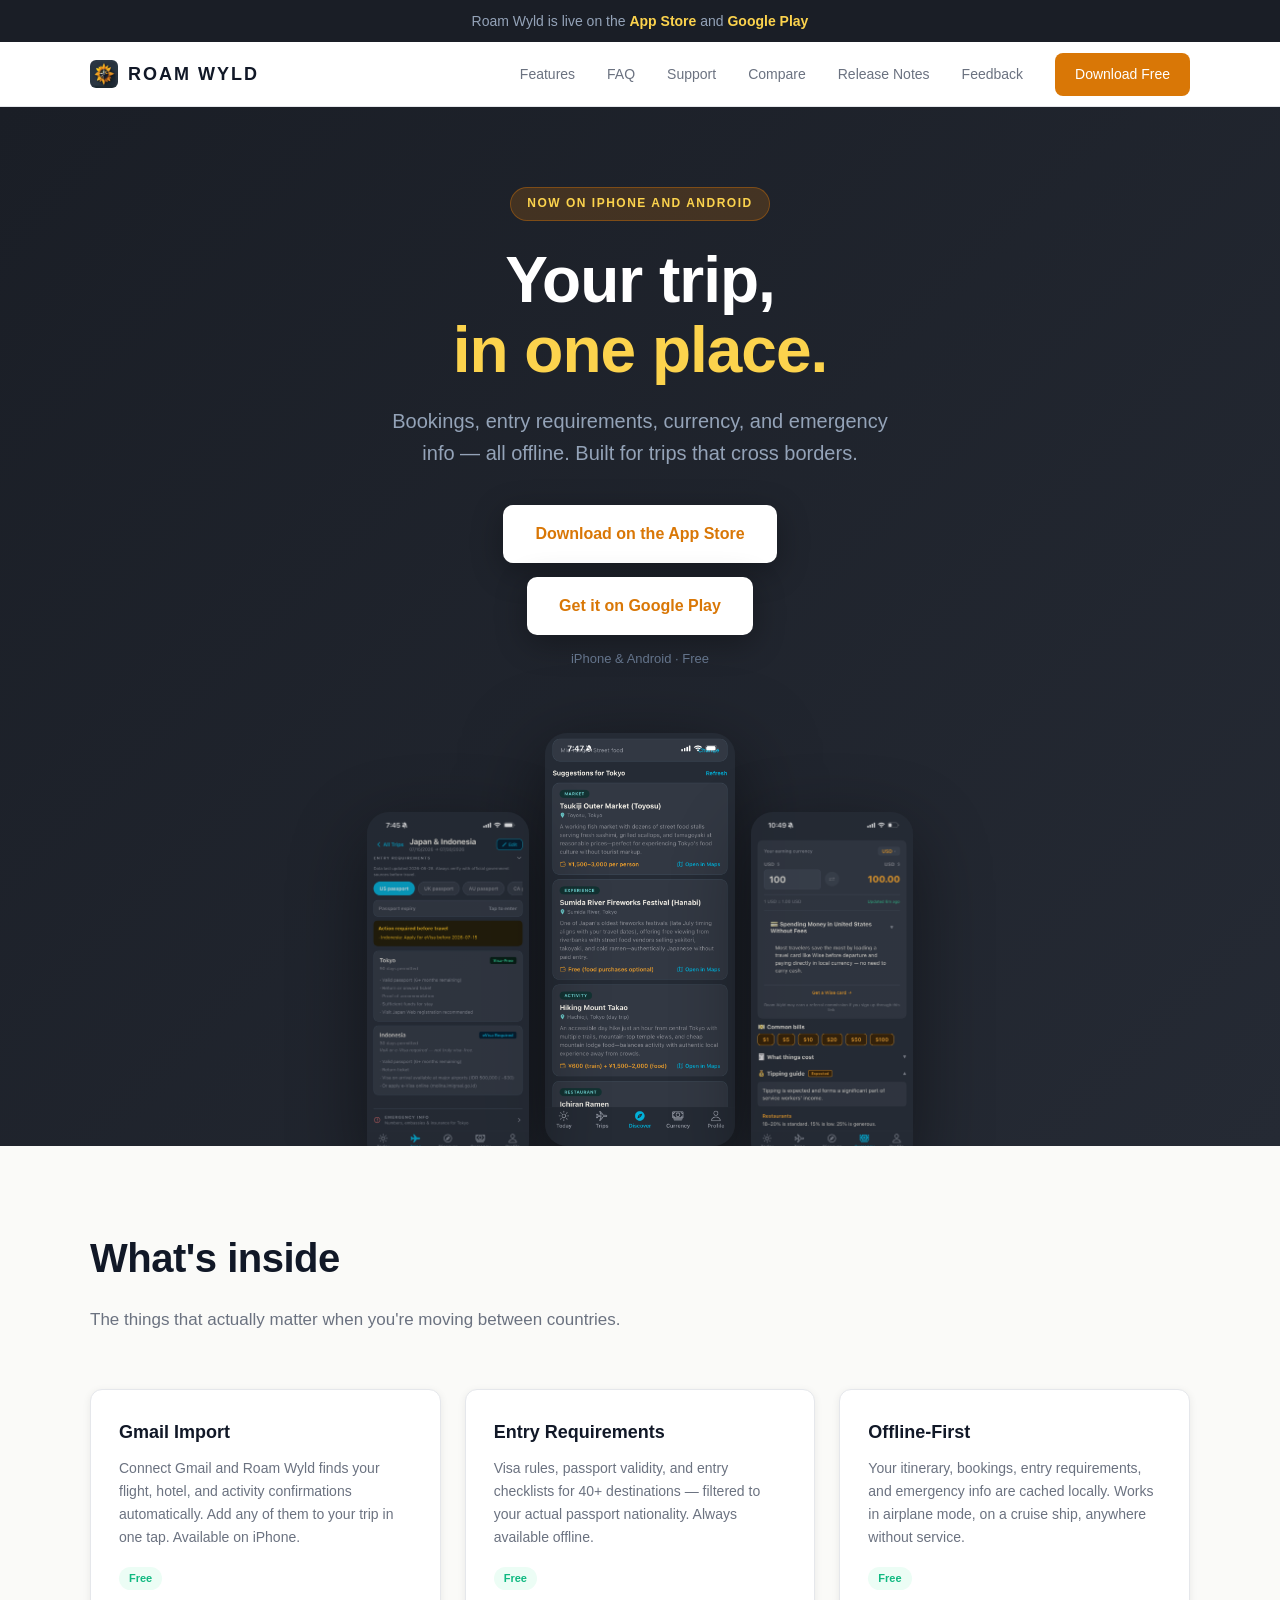
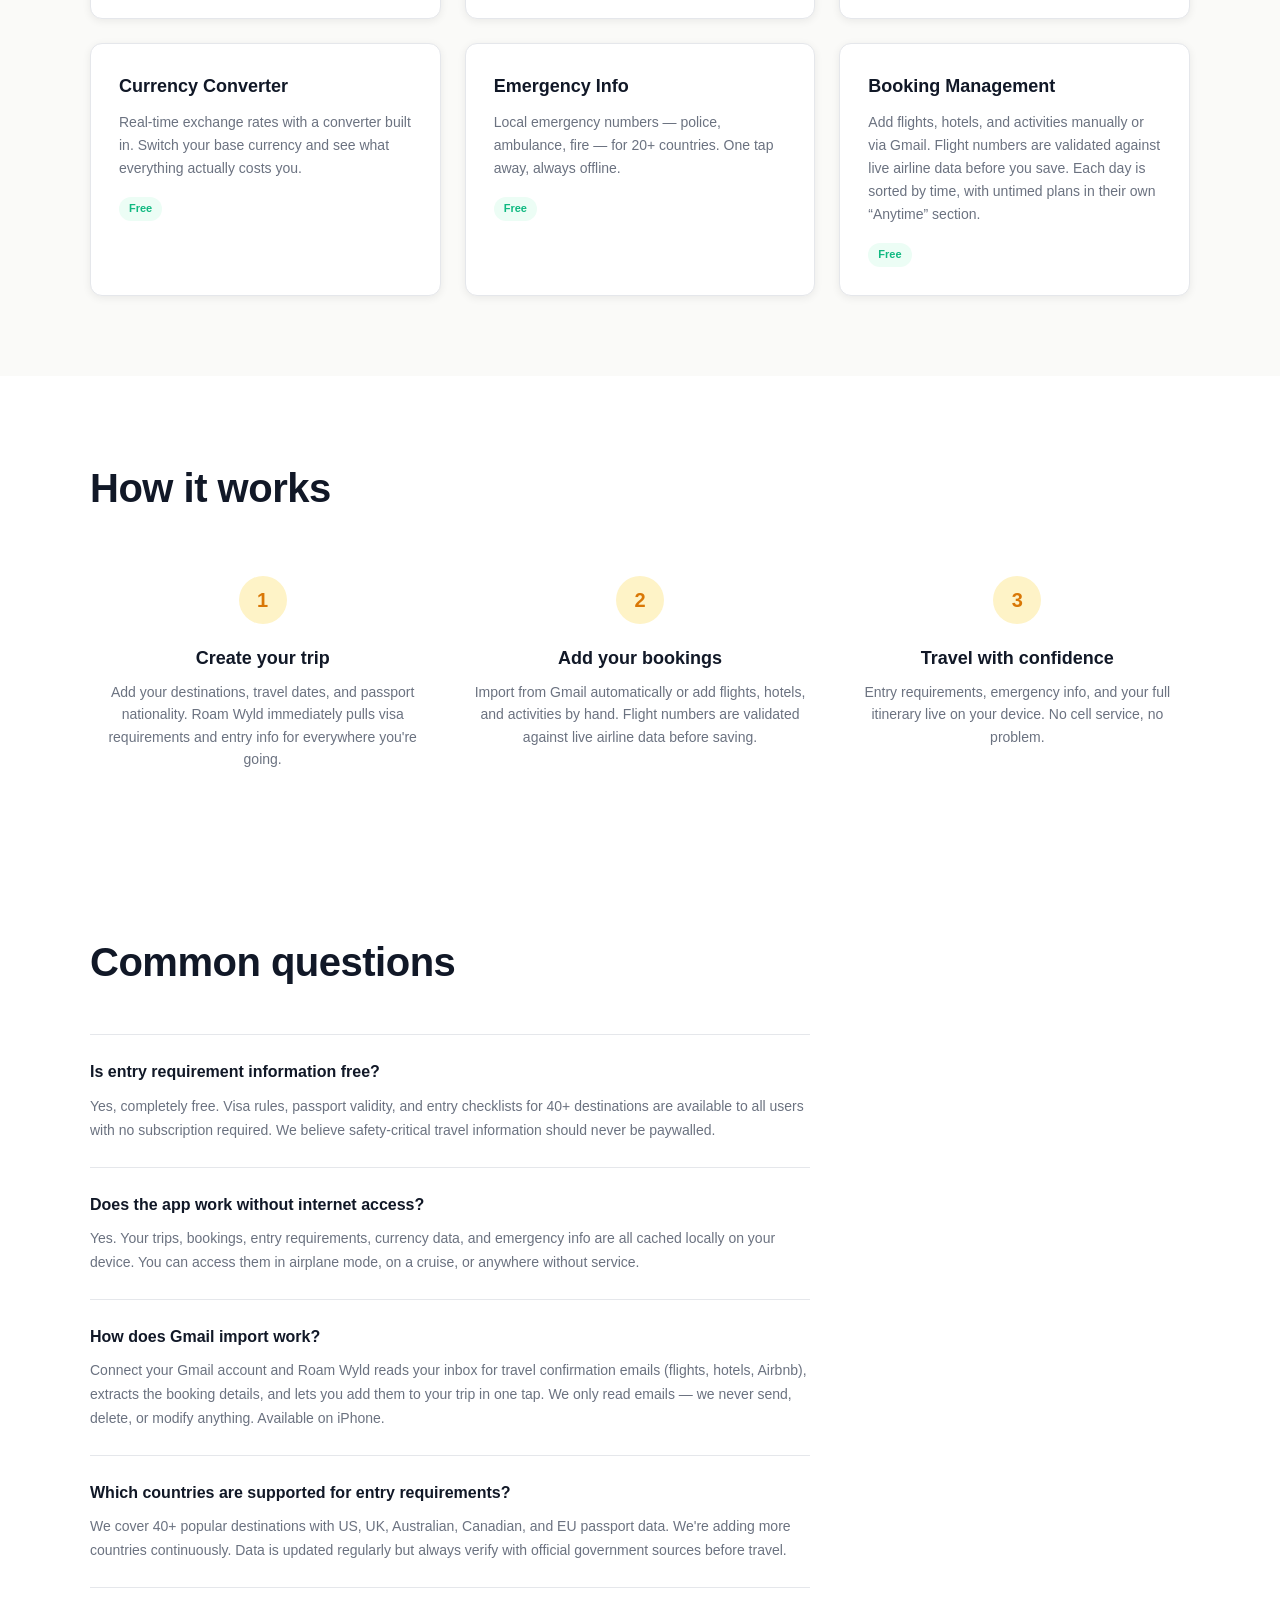
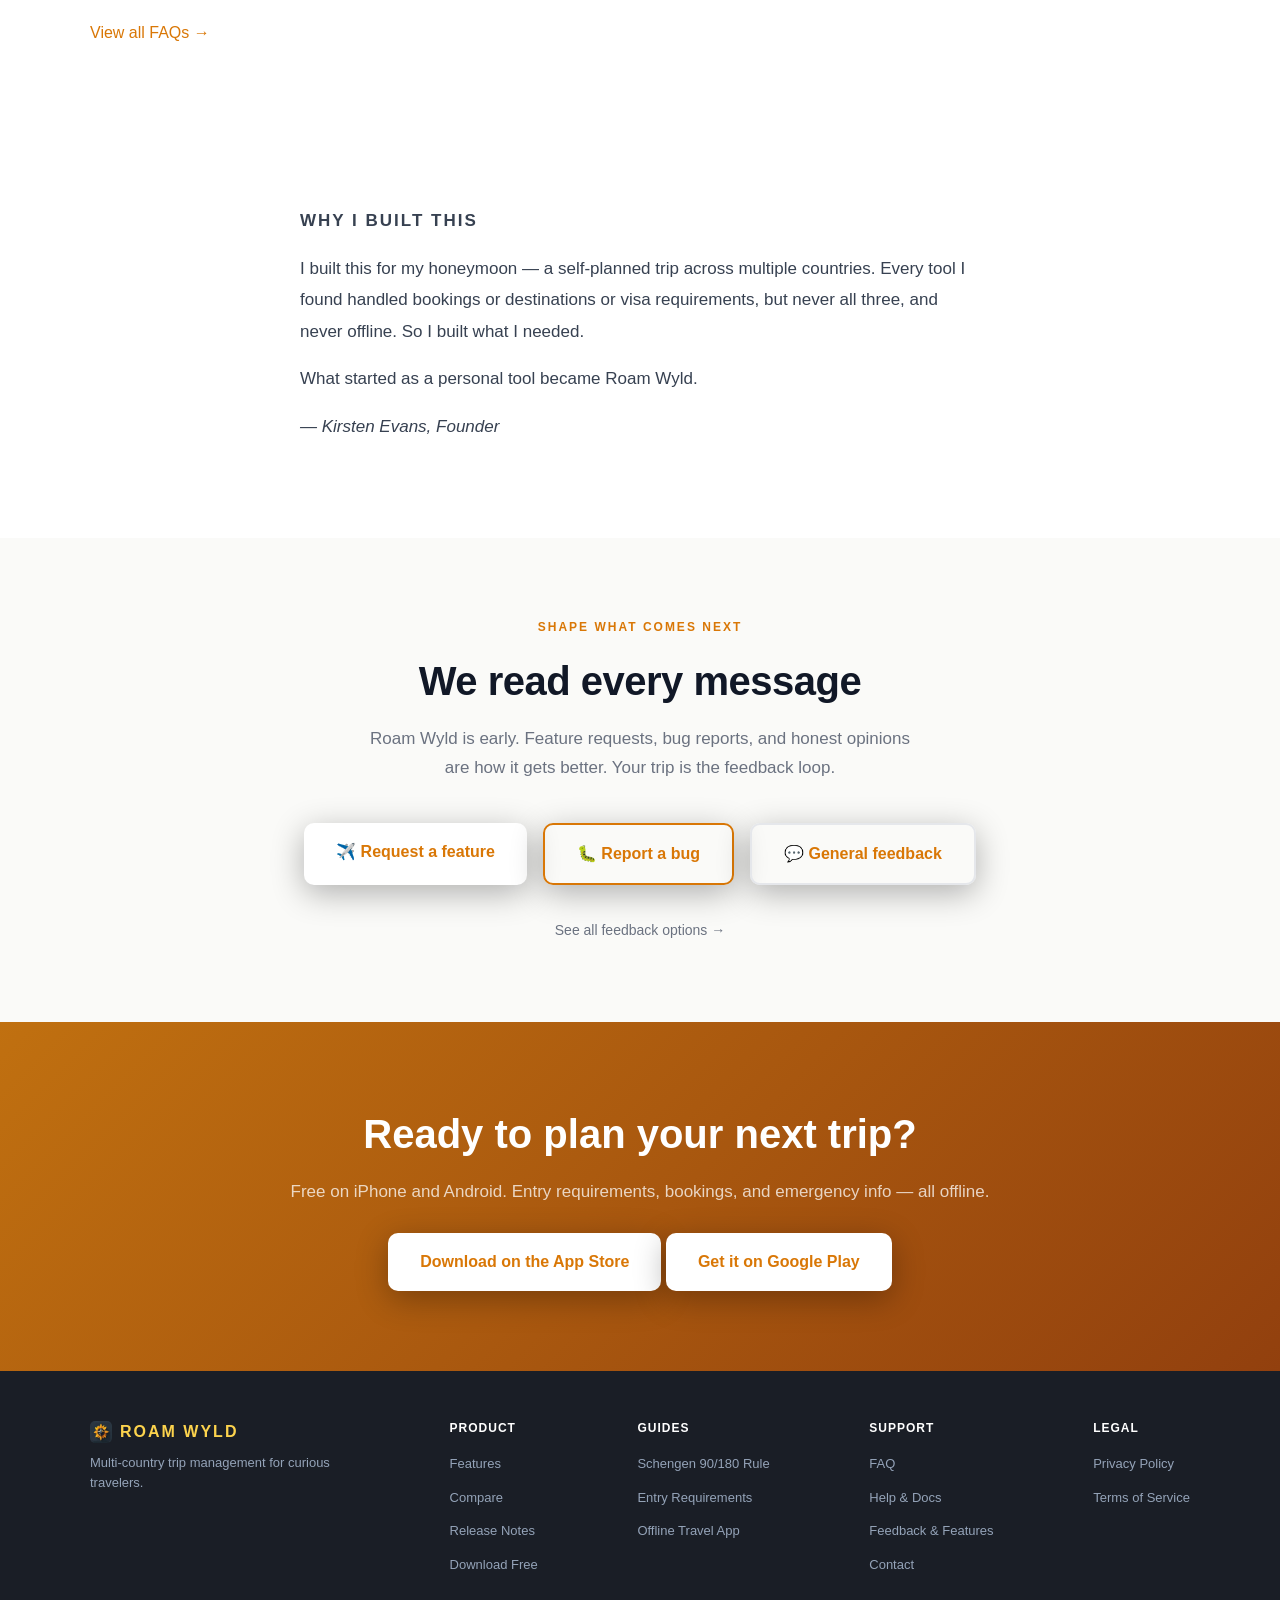
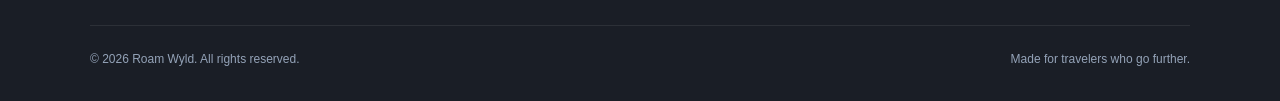
<file: index.html>
<!DOCTYPE html>
<html lang="en">
<head>
  <meta name="google-site-verification" content="FwUJiEMPP1fMOQ4BFvkXwyjw40jZPFWo5KTjLIu2YRo" />
  <meta charset="UTF-8" />
  <meta name="viewport" content="width=device-width, initial-scale=1.0" />
  <title>Roam Wyld — Your Trip, In One Place</title>
  <meta name="description" content="Bookings, entry requirements, currency, and emergency info &mdash; all offline. Built for trips that cross borders. Free on the App Store." />
  <meta property="og:title" content="Roam Wyld — Your Trip, In One Place" />
  <meta property="og:description" content="Bookings, entry requirements, currency, and emergency info &mdash; all offline. Built for trips that cross borders." />
  <meta property="og:type" content="website" />
  <meta property="og:url" content="https://roamwyld.app" />
  <meta property="og:image" content="https://roamwyld.app/ss-02.png" />
  <link rel="stylesheet" href="style.css" />
  <link rel="icon" type="image/png" href="icon.png" />
  <script>
    !function(t,e){var o,n,p,r;e.__SV||(window.posthog=e,e._i=[],e.init=function(i,s,a){function g(t,e){var o=e.split(".");2==o.length&&(t=t[o[0]],e=o[1]);t[e]=function(){t.push([e].concat(Array.prototype.slice.call(arguments,0)))}}(p=t.createElement("script")).type="text/javascript",p.crossOrigin="anonymous",p.async=!0,p.src=s.api_host.replace(".i.posthog.com","-assets.i.posthog.com")+"/static/array.js",(r=t.getElementsByTagName("script")[0]).parentNode.insertBefore(p,r);var u=e;for(void 0!==a?u=e[a]=[]:a="posthog",u.people=u.people||[],u.toString=function(t){var e="posthog";return"posthog"!==a&&(e+="."+a),t||(e+=" (stub)"),e},u.people.toString=function(){return u.toString(1)+" (stub)"},o="capture identify alias people.set people.set_once set_config register register_once unregister opt_out_capturing has_opted_out_capturing opt_in_capturing reset isFeatureEnabled onFeatureFlags getFeatureFlag getFeatureFlagPayload reloadFeatureFlags group updateEarlyAccessFeatureEnrollment getEarlyAccessFeatures getActiveMatchingSurveys getSurveys onSessionId setPersonPropertiesForFlags".split(" "),n=0;n<o.length;n++)g(u,o[n]);e._i.push([i,s,a])},e.__SV=1)}(document,window.posthog||(window.posthog=[]));
    posthog.init('phc_uDBUoRnf2v2D2bRngUqBGKkCqaQuQaiWokRHupjGr9HW', {api_host: 'https://us.i.posthog.com', person_profiles: 'identified_only'})
  </script>
</head>
<body>

<div class="top-banner">
  Roam Wyld is live on the <a href="https://apps.apple.com/us/app/roam-wyld/id6774633699">App Store</a> and <a href="https://play.google.com/store/apps/details?id=app.roamwyld">Google Play</a>
</div>

<nav>
  <div class="nav-inner">
    <a href="/" class="nav-logo"><img src="icon.png" alt="" class="nav-icon" style="width:28px;height:28px;border-radius:6px;flex-shrink:0;" />ROAM WYLD</a>
    <div class="nav-links">
      <a href="#features" class="nav-link-hide">Features</a>
      <a href="faq.html" class="nav-link-hide">FAQ</a>
      <a href="support.html" class="nav-link-hide">Support</a>
      <a href="/compare.html" class="nav-link-hide">Compare</a>
      <a href="/release-notes.html" class="nav-link-hide">Release Notes</a>
      <a href="/feedback.html" class="nav-link-hide">Feedback</a>
      <a href="https://apps.apple.com/us/app/roam-wyld/id6774633699" class="nav-cta">Download Free</a>
    </div>
  </div>
</nav>

<!-- HERO -->
<section class="hero">
  <div class="hero-badge">Now on iPhone and Android</div>
  <h1>Your trip,<br><span>in one place.</span></h1>
  <p>Bookings, entry requirements, currency, and emergency info &mdash; all offline. Built for trips that cross borders.</p>

  <div class="hero-form" id="download">
    <a href="https://apps.apple.com/us/app/roam-wyld/id6774633699" class="btn-beta">Download on the App Store</a>
    <a href="https://play.google.com/store/apps/details?id=app.roamwyld" class="btn-beta">Get it on Google Play</a>
    <span class="hero-meta">iPhone &amp; Android &middot; Free</span>
  </div>

  <div class="screenshots-strip">
    <div class="screenshot-phone screenshot-secondary">
      <img src="ss-03.png" alt="Entry requirements for Japan" />
    </div>
    <div class="screenshot-phone screenshot-primary">
      <img src="ss-02.png" alt="Discover screen — Tokyo suggestions" />
    </div>
    <div class="screenshot-phone screenshot-secondary">
      <img src="ss-04.png" alt="Currency converter" />
    </div>
  </div>
</section>

<!-- FEATURES -->
<section class="features-bg" id="features">
  <div class="section-inner">
    <h2 class="section-title">What's inside</h2>
    <p class="section-sub">The things that actually matter when you're moving between countries.</p>

    <div class="features-grid">
      <div class="feature-card">
        <h3>Gmail Import</h3>
        <p>Connect Gmail and Roam Wyld finds your flight, hotel, and activity confirmations automatically. Add any of them to your trip in one tap. Available on iPhone.</p>
        <span class="feature-badge badge-free">Free</span>
      </div>
      <div class="feature-card">
        <h3>Entry Requirements</h3>
        <p>Visa rules, passport validity, and entry checklists for 40+ destinations &mdash; filtered to your actual passport nationality. Always available offline.</p>
        <span class="feature-badge badge-free">Free</span>
      </div>
      <div class="feature-card">
        <h3>Offline-First</h3>
        <p>Your itinerary, bookings, entry requirements, and emergency info are cached locally. Works in airplane mode, on a cruise ship, anywhere without service.</p>
        <span class="feature-badge badge-free">Free</span>
      </div>
      <div class="feature-card">
        <h3>Currency Converter</h3>
        <p>Real-time exchange rates with a converter built in. Switch your base currency and see what everything actually costs you.</p>
        <span class="feature-badge badge-free">Free</span>
      </div>
      <div class="feature-card">
        <h3>Emergency Info</h3>
        <p>Local emergency numbers &mdash; police, ambulance, fire &mdash; for 20+ countries. One tap away, always offline.</p>
        <span class="feature-badge badge-free">Free</span>
      </div>
      <div class="feature-card">
        <h3>Booking Management</h3>
        <p>Add flights, hotels, and activities manually or via Gmail. Flight numbers are validated against live airline data before you save. Each day is sorted by time, with untimed plans in their own &ldquo;Anytime&rdquo; section.</p>
        <span class="feature-badge badge-free">Free</span>
      </div>
    </div>
  </div>
</section>

<!-- HOW IT WORKS -->
<section>
  <div class="section-inner">
    <h2 class="section-title">How it works</h2>
    <div class="steps">
      <div class="step">
        <div class="step-number">1</div>
        <h3>Create your trip</h3>
        <p>Add your destinations, travel dates, and passport nationality. Roam Wyld immediately pulls visa requirements and entry info for everywhere you're going.</p>
      </div>
      <div class="step">
        <div class="step-number">2</div>
        <h3>Add your bookings</h3>
        <p>Import from Gmail automatically or add flights, hotels, and activities by hand. Flight numbers are validated against live airline data before saving.</p>
      </div>
      <div class="step">
        <div class="step-number">3</div>
        <h3>Travel with confidence</h3>
        <p>Entry requirements, emergency info, and your full itinerary live on your device. No cell service, no problem.</p>
      </div>
    </div>
  </div>
</section>


<!-- FAQ PREVIEW -->
<section>
  <div class="section-inner">
    <h2 class="section-title">Common questions</h2>
    <div class="faq-list">
      <div class="faq-item">
        <p class="faq-q">Is entry requirement information free?</p>
        <p class="faq-a">Yes, completely free. Visa rules, passport validity, and entry checklists for 40+ destinations are available to all users with no subscription required. We believe safety-critical travel information should never be paywalled.</p>
      </div>
      <div class="faq-item">
        <p class="faq-q">Does the app work without internet access?</p>
        <p class="faq-a">Yes. Your trips, bookings, entry requirements, currency data, and emergency info are all cached locally on your device. You can access them in airplane mode, on a cruise, or anywhere without service.</p>
      </div>
      <div class="faq-item">
        <p class="faq-q">How does Gmail import work?</p>
        <p class="faq-a">Connect your Gmail account and Roam Wyld reads your inbox for travel confirmation emails (flights, hotels, Airbnb), extracts the booking details, and lets you add them to your trip in one tap. We only read emails &mdash; we never send, delete, or modify anything. Available on iPhone.</p>
      </div>
      <div class="faq-item">
        <p class="faq-q">Which countries are supported for entry requirements?</p>
        <p class="faq-a">We cover 40+ popular destinations with US, UK, Australian, Canadian, and EU passport data. We're adding more countries continuously. Data is updated regularly but always verify with official government sources before travel.</p>
      </div>
    </div>
    <p style="margin-top:32px;"><a href="faq.html">View all FAQs &rarr;</a></p>
  </div>
</section>

<!-- FOUNDER -->
<section>
  <div class="section-inner founder-section">
    <p class="section-label">Why I built this</p>
    <p>
      I built this for my honeymoon &mdash; a self-planned trip across multiple countries. Every tool I found handled bookings or destinations or visa requirements, but never all three, and never offline. So I built what I needed.
    </p>
    <p>
      What started as a personal tool became Roam Wyld.
    </p>
    <p class="founder-sig">&mdash; Kirsten Evans, Founder</p>
  </div>
</section>

<!-- FEEDBACK -->
<section style="background: var(--bg-alt); padding: 80px 24px;">
  <div class="section-inner" style="max-width: 760px; text-align: center;">
    <p class="section-label">Shape what comes next</p>
    <h2 class="section-title" style="margin-bottom: 12px;">We read every message</h2>
    <p style="font-size: 17px; color: var(--text-muted); max-width: 560px; margin: 0 auto 40px; line-height: 1.7;">
      Roam Wyld is early. Feature requests, bug reports, and honest opinions
      are how it gets better. Your trip is the feedback loop.
    </p>
    <div style="display: flex; flex-wrap: wrap; justify-content: center; gap: 16px; margin-bottom: 32px;">
      <a href="mailto:support@roamwyld.app?subject=Feature Request&body=I'd love to see:%0D%0AThe problem it would solve:%0D%0AHow I'd use it:" class="btn-beta">✈️ Request a feature</a>
      <a href="mailto:support@roamwyld.app?subject=Bug Report&body=App version:%0D%0AWhat I did:%0D%0AWhat happened:%0D%0AWhat I expected:" class="btn-beta" style="background: transparent; border: 2px solid var(--primary); color: var(--primary);">🐛 Report a bug</a>
      <a href="mailto:support@roamwyld.app?subject=Feedback" class="btn-beta" style="background: transparent; border: 2px solid var(--border); color: var(--text-muted);">💬 General feedback</a>
    </div>
    <a href="feedback.html" style="font-size: 14px; color: var(--text-muted);">See all feedback options →</a>
  </div>
</section>

<!-- CTA BAND -->
<div class="cta-band">
  <h2>Ready to plan your next trip?</h2>
  <p>Free on iPhone and Android. Entry requirements, bookings, and emergency info &mdash; all offline.</p>
  <a href="https://apps.apple.com/us/app/roam-wyld/id6774633699" class="btn-beta btn-beta-white">Download on the App Store</a>
  <a href="https://play.google.com/store/apps/details?id=app.roamwyld" class="btn-beta btn-beta-white">Get it on Google Play</a>
</div>

<footer>
  <div class="footer-inner">
    <div class="footer-top">
      <div class="footer-brand">
        <div class="logo" style="display:flex;align-items:center;gap:8px;"><img src="icon.png" alt="" style="width:22px;height:22px;border-radius:5px;" />ROAM WYLD</div>
        <p>Multi-country trip management for curious travelers.</p>
      </div>
      <div class="footer-links">
        <h4>Product</h4>
        <ul>
          <li><a href="#features">Features</a></li>
          <li><a href="compare.html">Compare</a></li>
          <li><a href="release-notes.html">Release Notes</a></li>
          <li><a href="https://apps.apple.com/us/app/roam-wyld/id6774633699">Download Free</a></li>
        </ul>
      </div>
      <div class="footer-links">
        <h4>Guides</h4>
        <ul>
          <li><a href="/schengen.html">Schengen 90/180 Rule</a></li>
          <li><a href="/entry-requirements.html">Entry Requirements</a></li>
          <li><a href="/offline-travel-app.html">Offline Travel App</a></li>
        </ul>
      </div>
      <div class="footer-links">
        <h4>Support</h4>
        <ul>
          <li><a href="faq.html">FAQ</a></li>
          <li><a href="support.html">Help &amp; Docs</a></li>
          <li><a href="feedback.html">Feedback &amp; Features</a></li>
          <li><a href="mailto:support@roamwyld.app">Contact</a></li>
        </ul>
      </div>
      <div class="footer-links">
        <h4>Legal</h4>
        <ul>
          <li><a href="privacy.html">Privacy Policy</a></li>
          <li><a href="terms.html">Terms of Service</a></li>
        </ul>
      </div>
    </div>
    <div class="footer-bottom">
      <span>&copy; 2026 Roam Wyld. All rights reserved.</span>
      <span>Made for travelers who go further.</span>
    </div>
  </div>
</footer>


</body>
</html>
</file>
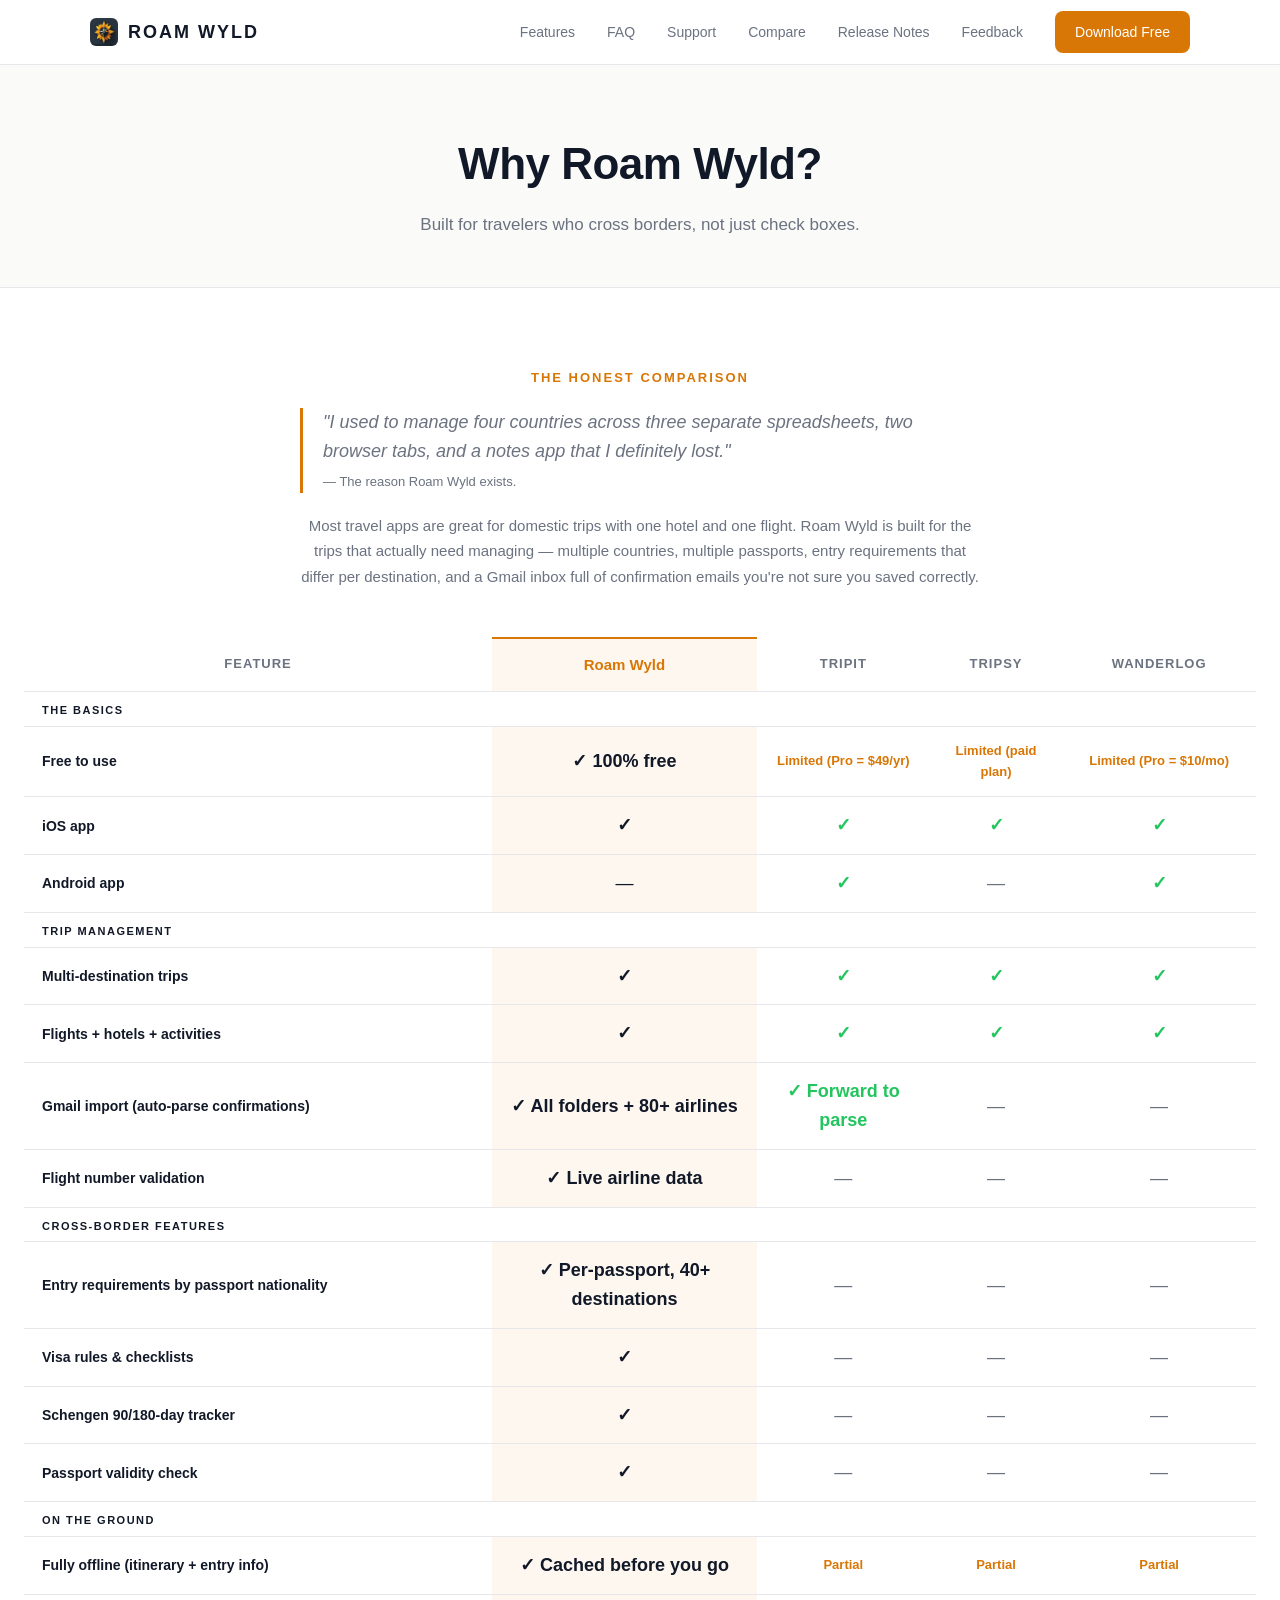
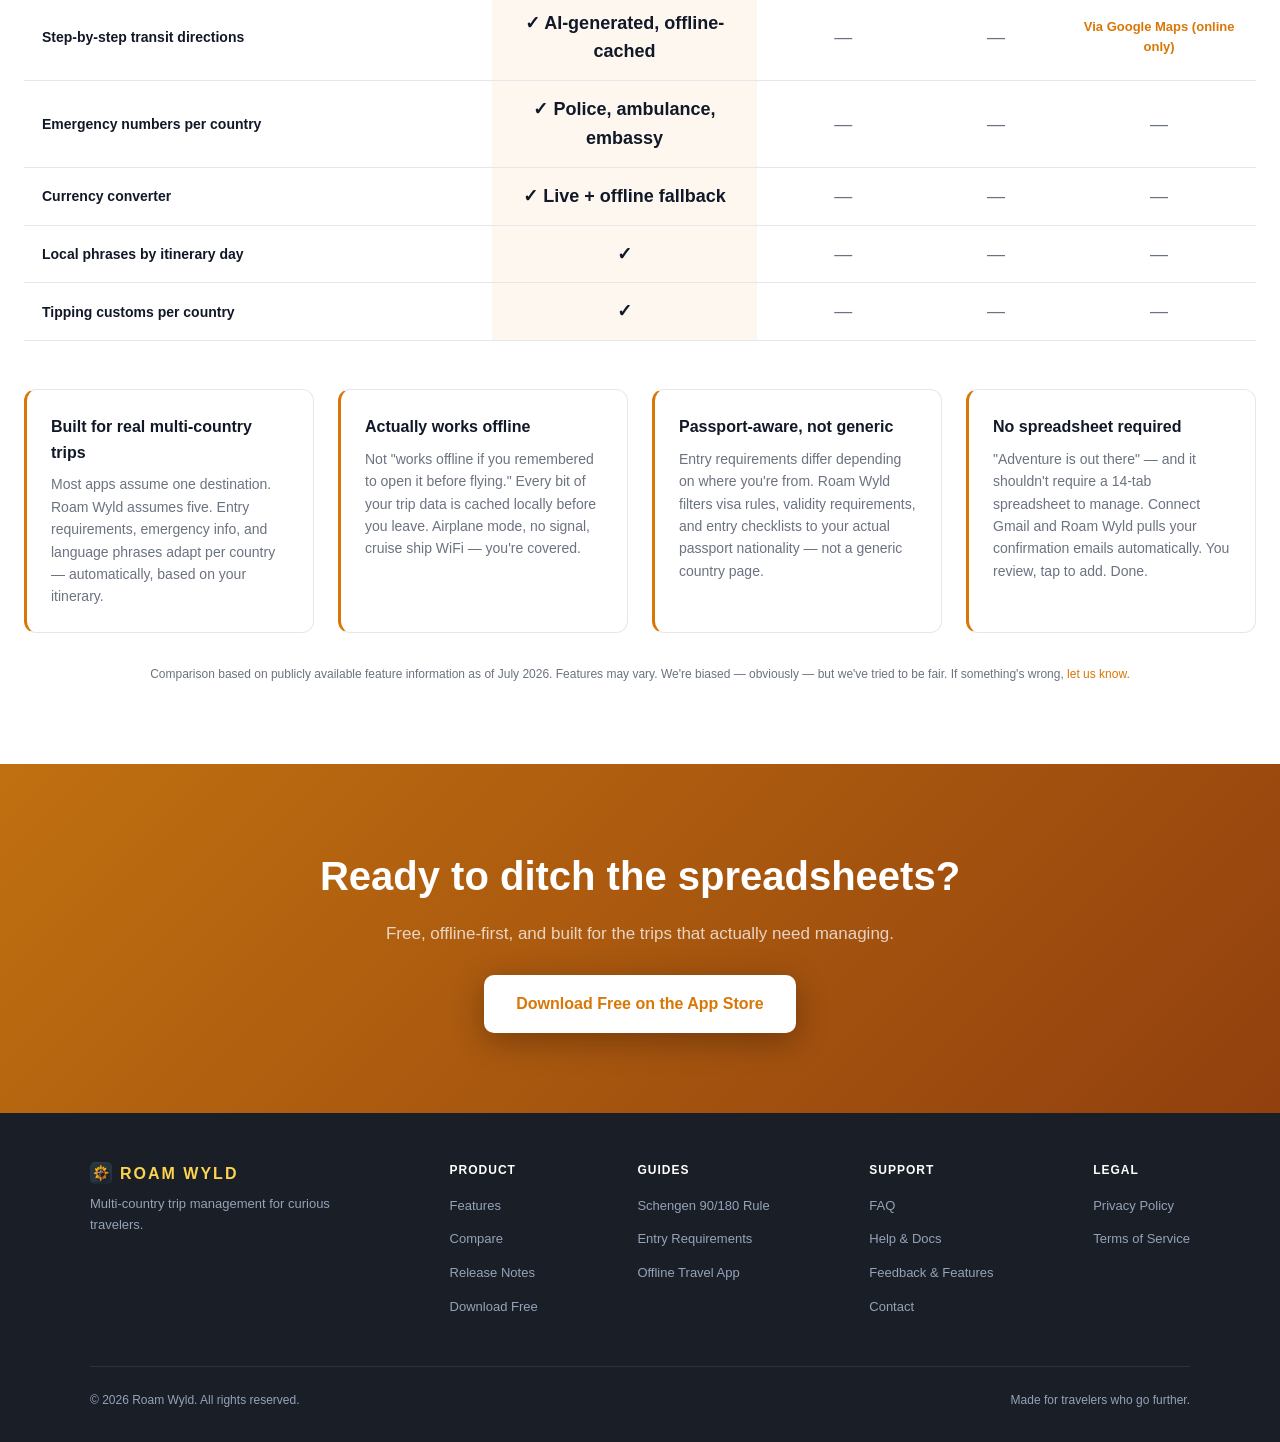
<file: compare.html>
<!DOCTYPE html>
<html lang="en">
<head>
  <meta charset="UTF-8" />
  <meta name="viewport" content="width=device-width, initial-scale=1.0" />
  <title>Roam Wyld vs TripIt, Tripsy &amp; Wanderlog — Why Roam Wyld?</title>
  <meta name="description" content="How does Roam Wyld compare to TripIt, Tripsy, and Wanderlog? See the full feature breakdown — entry requirements, offline access, Gmail import, and more." />
  <link rel="stylesheet" href="style.css" />
  <link rel="icon" type="image/png" href="icon.png" />
  <script>
    !function(t,e){var o,n,p,r;e.__SV||(window.posthog=e,e._i=[],e.init=function(i,s,a){function g(t,e){var o=e.split(".");2==o.length&&(t=t[o[0]],e=o[1]);t[e]=function(){t.push([e].concat(Array.prototype.slice.call(arguments,0)))}}(p=t.createElement("script")).type="text/javascript",p.crossOrigin="anonymous",p.async=!0,p.src=s.api_host.replace(".i.posthog.com","-assets.i.posthog.com")+"/static/array.js",(r=t.getElementsByTagName("script")[0]).parentNode.insertBefore(p,r);var u=e;for(void 0!==a?u=e[a]=[]:a="posthog",u.people=u.people||[],u.toString=function(t){var e="posthog";return"posthog"!==a&&(e+="."+a),t||(e+=" (stub)"),e},u.people.toString=function(){return u.toString(1)+" (stub)"},o="capture identify alias people.set people.set_once set_config register register_once unregister opt_out_capturing has_opted_out_capturing opt_in_capturing reset isFeatureEnabled onFeatureFlags getFeatureFlag getFeatureFlagPayload reloadFeatureFlags group updateEarlyAccessFeatureEnrollment getEarlyAccessFeatures getActiveMatchingSurveys getSurveys onSessionId setPersonPropertiesForFlags".split(" "),n=0;n<o.length;n++)g(u,o[n]);e._i.push([i,s,a])},e.__SV=1)}(document,window.posthog||(window.posthog=[]));
    posthog.init('phc_uDBUoRnf2v2D2bRngUqBGKkCqaQuQaiWokRHupjGr9HW', {api_host: 'https://us.i.posthog.com', person_profiles: 'identified_only'})
  </script>
  <style>
    .compare-intro {
      max-width: 680px;
      margin: 0 auto 48px;
      text-align: center;
    }
    .compare-intro .tagline {
      font-size: 13px;
      font-weight: 700;
      letter-spacing: 2px;
      text-transform: uppercase;
      color: var(--primary);
      margin-bottom: 12px;
    }
    .compare-intro blockquote {
      font-size: 18px;
      font-style: italic;
      color: var(--text-muted);
      border-left: 3px solid var(--primary);
      padding-left: 20px;
      margin: 20px 0;
      text-align: left;
    }
    .compare-intro blockquote cite { font-size: 13px; font-style: normal; color: var(--text-muted); display: block; margin-top: 6px; }

    .compare-table-wrap { overflow-x: auto; }
    .compare-table {
      width: 100%;
      border-collapse: collapse;
      font-size: 14px;
    }
    .compare-table th, .compare-table td {
      padding: 14px 18px;
      text-align: center;
      border-bottom: 1px solid var(--border);
    }
    .compare-table th { font-weight: 700; font-size: 13px; color: var(--text-muted); text-transform: uppercase; letter-spacing: 1px; }
    .compare-table td:first-child { text-align: left; font-weight: 600; color: var(--text); width: 38%; }
    .compare-table th:nth-child(2), .compare-table td:nth-child(2) {
      background: rgba(217,119,6,0.06);
      color: var(--text);
    }
    .compare-table th:nth-child(2) { border-top: 2px solid var(--primary); }
    .compare-table th:nth-child(2) span { display: block; color: var(--primary); font-size: 15px; font-weight: 900; text-transform: none; letter-spacing: 0; }
    .compare-table tbody tr:hover td { background: var(--surface); }
    .compare-table tbody tr:hover td:nth-child(2) { background: rgba(217,119,6,0.1); }
    .check { color: #22c55e; font-size: 18px; font-weight: 700; }
    .cross { color: #6b7280; font-size: 18px; }
    .partial { color: var(--primary); font-size: 13px; font-weight: 600; }
    .row-section td {
      background: var(--surface);
      font-size: 11px;
      text-transform: uppercase;
      letter-spacing: 1.5px;
      font-weight: 700;
      color: var(--text-muted);
      padding: 10px 18px 6px;
    }

    .differentiator-list {
      display: grid;
      grid-template-columns: repeat(auto-fit, minmax(260px, 1fr));
      gap: 24px;
      margin-top: 48px;
    }
    .diff-card {
      background: var(--surface);
      border: 1px solid var(--border);
      border-left: 3px solid var(--primary);
      border-radius: 12px;
      padding: 24px;
    }
    .diff-card h3 { font-size: 16px; font-weight: 800; color: var(--text); margin: 0 0 8px; }
    .diff-card p { font-size: 14px; color: var(--text-muted); line-height: 1.6; margin: 0; }

    .disclaimer { font-size: 12px; color: var(--text-muted); text-align: center; margin-top: 32px; line-height: 1.6; }
  </style>
</head>
<body>

<nav>
  <div class="nav-inner">
    <a href="/" class="nav-logo"><img src="icon.png" alt="" class="nav-icon" style="width:28px;height:28px;border-radius:6px;flex-shrink:0;" />ROAM WYLD</a>
    <div class="nav-links">
      <a href="/#features" class="nav-link-hide">Features</a>
      <a href="faq.html" class="nav-link-hide">FAQ</a>
      <a href="support.html" class="nav-link-hide">Support</a>
      <a href="/compare.html" class="nav-link-hide">Compare</a>
      <a href="/release-notes.html" class="nav-link-hide">Release Notes</a>
      <a href="/feedback.html" class="nav-link-hide">Feedback</a>
      <a href="https://apps.apple.com/us/app/roam-wyld/id6774633699" class="nav-cta">Download Free</a>
    </div>
  </div>
</nav>

<div class="page-hero">
  <h1>Why Roam Wyld?</h1>
  <p>Built for travelers who cross borders, not just check boxes.</p>
</div>

<section>
  <div class="compare-intro">
    <div class="tagline">The honest comparison</div>
    <blockquote>
      "I used to manage four countries across three separate spreadsheets, two browser tabs, and a notes app that I definitely lost."
      <cite>— The reason Roam Wyld exists.</cite>
    </blockquote>
    <p style="font-size:15px;color:var(--text-muted);line-height:1.7;">Most travel apps are great for domestic trips with one hotel and one flight. Roam Wyld is built for the trips that actually need managing — multiple countries, multiple passports, entry requirements that differ per destination, and a Gmail inbox full of confirmation emails you're not sure you saved correctly.</p>
  </div>

  <div class="compare-table-wrap">
    <table class="compare-table">
      <thead>
        <tr>
          <th>Feature</th>
          <th><span>Roam Wyld</span></th>
          <th>TripIt</th>
          <th>Tripsy</th>
          <th>Wanderlog</th>
        </tr>
      </thead>
      <tbody>

        <tr class="row-section"><td colspan="5">The basics</td></tr>
        <tr>
          <td>Free to use</td>
          <td class="check">✓ 100% free</td>
          <td class="partial">Limited (Pro = $49/yr)</td>
          <td class="partial">Limited (paid plan)</td>
          <td class="partial">Limited (Pro = $10/mo)</td>
        </tr>
        <tr>
          <td>iOS app</td>
          <td class="check">✓</td>
          <td class="check">✓</td>
          <td class="check">✓</td>
          <td class="check">✓</td>
        </tr>
        <tr>
          <td>Android app</td>
          <td class="cross">—</td>
          <td class="check">✓</td>
          <td class="cross">—</td>
          <td class="check">✓</td>
        </tr>

        <tr class="row-section"><td colspan="5">Trip management</td></tr>
        <tr>
          <td>Multi-destination trips</td>
          <td class="check">✓</td>
          <td class="check">✓</td>
          <td class="check">✓</td>
          <td class="check">✓</td>
        </tr>
        <tr>
          <td>Flights + hotels + activities</td>
          <td class="check">✓</td>
          <td class="check">✓</td>
          <td class="check">✓</td>
          <td class="check">✓</td>
        </tr>
        <tr>
          <td>Gmail import (auto-parse confirmations)</td>
          <td class="check">✓ All folders + 80+ airlines</td>
          <td class="check">✓ Forward to parse</td>
          <td class="cross">—</td>
          <td class="cross">—</td>
        </tr>
        <tr>
          <td>Flight number validation</td>
          <td class="check">✓ Live airline data</td>
          <td class="cross">—</td>
          <td class="cross">—</td>
          <td class="cross">—</td>
        </tr>

        <tr class="row-section"><td colspan="5">Cross-border features</td></tr>
        <tr>
          <td>Entry requirements by passport nationality</td>
          <td class="check">✓ Per-passport, 40+ destinations</td>
          <td class="cross">—</td>
          <td class="cross">—</td>
          <td class="cross">—</td>
        </tr>
        <tr>
          <td>Visa rules &amp; checklists</td>
          <td class="check">✓</td>
          <td class="cross">—</td>
          <td class="cross">—</td>
          <td class="cross">—</td>
        </tr>
        <tr>
          <td>Schengen 90/180-day tracker</td>
          <td class="check">✓</td>
          <td class="cross">—</td>
          <td class="cross">—</td>
          <td class="cross">—</td>
        </tr>
        <tr>
          <td>Passport validity check</td>
          <td class="check">✓</td>
          <td class="cross">—</td>
          <td class="cross">—</td>
          <td class="cross">—</td>
        </tr>

        <tr class="row-section"><td colspan="5">On the ground</td></tr>
        <tr>
          <td>Fully offline (itinerary + entry info)</td>
          <td class="check">✓ Cached before you go</td>
          <td class="partial">Partial</td>
          <td class="partial">Partial</td>
          <td class="partial">Partial</td>
        </tr>
        <tr>
          <td>Step-by-step transit directions</td>
          <td class="check">✓ AI-generated, offline-cached</td>
          <td class="cross">—</td>
          <td class="cross">—</td>
          <td class="partial">Via Google Maps (online only)</td>
        </tr>
        <tr>
          <td>Emergency numbers per country</td>
          <td class="check">✓ Police, ambulance, embassy</td>
          <td class="cross">—</td>
          <td class="cross">—</td>
          <td class="cross">—</td>
        </tr>
        <tr>
          <td>Currency converter</td>
          <td class="check">✓ Live + offline fallback</td>
          <td class="cross">—</td>
          <td class="cross">—</td>
          <td class="cross">—</td>
        </tr>
        <tr>
          <td>Local phrases by itinerary day</td>
          <td class="check">✓</td>
          <td class="cross">—</td>
          <td class="cross">—</td>
          <td class="cross">—</td>
        </tr>
        <tr>
          <td>Tipping customs per country</td>
          <td class="check">✓</td>
          <td class="cross">—</td>
          <td class="cross">—</td>
          <td class="cross">—</td>
        </tr>

      </tbody>
    </table>
  </div>

  <div class="differentiator-list">
    <div class="diff-card">
      <h3>Built for real multi-country trips</h3>
      <p>Most apps assume one destination. Roam Wyld assumes five. Entry requirements, emergency info, and language phrases adapt per country — automatically, based on your itinerary.</p>
    </div>
    <div class="diff-card">
      <h3>Actually works offline</h3>
      <p>Not "works offline if you remembered to open it before flying." Every bit of your trip data is cached locally before you leave. Airplane mode, no signal, cruise ship WiFi — you're covered.</p>
    </div>
    <div class="diff-card">
      <h3>Passport-aware, not generic</h3>
      <p>Entry requirements differ depending on where you're from. Roam Wyld filters visa rules, validity requirements, and entry checklists to your actual passport nationality — not a generic country page.</p>
    </div>
    <div class="diff-card">
      <h3>No spreadsheet required</h3>
      <p>"Adventure is out there" — and it shouldn't require a 14-tab spreadsheet to manage. Connect Gmail and Roam Wyld pulls your confirmation emails automatically. You review, tap to add. Done.</p>
    </div>
  </div>

  <p class="disclaimer">Comparison based on publicly available feature information as of July 2026. Features may vary. We're biased — obviously — but we've tried to be fair. If something's wrong, <a href="mailto:support@roamwyld.app">let us know</a>.</p>
</section>

<div class="cta-band">
  <h2>Ready to ditch the spreadsheets?</h2>
  <p>Free, offline-first, and built for the trips that actually need managing.</p>
  <a href="https://apps.apple.com/us/app/roam-wyld/id6774633699" class="btn-beta btn-beta-white">Download Free on the App Store</a>
</div>

<footer>
  <div class="footer-inner">
    <div class="footer-top">
      <div class="footer-brand">
        <div class="logo" style="display:flex;align-items:center;gap:8px;"><img src="icon.png" alt="" style="width:22px;height:22px;border-radius:5px;" />ROAM WYLD</div>
        <p>Multi-country trip management for curious travelers.</p>
      </div>
      <div class="footer-links">
        <h4>Product</h4>
        <ul>
          <li><a href="/#features">Features</a></li>
          <li><a href="compare.html">Compare</a></li>
          <li><a href="release-notes.html">Release Notes</a></li>
          <li><a href="https://apps.apple.com/us/app/roam-wyld/id6774633699">Download Free</a></li>
        </ul>
      </div>
      <div class="footer-links">
        <h4>Guides</h4>
        <ul>
          <li><a href="/schengen.html">Schengen 90/180 Rule</a></li>
          <li><a href="/entry-requirements.html">Entry Requirements</a></li>
          <li><a href="/offline-travel-app.html">Offline Travel App</a></li>
        </ul>
      </div>
      <div class="footer-links">
        <h4>Support</h4>
        <ul>
          <li><a href="faq.html">FAQ</a></li>
          <li><a href="support.html">Help &amp; Docs</a></li>
          <li><a href="feedback.html">Feedback &amp; Features</a></li>
          <li><a href="mailto:support@roamwyld.app">Contact</a></li>
        </ul>
      </div>
      <div class="footer-links">
        <h4>Legal</h4>
        <ul>
          <li><a href="privacy.html">Privacy Policy</a></li>
          <li><a href="terms.html">Terms of Service</a></li>
        </ul>
      </div>
    </div>
    <div class="footer-bottom">
      <span>&copy; 2026 Roam Wyld. All rights reserved.</span>
      <span>Made for travelers who go further.</span>
    </div>
  </div>
</footer>

</body>
</html>
</file>
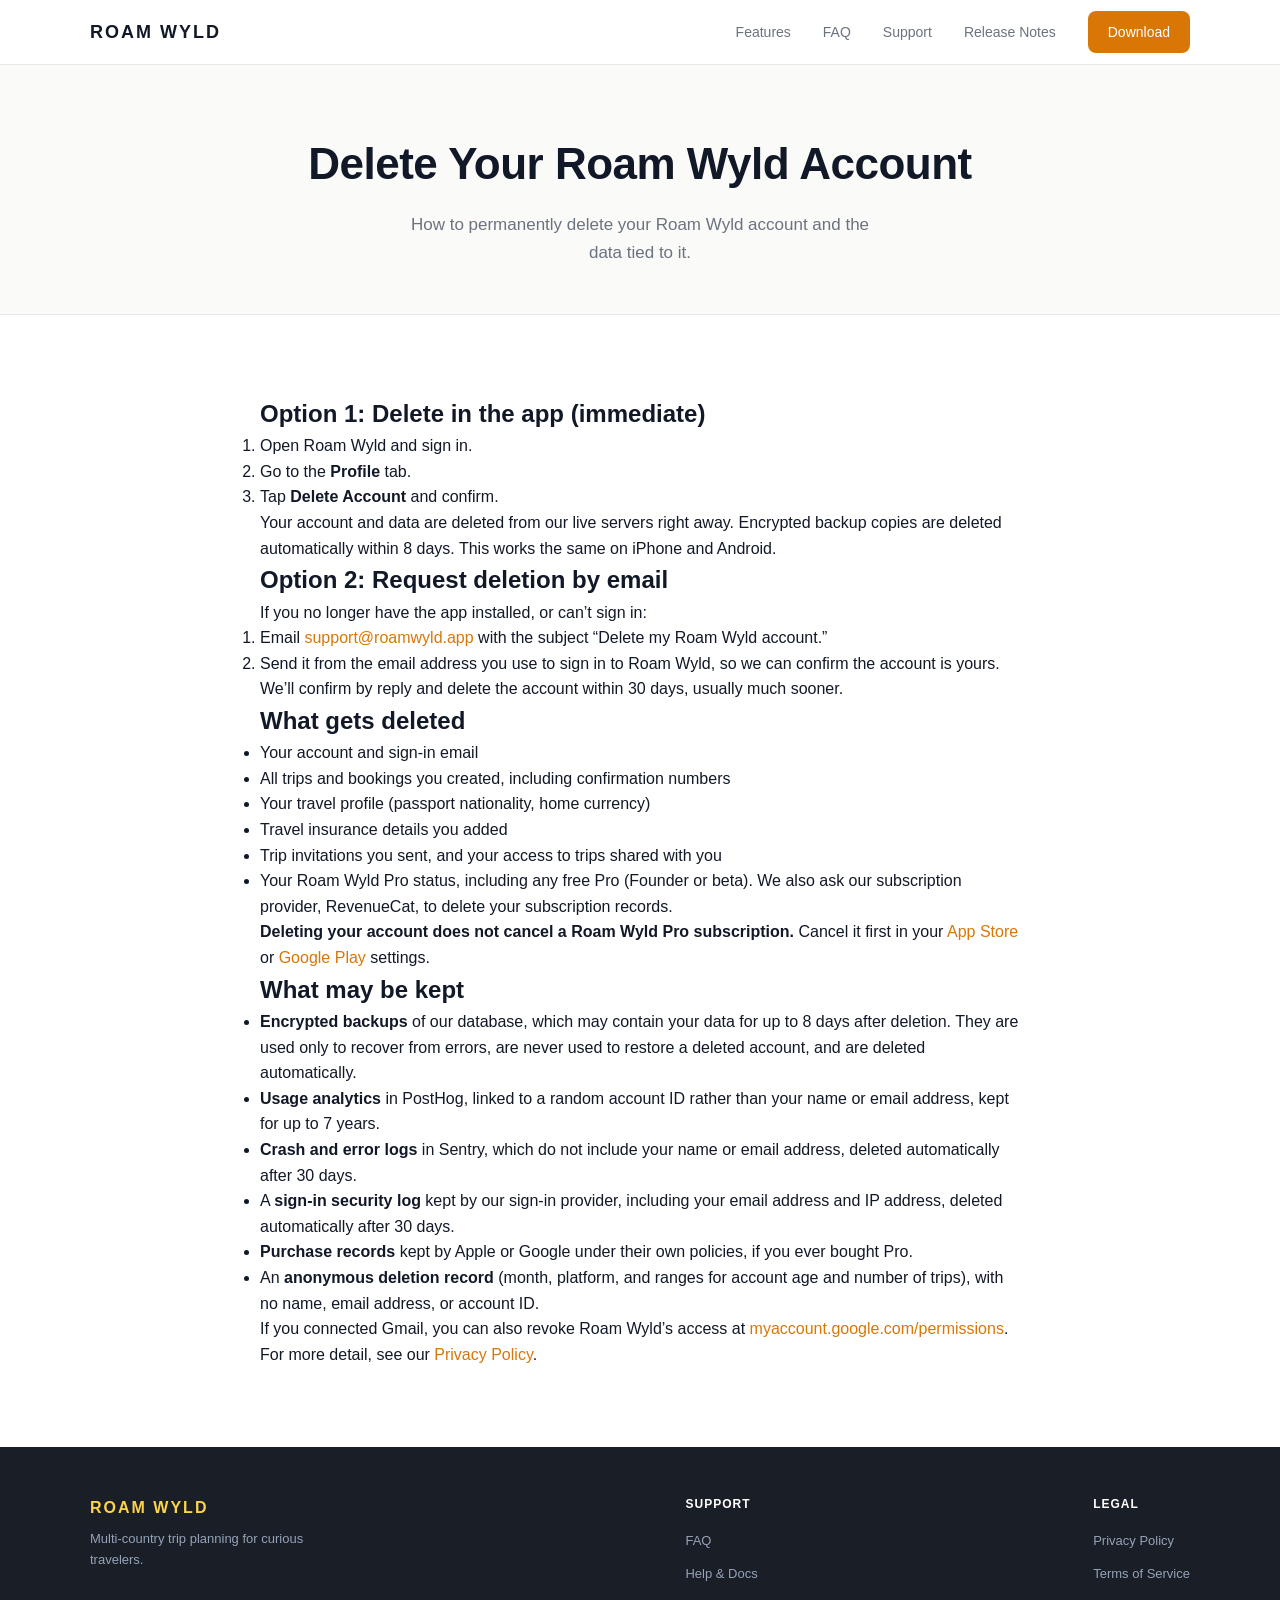
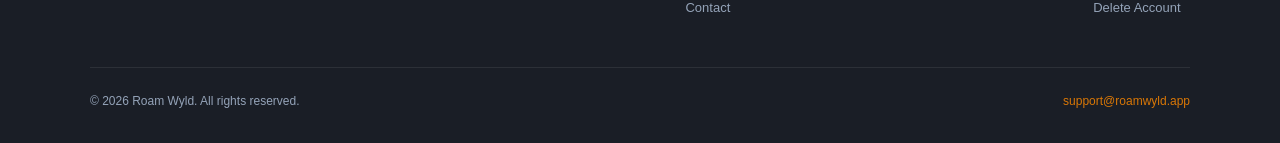
<file: delete-account.html>
<!DOCTYPE html>
<html lang="en">
<head>
  <meta charset="UTF-8" />
  <meta name="viewport" content="width=device-width, initial-scale=1.0" />
  <title>Delete Your Account — Roam Wyld</title>
  <meta name="description" content="How to delete your Roam Wyld account and data, in the app or by email request." />
  <link rel="stylesheet" href="style.css" />
  <link rel="icon" type="image/png" href="icon.png" />
</head>
<body>

<nav>
  <div class="nav-inner">
    <a href="/" class="nav-logo">ROAM WYLD</a>
    <div class="nav-links">
      <a href="/#features" class="nav-link-hide">Features</a>
      <a href="faq.html" class="nav-link-hide">FAQ</a>
      <a href="support.html">Support</a>
      <a href="/release-notes.html" class="nav-link-hide">Release Notes</a>
      <a href="/#download" class="nav-cta">Download</a>
    </div>
  </div>
</nav>

<div class="page-hero">
  <h1>Delete Your Roam Wyld Account</h1>
  <p>How to permanently delete your Roam Wyld account and the data tied to it.</p>
</div>

<section>
  <div class="section-inner" style="max-width:760px;">

    <h2>Option 1: Delete in the app (immediate)</h2>
    <ol>
      <li>Open Roam Wyld and sign in.</li>
      <li>Go to the <strong>Profile</strong> tab.</li>
      <li>Tap <strong>Delete Account</strong> and confirm.</li>
    </ol>
    <p>Your account and data are deleted from our live servers right away. Encrypted backup copies are deleted automatically within 8 days. This works the same on iPhone and Android.</p>

    <h2>Option 2: Request deletion by email</h2>
    <p>If you no longer have the app installed, or can&rsquo;t sign in:</p>
    <ol>
      <li>Email <a href="mailto:support@roamwyld.app?subject=Delete%20my%20Roam%20Wyld%20account">support@roamwyld.app</a> with the subject &ldquo;Delete my Roam Wyld account.&rdquo;</li>
      <li>Send it from the email address you use to sign in to Roam Wyld, so we can confirm the account is yours.</li>
    </ol>
    <p>We&rsquo;ll confirm by reply and delete the account within 30 days, usually much sooner.</p>

    <h2>What gets deleted</h2>
    <ul>
      <li>Your account and sign-in email</li>
      <li>All trips and bookings you created, including confirmation numbers</li>
      <li>Your travel profile (passport nationality, home currency)</li>
      <li>Travel insurance details you added</li>
      <li>Trip invitations you sent, and your access to trips shared with you</li>
      <li>Your Roam Wyld Pro status, including any free Pro (Founder or beta). We also ask our subscription provider, RevenueCat, to delete your subscription records.</li>
    </ul>
    <p><strong>Deleting your account does not cancel a Roam Wyld Pro subscription.</strong> Cancel it first in your <a href="https://apps.apple.com/account/subscriptions">App Store</a> or <a href="https://play.google.com/store/account/subscriptions">Google Play</a> settings.</p>

    <h2>What may be kept</h2>
    <ul>
      <li><strong>Encrypted backups</strong> of our database, which may contain your data for up to 8 days after deletion. They are used only to recover from errors, are never used to restore a deleted account, and are deleted automatically.</li>
      <li><strong>Usage analytics</strong> in PostHog, linked to a random account ID rather than your name or email address, kept for up to 7 years.</li>
      <li><strong>Crash and error logs</strong> in Sentry, which do not include your name or email address, deleted automatically after 30 days.</li>
      <li>A <strong>sign-in security log</strong> kept by our sign-in provider, including your email address and IP address, deleted automatically after 30 days.</li>
      <li><strong>Purchase records</strong> kept by Apple or Google under their own policies, if you ever bought Pro.</li>
      <li>An <strong>anonymous deletion record</strong> (month, platform, and ranges for account age and number of trips), with no name, email address, or account ID.</li>
    </ul>
    <p>If you connected Gmail, you can also revoke Roam Wyld&rsquo;s access at <a href="https://myaccount.google.com/permissions">myaccount.google.com/permissions</a>.</p>
    <p>For more detail, see our <a href="privacy.html#account-deletion">Privacy Policy</a>.</p>

  </div>
</section>

<footer>
  <div class="footer-inner">
    <div class="footer-top">
      <div class="footer-brand">
        <div class="logo">ROAM WYLD</div>
        <p>Multi-country trip planning for curious travelers.</p>
      </div>
      <div class="footer-links">
        <h4>Support</h4>
        <ul>
          <li><a href="faq.html">FAQ</a></li>
          <li><a href="support.html">Help & Docs</a></li>
          <li><a href="mailto:support@roamwyld.app">Contact</a></li>
        </ul>
      </div>
      <div class="footer-links">
        <h4>Legal</h4>
        <ul>
          <li><a href="privacy.html">Privacy Policy</a></li>
          <li><a href="terms.html">Terms of Service</a></li>
          <li><a href="delete-account.html">Delete Account</a></li>
        </ul>
      </div>
    </div>
    <div class="footer-bottom">
      <span>© 2026 Roam Wyld. All rights reserved.</span>
      <span><a href="mailto:support@roamwyld.app">support@roamwyld.app</a></span>
    </div>
  </div>
</footer>

</body>
</html>
</file>
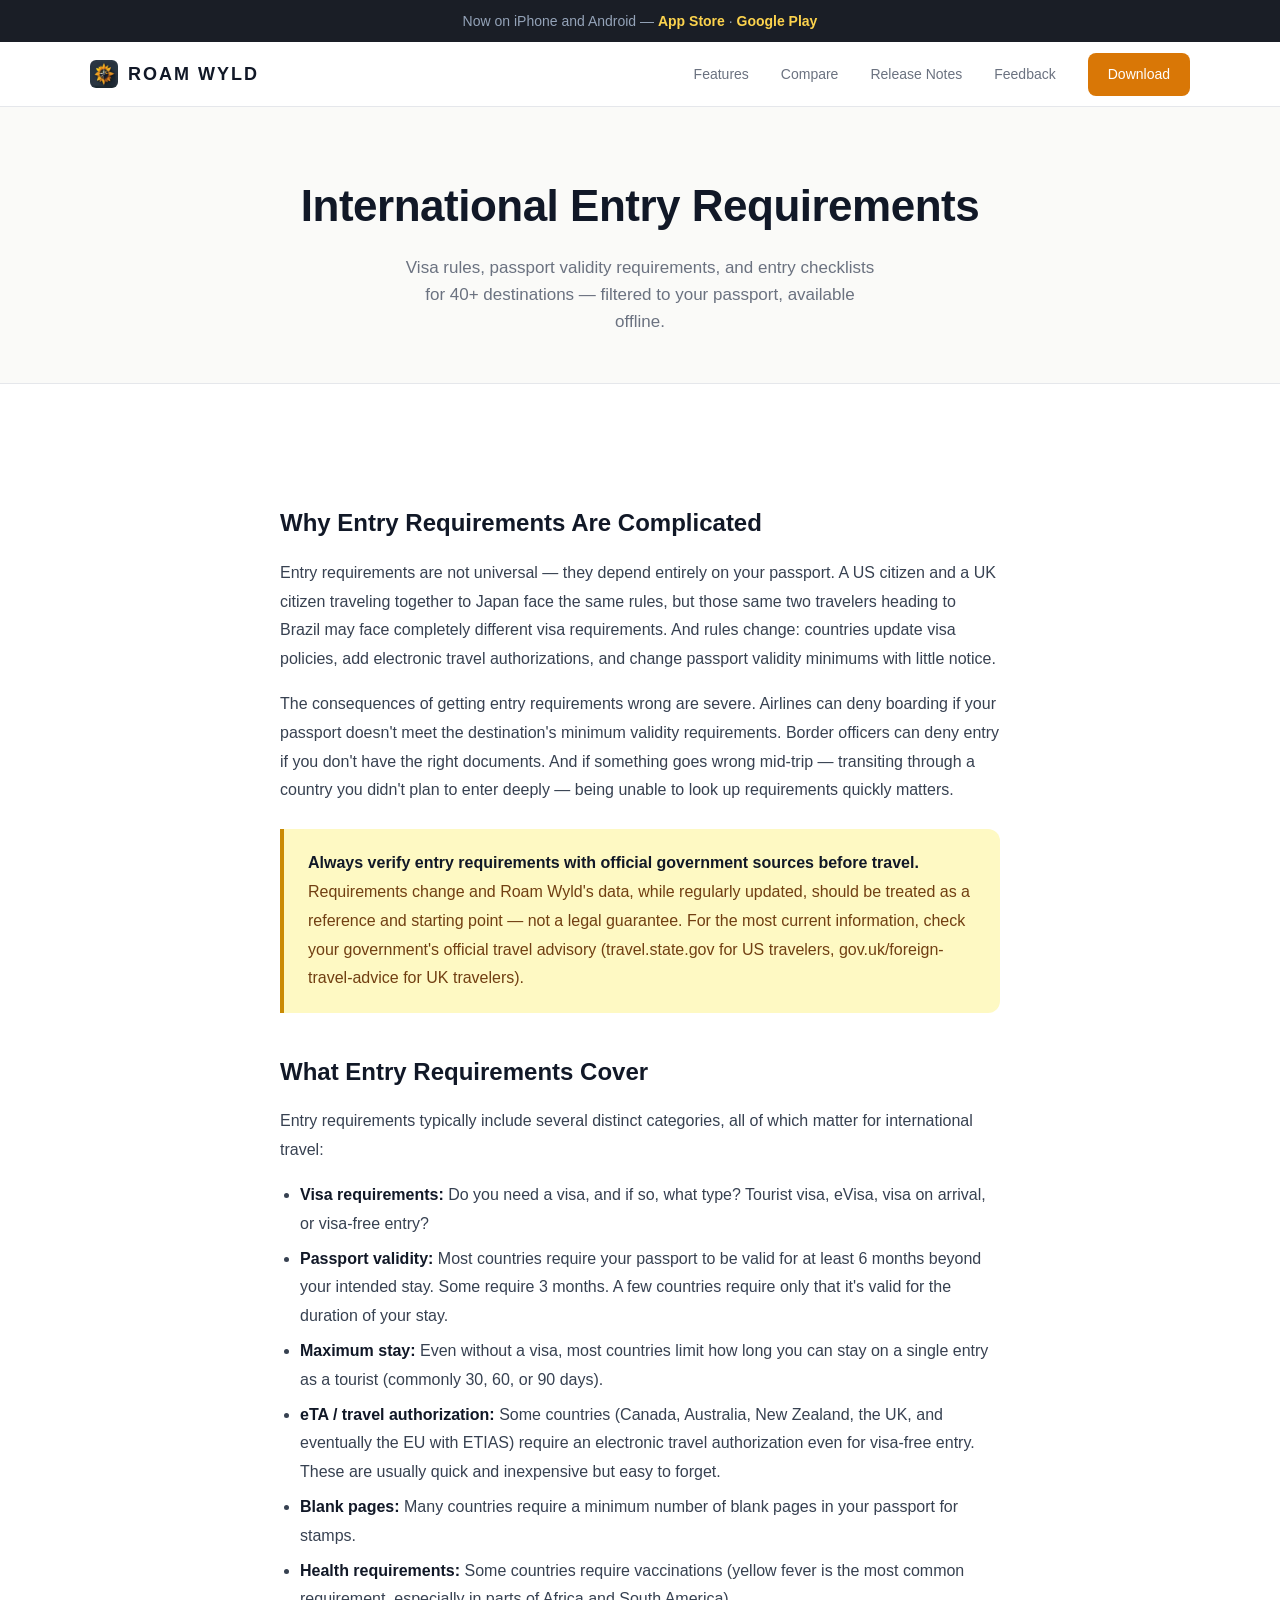
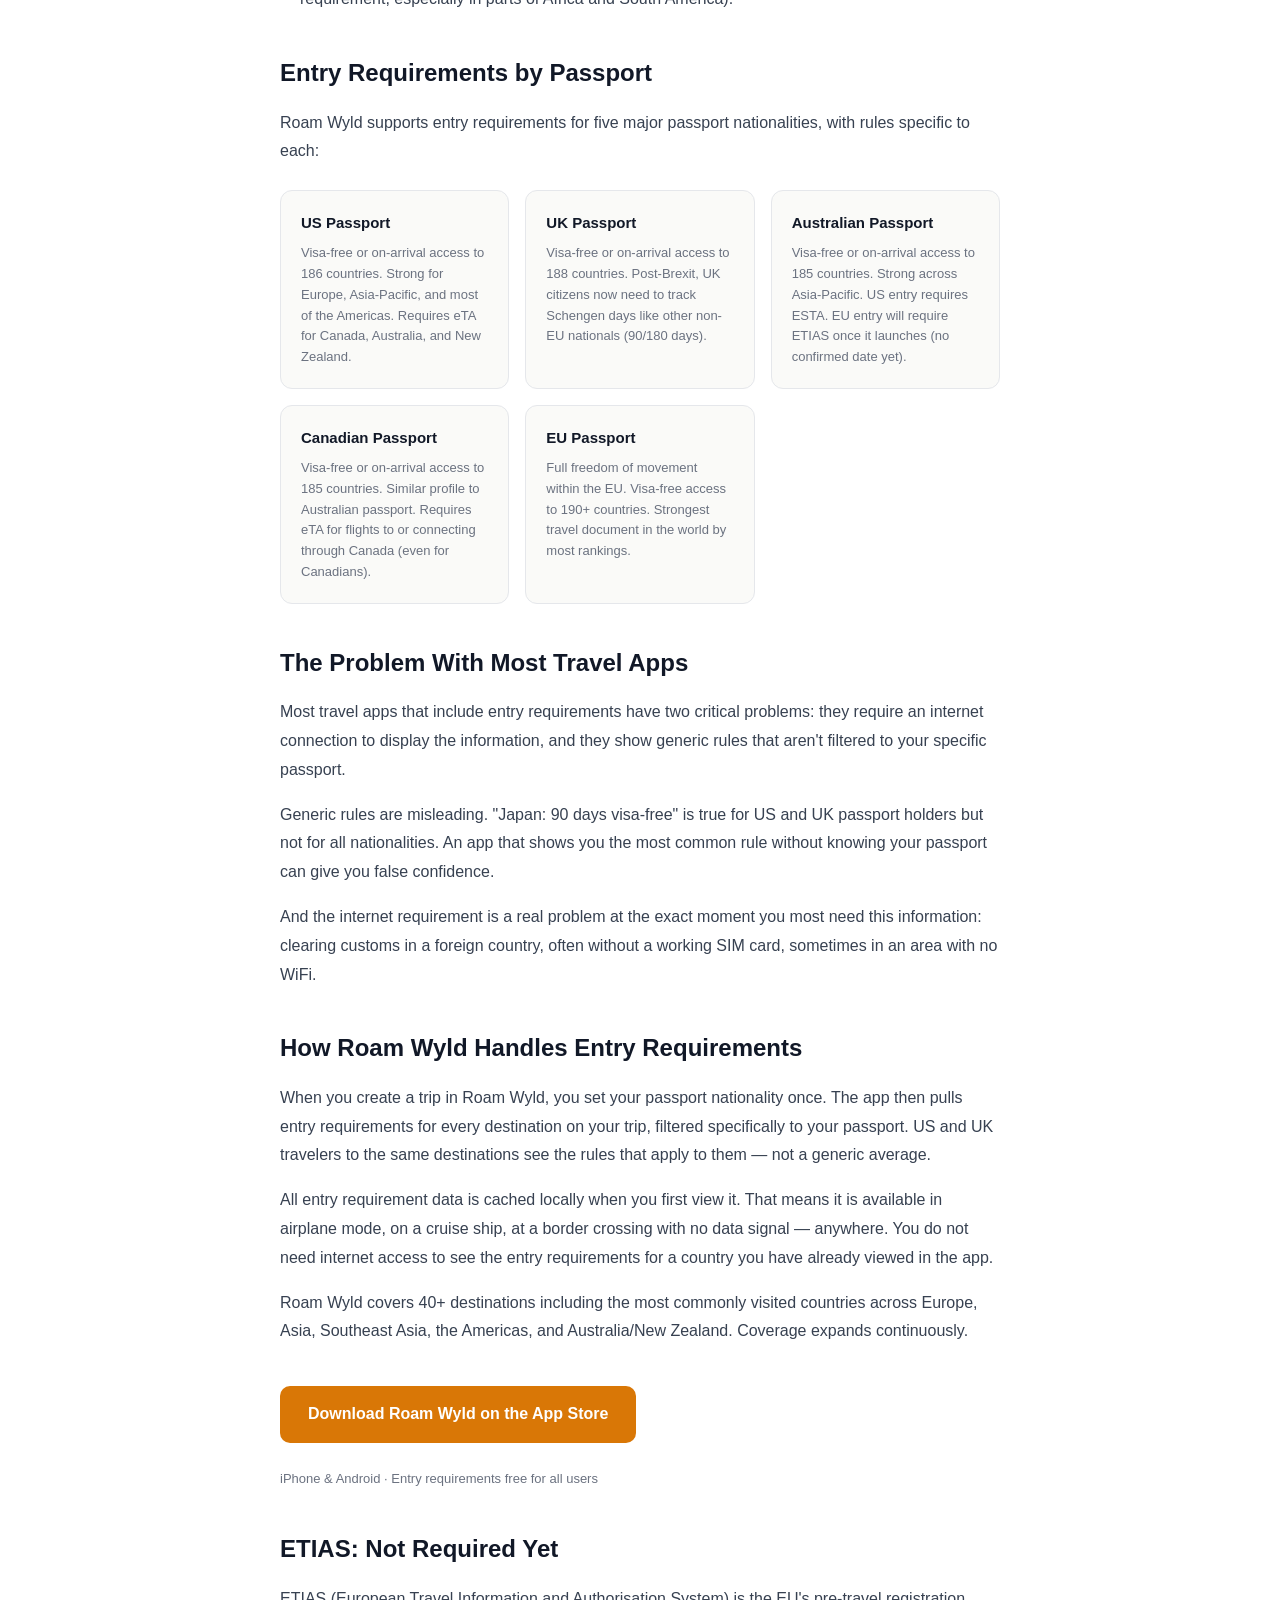
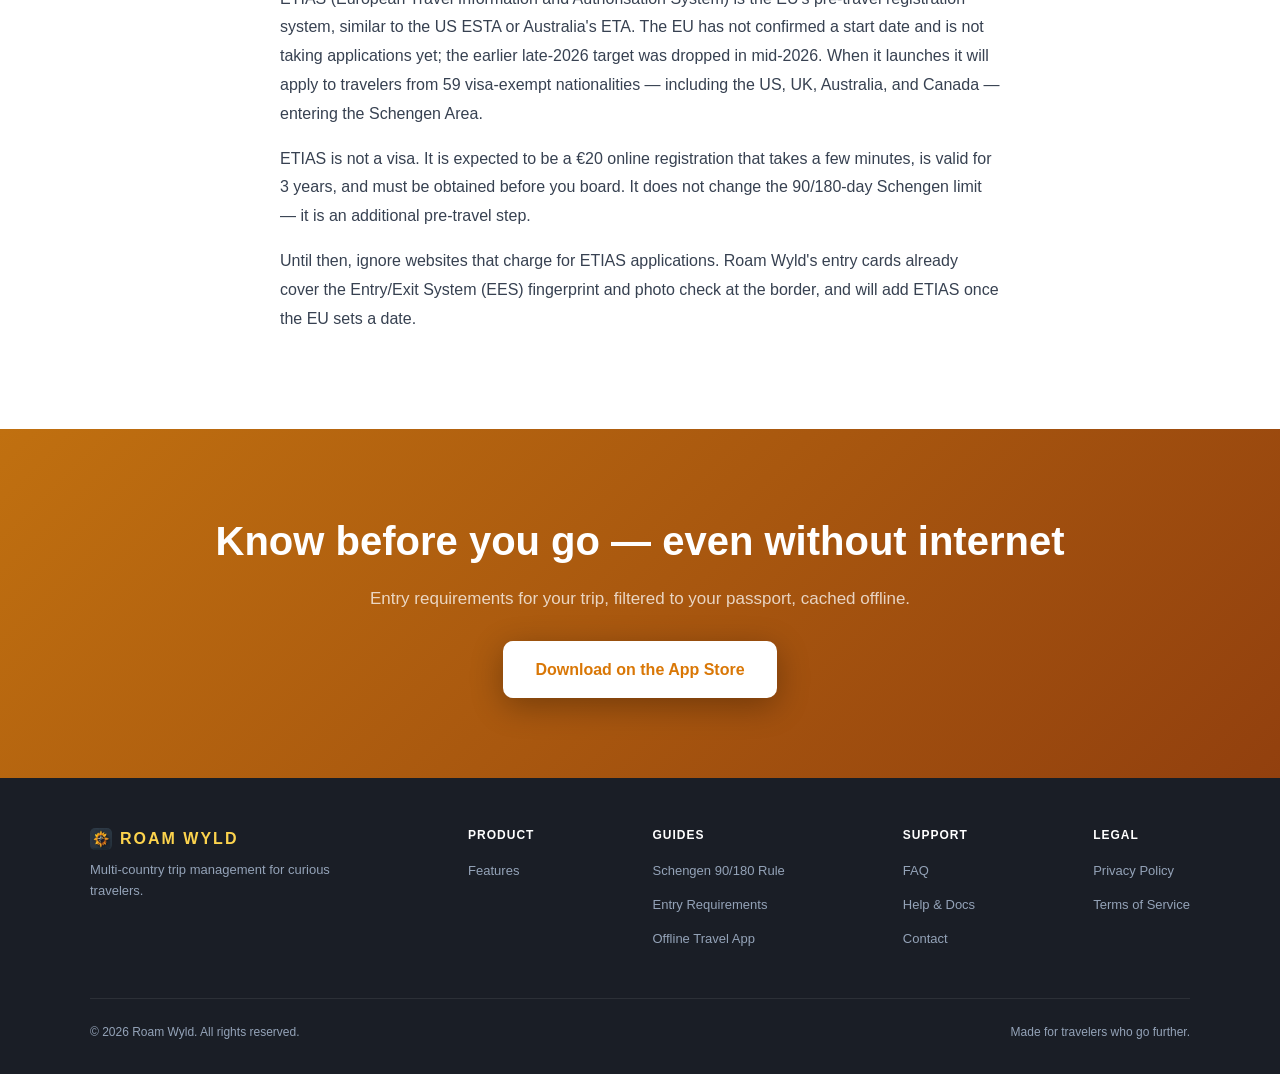
<file: entry-requirements.html>
<!DOCTYPE html>
<html lang="en">
<head>
  <meta charset="UTF-8" />
  <meta name="viewport" content="width=device-width, initial-scale=1.0" />
  <title>International Entry Requirements App — Offline, Per Passport</title>
  <meta name="description" content="Know exactly what you need to enter 40+ destinations — visa rules, passport validity, and entry checklists filtered to your passport nationality. Available offline." />
  <meta name="google-site-verification" content="FwUJiEMPP1fMOQ4BFvkXwyjw40jZPFWo5KTjLIu2YRo" />
  <link rel="canonical" href="https://roamwyld.app/entry-requirements.html" />
  <meta property="og:title" content="International Entry Requirements App — Offline, Per Passport" />
  <meta property="og:description" content="Know exactly what you need to enter 40+ destinations — visa rules, passport validity, and entry checklists filtered to your passport nationality. Available offline." />
  <meta property="og:type" content="article" />
  <meta property="og:url" content="https://roamwyld.app/entry-requirements.html" />
  <link rel="stylesheet" href="style.css" />
  <link rel="icon" type="image/png" href="icon.png" />
  <style>
    .prose { max-width: 720px; margin: 0 auto; }
    .prose h2 { font-size: 24px; font-weight: 800; margin: 40px 0 16px; color: var(--text); }
    .prose h3 { font-size: 18px; font-weight: 700; margin: 28px 0 10px; color: var(--text); }
    .prose p { font-size: 16px; color: #374151; line-height: 1.8; margin-bottom: 16px; }
    .prose ul { padding-left: 20px; margin-bottom: 16px; }
    .prose ul li { font-size: 16px; color: #374151; line-height: 1.8; margin-bottom: 6px; }
    .prose strong { color: var(--text); }
    .example-box { background: var(--primary-light); border-left: 4px solid var(--primary); border-radius: 0 12px 12px 0; padding: 20px 24px; margin: 24px 0; }
    .example-box p { margin: 0; color: var(--primary-dark); }
    .warning-box { background: #FEF9C3; border-left: 4px solid #CA8A04; border-radius: 0 12px 12px 0; padding: 20px 24px; margin: 24px 0; }
    .warning-box p { margin: 0; color: #713F12; }
    .cta-inline { display: inline-block; background: var(--primary); color: #fff !important; padding: 14px 28px; border-radius: 10px; font-weight: 700; font-size: 16px; text-decoration: none !important; margin: 8px 0; }
    .cta-inline:hover { background: var(--primary-dark); }
    .passport-grid { display: grid; grid-template-columns: repeat(auto-fit, minmax(200px, 1fr)); gap: 16px; margin: 24px 0; }
    .passport-card { background: var(--bg-alt); border: 1px solid var(--border); border-radius: 12px; padding: 20px; }
    .passport-card h4 { font-size: 15px; font-weight: 700; margin-bottom: 8px; }
    .passport-card p { font-size: 13px; color: var(--text-muted); margin: 0; line-height: 1.6; }
  </style>
</head>
<body>

<div class="top-banner">
  Now on iPhone and Android &mdash; <a href="https://apps.apple.com/us/app/roam-wyld/id6774633699">App Store</a> &middot; <a href="https://play.google.com/store/apps/details?id=app.roamwyld">Google Play</a>
</div>

<nav>
  <div class="nav-inner">
    <a href="/" class="nav-logo"><img src="icon.png" alt="" class="nav-icon" style="width:28px;height:28px;border-radius:6px;flex-shrink:0;" />ROAM WYLD</a>
    <div class="nav-links">
      <a href="/#features" class="nav-link-hide">Features</a>
      <a href="/compare.html" class="nav-link-hide">Compare</a>
      <a href="/release-notes.html" class="nav-link-hide">Release Notes</a>
      <a href="/feedback.html" class="nav-link-hide">Feedback</a>

      <a href="https://apps.apple.com/us/app/roam-wyld/id6774633699" class="nav-cta">Download</a>
    </div>
  </div>
</nav>

<div class="page-hero">
  <h1>International Entry Requirements</h1>
  <p>Visa rules, passport validity requirements, and entry checklists for 40+ destinations — filtered to your passport, available offline.</p>
</div>

<section>
  <div class="prose">

    <h2>Why Entry Requirements Are Complicated</h2>
    <p>
      Entry requirements are not universal — they depend entirely on your passport. A US citizen and a UK citizen traveling together to Japan face the same rules, but those same two travelers heading to Brazil may face completely different visa requirements. And rules change: countries update visa policies, add electronic travel authorizations, and change passport validity minimums with little notice.
    </p>
    <p>
      The consequences of getting entry requirements wrong are severe. Airlines can deny boarding if your passport doesn't meet the destination's minimum validity requirements. Border officers can deny entry if you don't have the right documents. And if something goes wrong mid-trip — transiting through a country you didn't plan to enter deeply — being unable to look up requirements quickly matters.
    </p>

    <div class="warning-box">
      <p><strong>Always verify entry requirements with official government sources before travel.</strong> Requirements change and Roam Wyld's data, while regularly updated, should be treated as a reference and starting point — not a legal guarantee. For the most current information, check your government's official travel advisory (travel.state.gov for US travelers, gov.uk/foreign-travel-advice for UK travelers).</p>
    </div>

    <h2>What Entry Requirements Cover</h2>
    <p>Entry requirements typically include several distinct categories, all of which matter for international travel:</p>
    <ul>
      <li><strong>Visa requirements:</strong> Do you need a visa, and if so, what type? Tourist visa, eVisa, visa on arrival, or visa-free entry?</li>
      <li><strong>Passport validity:</strong> Most countries require your passport to be valid for at least 6 months beyond your intended stay. Some require 3 months. A few countries require only that it's valid for the duration of your stay.</li>
      <li><strong>Maximum stay:</strong> Even without a visa, most countries limit how long you can stay on a single entry as a tourist (commonly 30, 60, or 90 days).</li>
      <li><strong>eTA / travel authorization:</strong> Some countries (Canada, Australia, New Zealand, the UK, and eventually the EU with ETIAS) require an electronic travel authorization even for visa-free entry. These are usually quick and inexpensive but easy to forget.</li>
      <li><strong>Blank pages:</strong> Many countries require a minimum number of blank pages in your passport for stamps.</li>
      <li><strong>Health requirements:</strong> Some countries require vaccinations (yellow fever is the most common requirement, especially in parts of Africa and South America).</li>
    </ul>

    <h2>Entry Requirements by Passport</h2>
    <p>Roam Wyld supports entry requirements for five major passport nationalities, with rules specific to each:</p>

    <div class="passport-grid">
      <div class="passport-card">
        <h4>US Passport</h4>
        <p>Visa-free or on-arrival access to 186 countries. Strong for Europe, Asia-Pacific, and most of the Americas. Requires eTA for Canada, Australia, and New Zealand.</p>
      </div>
      <div class="passport-card">
        <h4>UK Passport</h4>
        <p>Visa-free or on-arrival access to 188 countries. Post-Brexit, UK citizens now need to track Schengen days like other non-EU nationals (90/180 days).</p>
      </div>
      <div class="passport-card">
        <h4>Australian Passport</h4>
        <p>Visa-free or on-arrival access to 185 countries. Strong across Asia-Pacific. US entry requires ESTA. EU entry will require ETIAS once it launches (no confirmed date yet).</p>
      </div>
      <div class="passport-card">
        <h4>Canadian Passport</h4>
        <p>Visa-free or on-arrival access to 185 countries. Similar profile to Australian passport. Requires eTA for flights to or connecting through Canada (even for Canadians).</p>
      </div>
      <div class="passport-card">
        <h4>EU Passport</h4>
        <p>Full freedom of movement within the EU. Visa-free access to 190+ countries. Strongest travel document in the world by most rankings.</p>
      </div>
    </div>

    <h2>The Problem With Most Travel Apps</h2>
    <p>
      Most travel apps that include entry requirements have two critical problems: they require an internet connection to display the information, and they show generic rules that aren't filtered to your specific passport.
    </p>
    <p>
      Generic rules are misleading. "Japan: 90 days visa-free" is true for US and UK passport holders but not for all nationalities. An app that shows you the most common rule without knowing your passport can give you false confidence.
    </p>
    <p>
      And the internet requirement is a real problem at the exact moment you most need this information: clearing customs in a foreign country, often without a working SIM card, sometimes in an area with no WiFi.
    </p>

    <h2>How Roam Wyld Handles Entry Requirements</h2>
    <p>
      When you create a trip in Roam Wyld, you set your passport nationality once. The app then pulls entry requirements for every destination on your trip, filtered specifically to your passport. US and UK travelers to the same destinations see the rules that apply to them — not a generic average.
    </p>
    <p>
      All entry requirement data is cached locally when you first view it. That means it is available in airplane mode, on a cruise ship, at a border crossing with no data signal — anywhere. You do not need internet access to see the entry requirements for a country you have already viewed in the app.
    </p>
    <p>
      Roam Wyld covers 40+ destinations including the most commonly visited countries across Europe, Asia, Southeast Asia, the Americas, and Australia/New Zealand. Coverage expands continuously.
    </p>

    <p style="margin-top: 32px;">
      <a href="https://apps.apple.com/us/app/roam-wyld/id6774633699" class="cta-inline">Download Roam Wyld on the App Store</a>
    </p>
    <p style="font-size: 13px; color: var(--text-muted);">iPhone &amp; Android &middot; Entry requirements free for all users</p>

    <h2>ETIAS: Not Required Yet</h2>
    <p>
      ETIAS (European Travel Information and Authorisation System) is the EU's pre-travel registration system, similar to the US ESTA or Australia's ETA. The EU has not confirmed a start date and is not taking applications yet; the earlier late-2026 target was dropped in mid-2026. When it launches it will apply to travelers from 59 visa-exempt nationalities — including the US, UK, Australia, and Canada — entering the Schengen Area.
    </p>
    <p>
      ETIAS is not a visa. It is expected to be a €20 online registration that takes a few minutes, is valid for 3 years, and must be obtained before you board. It does not change the 90/180-day Schengen limit — it is an additional pre-travel step.
    </p>
    <p>
      Until then, ignore websites that charge for ETIAS applications. Roam Wyld's entry cards already cover the Entry/Exit System (EES) fingerprint and photo check at the border, and will add ETIAS once the EU sets a date.
    </p>

  </div>
</section>

<div class="cta-band">
  <h2>Know before you go — even without internet</h2>
  <p>Entry requirements for your trip, filtered to your passport, cached offline.</p>
  <a href="https://apps.apple.com/us/app/roam-wyld/id6774633699" class="btn-beta btn-beta-white">Download on the App Store</a>
</div>

<footer>
  <div class="footer-inner">
    <div class="footer-top">
      <div class="footer-brand">
        <div class="logo" style="display:flex;align-items:center;gap:8px;"><img src="icon.png" alt="" style="width:22px;height:22px;border-radius:5px;" />ROAM WYLD</div>
        <p>Multi-country trip management for curious travelers.</p>
      </div>
      <div class="footer-links">
        <h4>Product</h4>
        <ul>
          <li><a href="/#features">Features</a></li>

        </ul>
      </div>
      <div class="footer-links">
        <h4>Guides</h4>
        <ul>
          <li><a href="/schengen.html">Schengen 90/180 Rule</a></li>
          <li><a href="/entry-requirements.html">Entry Requirements</a></li>
          <li><a href="/offline-travel-app.html">Offline Travel App</a></li>
        </ul>
      </div>
      <div class="footer-links">
        <h4>Support</h4>
        <ul>
          <li><a href="faq.html">FAQ</a></li>
          <li><a href="support.html">Help &amp; Docs</a></li>
          <li><a href="mailto:support@roamwyld.app">Contact</a></li>
        </ul>
      </div>
      <div class="footer-links">
        <h4>Legal</h4>
        <ul>
          <li><a href="privacy.html">Privacy Policy</a></li>
          <li><a href="terms.html">Terms of Service</a></li>
        </ul>
      </div>
    </div>
    <div class="footer-bottom">
      <span>&copy; 2026 Roam Wyld. All rights reserved.</span>
      <span>Made for travelers who go further.</span>
    </div>
  </div>
</footer>

</body>
</html>
</file>
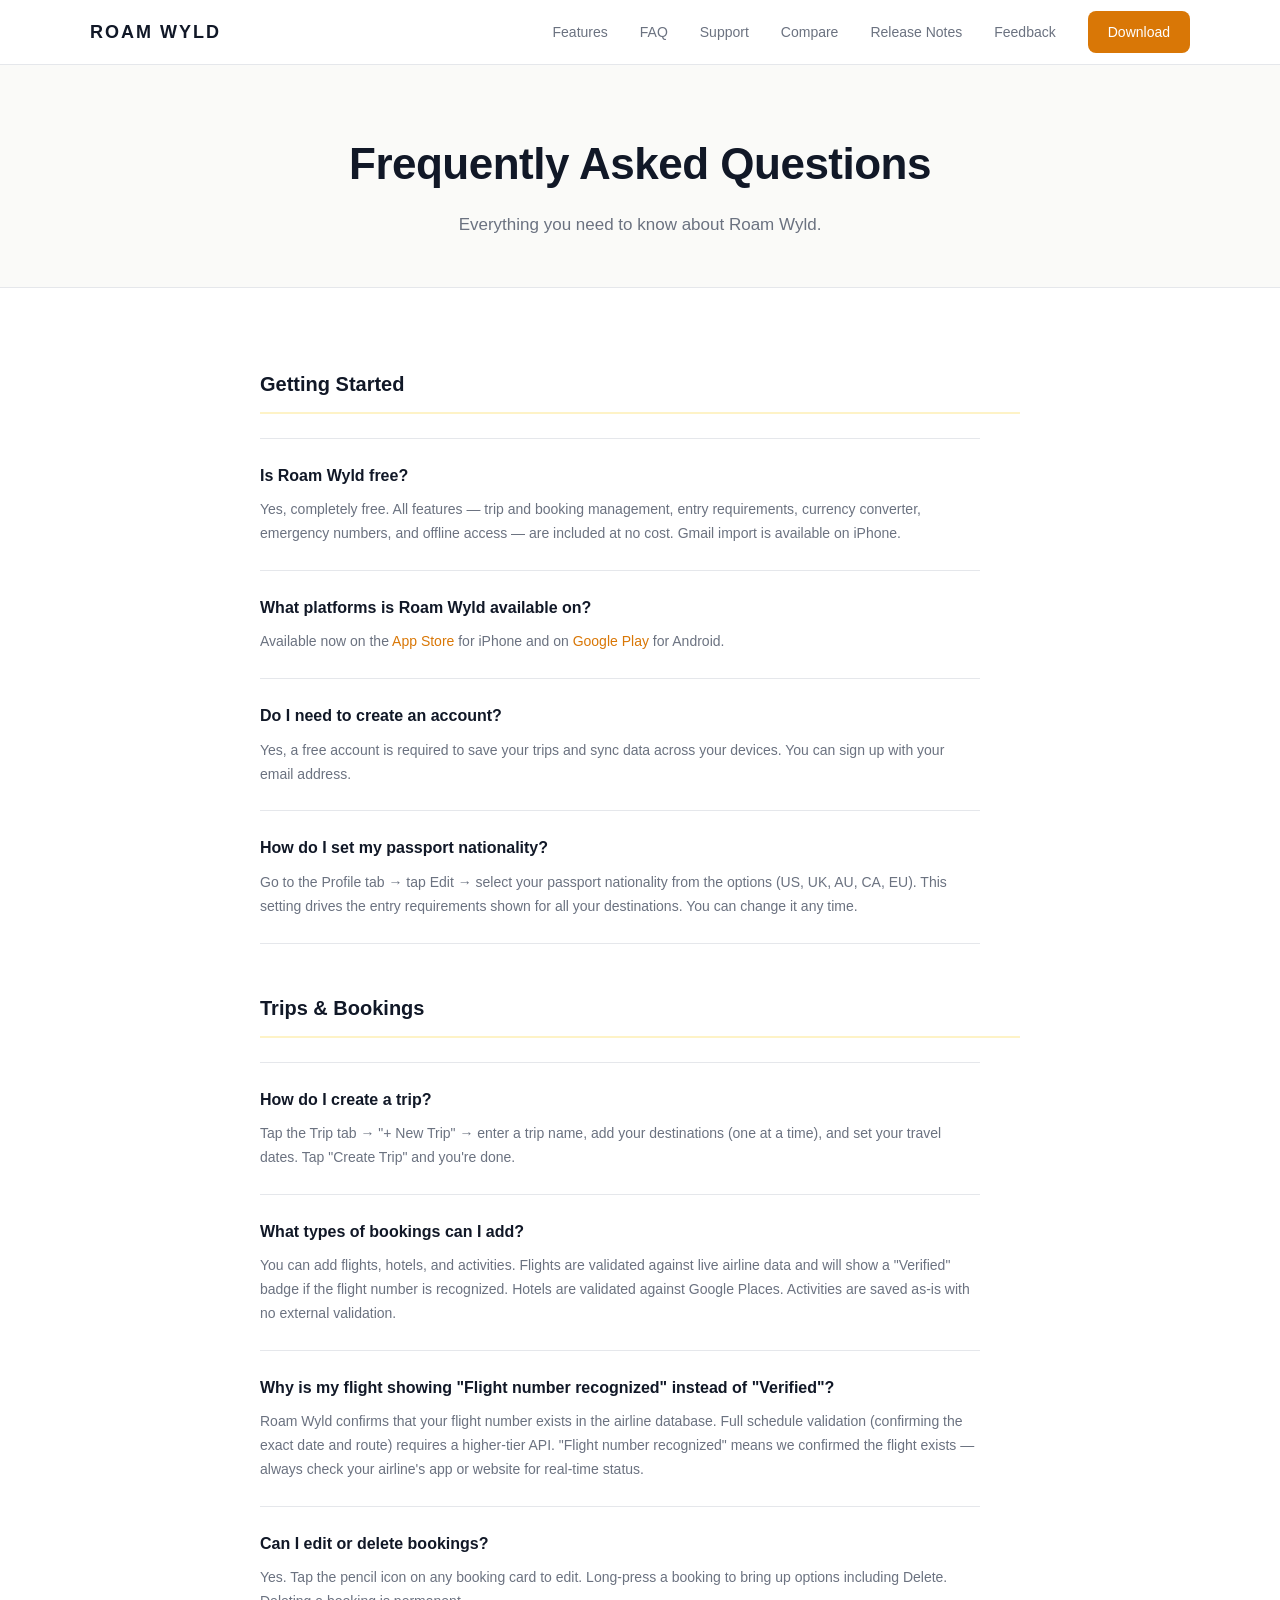
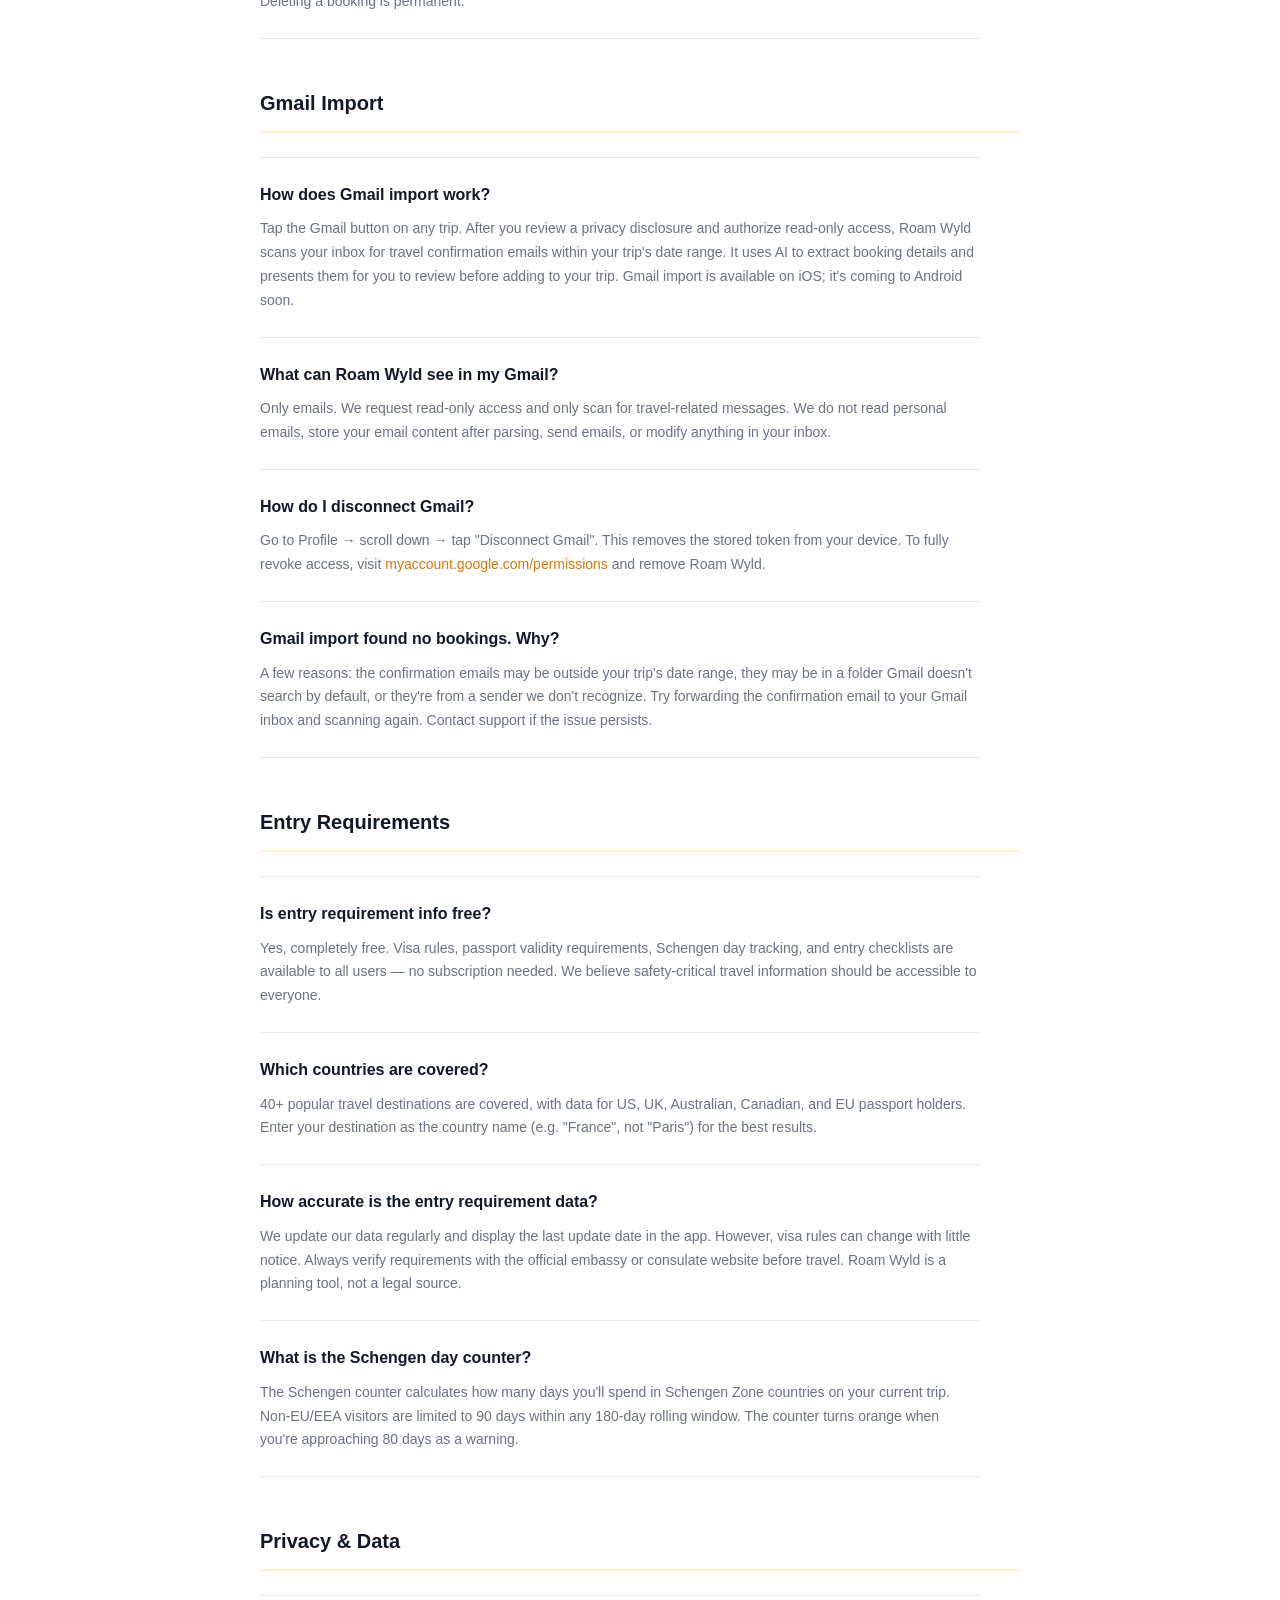
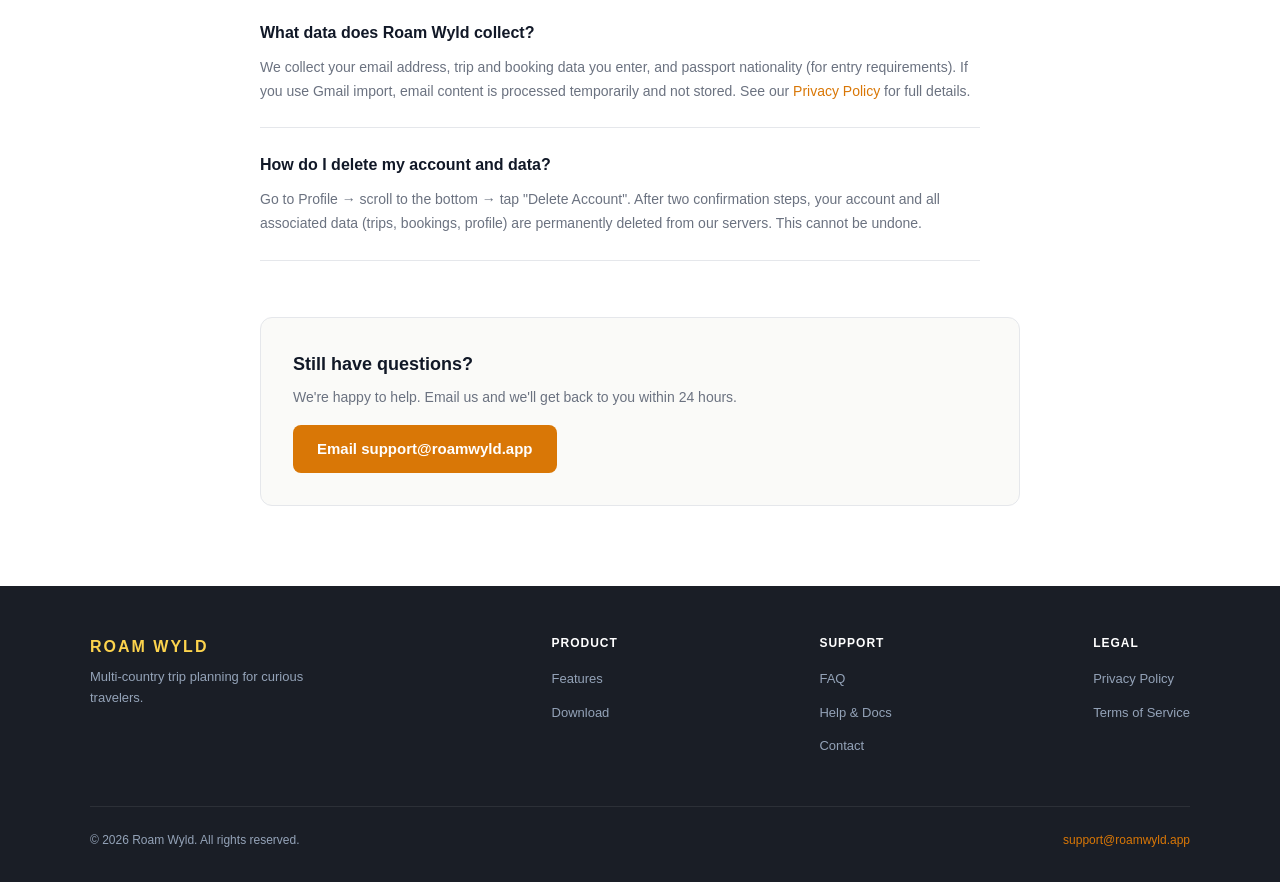
<file: faq.html>
<!DOCTYPE html>
<html lang="en">
<head>
  <meta charset="UTF-8" />
  <meta name="viewport" content="width=device-width, initial-scale=1.0" />
  <title>FAQ — Roam Wyld</title>
  <meta name="description" content="Frequently asked questions about Roam Wyld — trip planning, subscriptions, Gmail import, entry requirements, and more." />
  <link rel="stylesheet" href="style.css" />
  <script>
    !function(t,e){var o,n,p,r;e.__SV||(window.posthog=e,e._i=[],e.init=function(i,s,a){function g(t,e){var o=e.split(".");2==o.length&&(t=t[o[0]],e=o[1]);t[e]=function(){t.push([e].concat(Array.prototype.slice.call(arguments,0)))}}(p=t.createElement("script")).type="text/javascript",p.crossOrigin="anonymous",p.async=!0,p.src=s.api_host.replace(".i.posthog.com","-assets.i.posthog.com")+"/static/array.js",(r=t.getElementsByTagName("script")[0]).parentNode.insertBefore(p,r);var u=e;for(void 0!==a?u=e[a]=[]:a="posthog",u.people=u.people||[],u.toString=function(t){var e="posthog";return"posthog"!==a&&(e+="."+a),t||(e+=" (stub)"),e},u.people.toString=function(){return u.toString(1)+" (stub)"},o="capture identify alias people.set people.set_once set_config register register_once unregister opt_out_capturing has_opted_out_capturing opt_in_capturing reset isFeatureEnabled onFeatureFlags getFeatureFlag getFeatureFlagPayload reloadFeatureFlags group updateEarlyAccessFeatureEnrollment getEarlyAccessFeatures getActiveMatchingSurveys getSurveys onSessionId setPersonPropertiesForFlags".split(" "),n=0;n<o.length;n++)g(u,o[n]);e._i.push([i,s,a])},e.__SV=1)}(document,window.posthog||(window.posthog=[]));
    posthog.init('phc_uDBUoRnf2v2D2bRngUqBGKkCqaQuQaiWokRHupjGr9HW', {api_host: 'https://us.i.posthog.com', person_profiles: 'identified_only'})
  </script>
</head>
<body>

<nav>
  <div class="nav-inner">
    <a href="/" class="nav-logo">ROAM WYLD</a>
    <div class="nav-links">
      <a href="/#features" class="nav-link-hide">Features</a>
      <a href="faq.html">FAQ</a>
      <a href="support.html" class="nav-link-hide">Support</a>
      <a href="/compare.html" class="nav-link-hide">Compare</a>
      <a href="/release-notes.html" class="nav-link-hide">Release Notes</a>
      <a href="/feedback.html" class="nav-link-hide">Feedback</a>
      <a href="/#download" class="nav-cta">Download</a>
    </div>
  </div>
</nav>

<div class="page-hero">
  <h1>Frequently Asked Questions</h1>
  <p>Everything you need to know about Roam Wyld.</p>
</div>

<section>
  <div class="section-inner" style="max-width:760px;">

    <h2 style="font-size:20px;font-weight:700;margin-bottom:24px;padding-bottom:12px;border-bottom:2px solid var(--primary-light);">Getting Started</h2>
    <div class="faq-list" style="margin-top:0;">
      <div class="faq-item">
        <p class="faq-q">Is Roam Wyld free?</p>
        <p class="faq-a">Yes, completely free. All features — trip and booking management, entry requirements, currency converter, emergency numbers, and offline access — are included at no cost. Gmail import is available on iPhone.</p>
      </div>
      <div class="faq-item">
        <p class="faq-q">What platforms is Roam Wyld available on?</p>
        <p class="faq-a">Available now on the <a href="https://apps.apple.com/us/app/roam-wyld/id6774633699">App Store</a> for iPhone and on <a href="https://play.google.com/store/apps/details?id=app.roamwyld">Google Play</a> for Android.</p>
      </div>
      <div class="faq-item">
        <p class="faq-q">Do I need to create an account?</p>
        <p class="faq-a">Yes, a free account is required to save your trips and sync data across your devices. You can sign up with your email address.</p>
      </div>
      <div class="faq-item">
        <p class="faq-q">How do I set my passport nationality?</p>
        <p class="faq-a">Go to the Profile tab → tap Edit → select your passport nationality from the options (US, UK, AU, CA, EU). This setting drives the entry requirements shown for all your destinations. You can change it any time.</p>
      </div>
    </div>

    <h2 style="font-size:20px;font-weight:700;margin:48px 0 24px;padding-bottom:12px;border-bottom:2px solid var(--primary-light);">Trips & Bookings</h2>
    <div class="faq-list" style="margin-top:0;">
      <div class="faq-item">
        <p class="faq-q">How do I create a trip?</p>
        <p class="faq-a">Tap the Trip tab → "+ New Trip" → enter a trip name, add your destinations (one at a time), and set your travel dates. Tap "Create Trip" and you're done.</p>
      </div>
      <div class="faq-item">
        <p class="faq-q">What types of bookings can I add?</p>
        <p class="faq-a">You can add flights, hotels, and activities. Flights are validated against live airline data and will show a "Verified" badge if the flight number is recognized. Hotels are validated against Google Places. Activities are saved as-is with no external validation.</p>
      </div>
      <div class="faq-item">
        <p class="faq-q">Why is my flight showing "Flight number recognized" instead of "Verified"?</p>
        <p class="faq-a">Roam Wyld confirms that your flight number exists in the airline database. Full schedule validation (confirming the exact date and route) requires a higher-tier API. "Flight number recognized" means we confirmed the flight exists — always check your airline's app or website for real-time status.</p>
      </div>
      <div class="faq-item">
        <p class="faq-q">Can I edit or delete bookings?</p>
        <p class="faq-a">Yes. Tap the pencil icon on any booking card to edit. Long-press a booking to bring up options including Delete. Deleting a booking is permanent.</p>
      </div>
    </div>

    <h2 style="font-size:20px;font-weight:700;margin:48px 0 24px;padding-bottom:12px;border-bottom:2px solid var(--primary-light);">Gmail Import</h2>
    <div class="faq-list" style="margin-top:0;">
      <div class="faq-item">
        <p class="faq-q">How does Gmail import work?</p>
        <p class="faq-a">Tap the Gmail button on any trip. After you review a privacy disclosure and authorize read-only access, Roam Wyld scans your inbox for travel confirmation emails within your trip's date range. It uses AI to extract booking details and presents them for you to review before adding to your trip. Gmail import is available on iOS; it's coming to Android soon.</p>
      </div>
      <div class="faq-item">
        <p class="faq-q">What can Roam Wyld see in my Gmail?</p>
        <p class="faq-a">Only emails. We request read-only access and only scan for travel-related messages. We do not read personal emails, store your email content after parsing, send emails, or modify anything in your inbox.</p>
      </div>
      <div class="faq-item">
        <p class="faq-q">How do I disconnect Gmail?</p>
        <p class="faq-a">Go to Profile → scroll down → tap "Disconnect Gmail". This removes the stored token from your device. To fully revoke access, visit <a href="https://myaccount.google.com/permissions" target="_blank">myaccount.google.com/permissions</a> and remove Roam Wyld.</p>
      </div>
      <div class="faq-item">
        <p class="faq-q">Gmail import found no bookings. Why?</p>
        <p class="faq-a">A few reasons: the confirmation emails may be outside your trip's date range, they may be in a folder Gmail doesn't search by default, or they're from a sender we don't recognize. Try forwarding the confirmation email to your Gmail inbox and scanning again. Contact support if the issue persists.</p>
      </div>
    </div>

    <h2 style="font-size:20px;font-weight:700;margin:48px 0 24px;padding-bottom:12px;border-bottom:2px solid var(--primary-light);">Entry Requirements</h2>
    <div class="faq-list" style="margin-top:0;">
      <div class="faq-item">
        <p class="faq-q">Is entry requirement info free?</p>
        <p class="faq-a">Yes, completely free. Visa rules, passport validity requirements, Schengen day tracking, and entry checklists are available to all users — no subscription needed. We believe safety-critical travel information should be accessible to everyone.</p>
      </div>
      <div class="faq-item">
        <p class="faq-q">Which countries are covered?</p>
        <p class="faq-a">40+ popular travel destinations are covered, with data for US, UK, Australian, Canadian, and EU passport holders. Enter your destination as the country name (e.g. "France", not "Paris") for the best results.</p>
      </div>
      <div class="faq-item">
        <p class="faq-q">How accurate is the entry requirement data?</p>
        <p class="faq-a">We update our data regularly and display the last update date in the app. However, visa rules can change with little notice. Always verify requirements with the official embassy or consulate website before travel. Roam Wyld is a planning tool, not a legal source.</p>
      </div>
      <div class="faq-item">
        <p class="faq-q">What is the Schengen day counter?</p>
        <p class="faq-a">The Schengen counter calculates how many days you'll spend in Schengen Zone countries on your current trip. Non-EU/EEA visitors are limited to 90 days within any 180-day rolling window. The counter turns orange when you're approaching 80 days as a warning.</p>
      </div>
    </div>

    <h2 style="font-size:20px;font-weight:700;margin:48px 0 24px;padding-bottom:12px;border-bottom:2px solid var(--primary-light);">Privacy & Data</h2>
    <div class="faq-list" style="margin-top:0;">
      <div class="faq-item">
        <p class="faq-q">What data does Roam Wyld collect?</p>
        <p class="faq-a">We collect your email address, trip and booking data you enter, and passport nationality (for entry requirements). If you use Gmail import, email content is processed temporarily and not stored. See our <a href="privacy.html">Privacy Policy</a> for full details.</p>
      </div>
      <div class="faq-item">
        <p class="faq-q">How do I delete my account and data?</p>
        <p class="faq-a">Go to Profile → scroll to the bottom → tap "Delete Account". After two confirmation steps, your account and all associated data (trips, bookings, profile) are permanently deleted from our servers. This cannot be undone.</p>
      </div>
    </div>

    <div style="margin-top:56px;padding:32px;background:var(--bg-alt);border-radius:var(--radius);border:1px solid var(--border);">
      <h3 style="font-size:18px;font-weight:700;margin-bottom:8px;">Still have questions?</h3>
      <p style="font-size:14px;color:var(--text-muted);margin-bottom:16px;">We're happy to help. Email us and we'll get back to you within 24 hours.</p>
      <a href="mailto:support@roamwyld.app" class="contact-email">Email support@roamwyld.app</a>
    </div>

  </div>
</section>

<footer>
  <div class="footer-inner">
    <div class="footer-top">
      <div class="footer-brand">
        <div class="logo">ROAM WYLD</div>
        <p>Multi-country trip planning for curious travelers.</p>
      </div>
      <div class="footer-links">
        <h4>Product</h4>
        <ul>
          <li><a href="/#features">Features</a></li>
          <li><a href="/#download">Download</a></li>
        </ul>
      </div>
      <div class="footer-links">
        <h4>Support</h4>
        <ul>
          <li><a href="faq.html">FAQ</a></li>
          <li><a href="support.html">Help & Docs</a></li>
          <li><a href="mailto:support@roamwyld.app">Contact</a></li>
        </ul>
      </div>
      <div class="footer-links">
        <h4>Legal</h4>
        <ul>
          <li><a href="privacy.html">Privacy Policy</a></li>
          <li><a href="terms.html">Terms of Service</a></li>
        </ul>
      </div>
    </div>
    <div class="footer-bottom">
      <span>© 2026 Roam Wyld. All rights reserved.</span>
      <span><a href="mailto:support@roamwyld.app">support@roamwyld.app</a></span>
    </div>
  </div>
</footer>

</body>
</html>
</file>
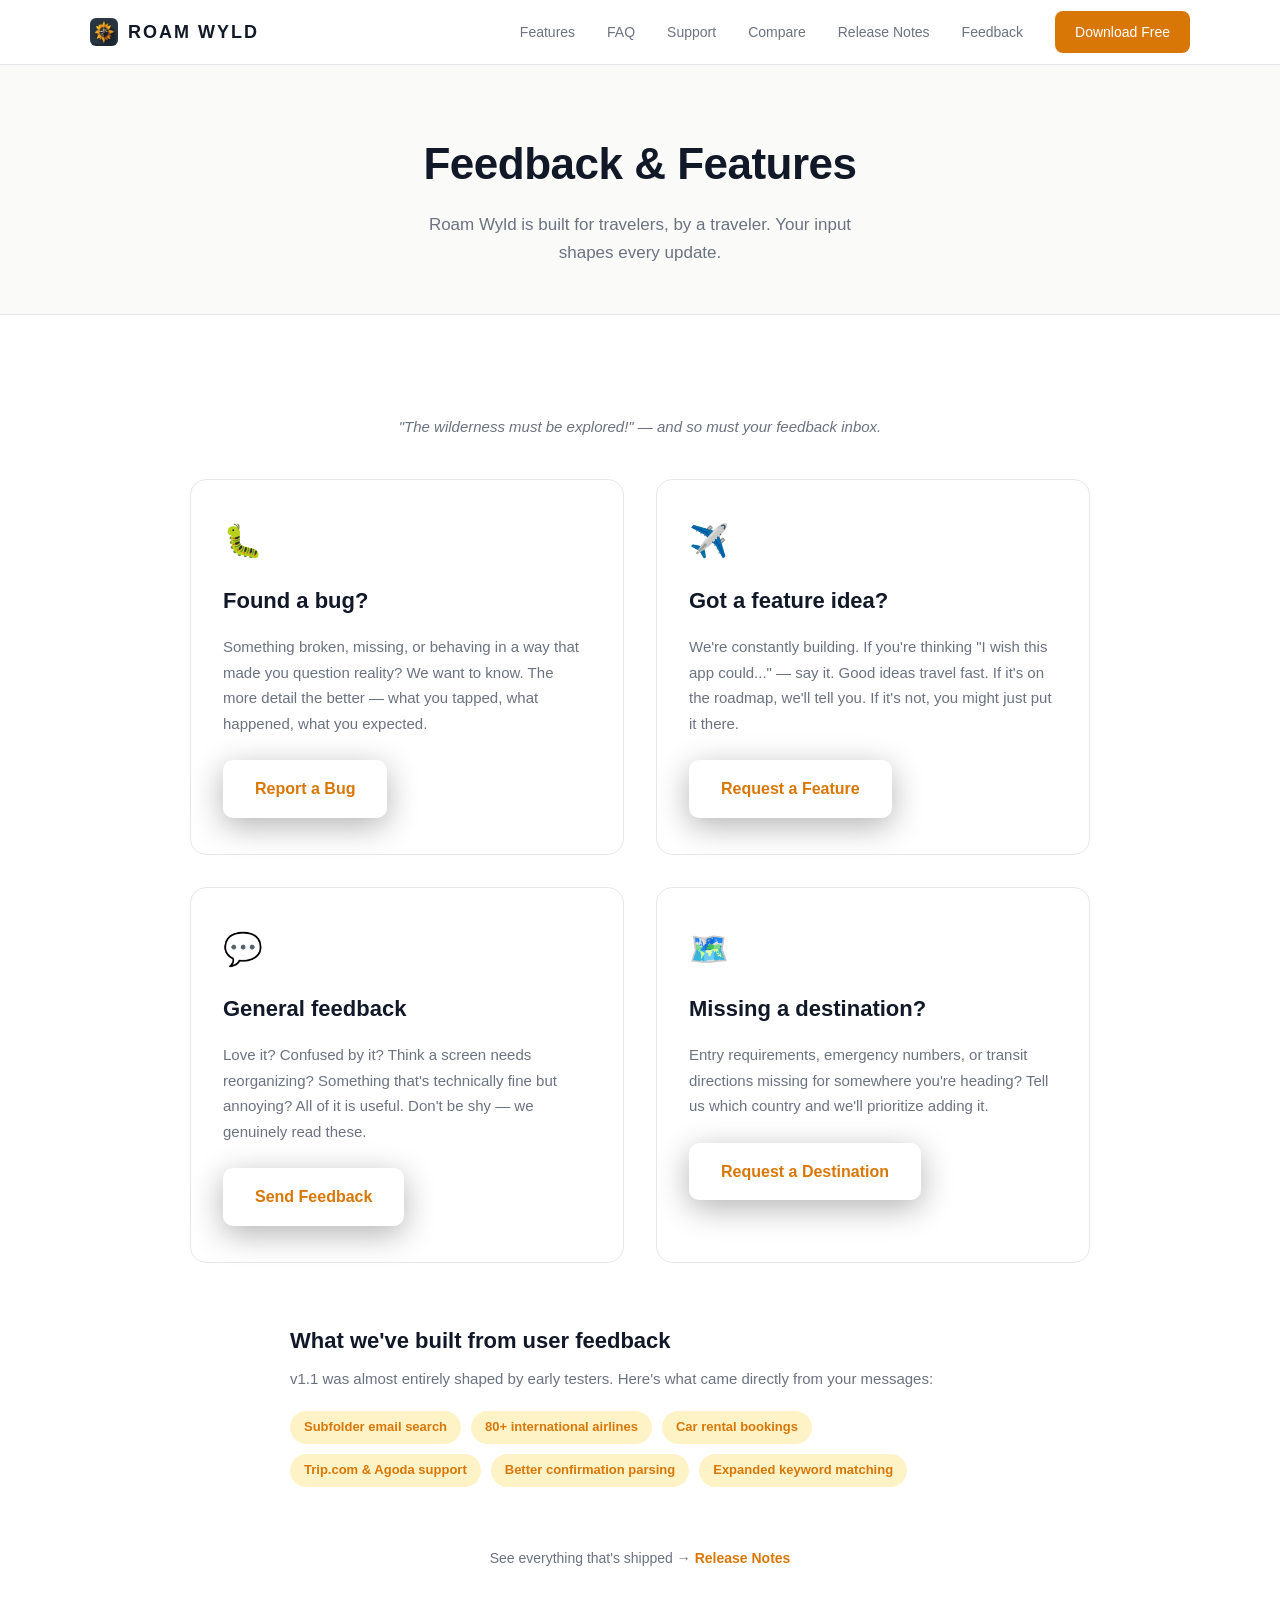
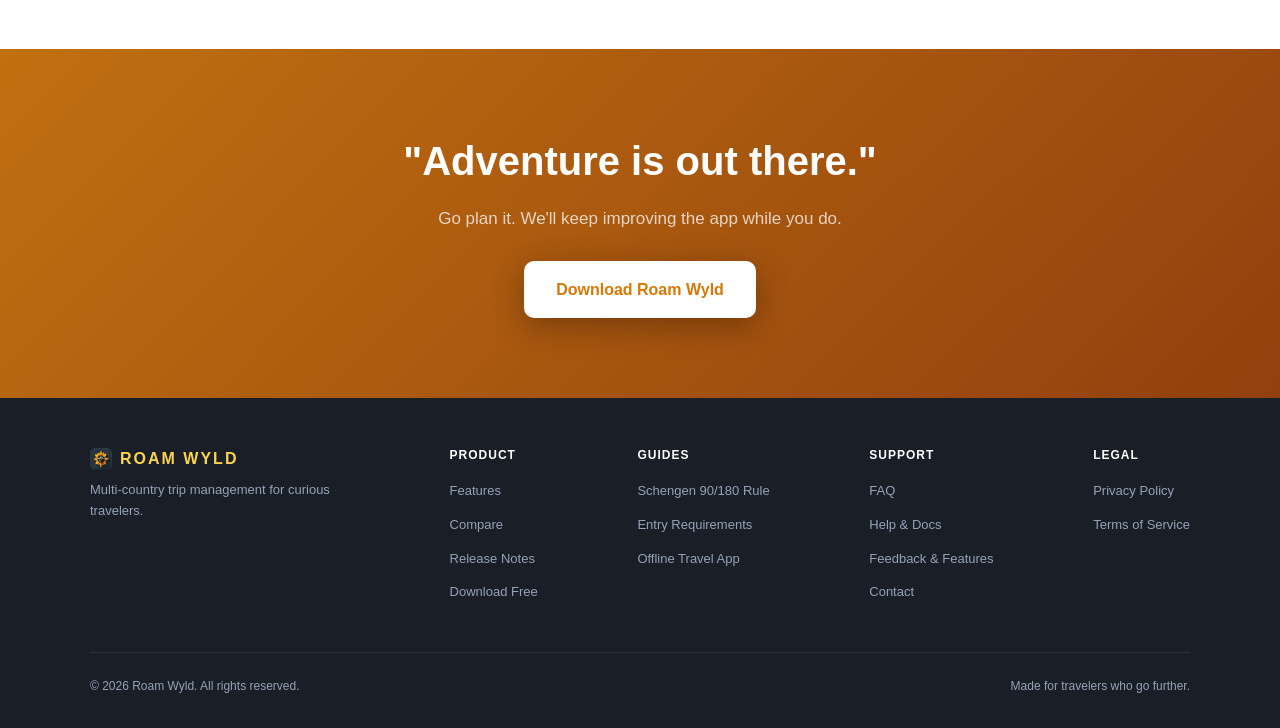
<file: feedback.html>
<!DOCTYPE html>
<html lang="en">
<head>
  <meta charset="UTF-8" />
  <meta name="viewport" content="width=device-width, initial-scale=1.0" />
  <title>Feedback &amp; Feature Requests — Roam Wyld</title>
  <meta name="description" content="Share feedback or request new features for Roam Wyld. We read every message." />
  <link rel="stylesheet" href="style.css" />
  <link rel="icon" type="image/png" href="icon.png" />
  <script>
    !function(t,e){var o,n,p,r;e.__SV||(window.posthog=e,e._i=[],e.init=function(i,s,a){function g(t,e){var o=e.split(".");2==o.length&&(t=t[o[0]],e=o[1]);t[e]=function(){t.push([e].concat(Array.prototype.slice.call(arguments,0)))}}(p=t.createElement("script")).type="text/javascript",p.crossOrigin="anonymous",p.async=!0,p.src=s.api_host.replace(".i.posthog.com","-assets.i.posthog.com")+"/static/array.js",(r=t.getElementsByTagName("script")[0]).parentNode.insertBefore(p,r);var u=e;for(void 0!==a?u=e[a]=[]:a="posthog",u.people=u.people||[],u.toString=function(t){var e="posthog";return"posthog"!==a&&(e+="."+a),t||(e+=" (stub)"),e},u.people.toString=function(){return u.toString(1)+" (stub)"},o="capture identify alias people.set people.set_once set_config register register_once unregister opt_out_capturing has_opted_out_capturing opt_in_capturing reset isFeatureEnabled onFeatureFlags getFeatureFlag getFeatureFlagPayload reloadFeatureFlags group updateEarlyAccessFeatureEnrollment getEarlyAccessFeatures getActiveMatchingSurveys getSurveys onSessionId setPersonPropertiesForFlags".split(" "),n=0;n<o.length;n++)g(u,o[n]);e._i.push([i,s,a])},e.__SV=1)}(document,window.posthog||(window.posthog=[]));
    posthog.init('phc_uDBUoRnf2v2D2bRngUqBGKkCqaQuQaiWokRHupjGr9HW', {api_host: 'https://us.i.posthog.com', person_profiles: 'identified_only'})
  </script>
  <style>
    .feedback-grid {
      display: grid;
      grid-template-columns: 1fr 1fr;
      gap: 32px;
      max-width: 900px;
      margin: 0 auto;
    }
    @media (max-width: 680px) { .feedback-grid { grid-template-columns: 1fr; } }
    .feedback-card {
      background: var(--surface);
      border: 1px solid var(--border);
      border-radius: 16px;
      padding: 36px 32px;
      display: flex;
      flex-direction: column;
      gap: 16px;
    }
    .feedback-icon { font-size: 32px; }
    .feedback-card h2 { font-size: 22px; font-weight: 800; color: var(--text); margin: 0; }
    .feedback-card p { font-size: 15px; color: var(--text-muted); line-height: 1.7; margin: 0; }
    .feedback-card .btn-beta { align-self: flex-start; margin-top: 8px; }
    .quote-block {
      text-align: center;
      padding: 20px 0 40px;
      font-size: 15px;
      color: var(--text-muted);
      font-style: italic;
    }
    .changelog-link {
      display: block;
      text-align: center;
      margin-top: 40px;
      font-size: 14px;
      color: var(--text-muted);
    }
    .changelog-link a { color: var(--primary); text-decoration: none; font-weight: 600; }
    .changelog-link a:hover { text-decoration: underline; }
    .what-we-built {
      max-width: 700px;
      margin: 0 auto;
      padding: 60px 0 20px;
    }
    .what-we-built h2 { font-size: 22px; font-weight: 800; color: var(--text); margin-bottom: 8px; }
    .what-we-built p { font-size: 15px; color: var(--text-muted); line-height: 1.7; margin-bottom: 20px; }
    .feature-chip-list { display: flex; flex-wrap: wrap; gap: 10px; }
    .feature-chip {
      font-size: 13px; font-weight: 600;
      padding: 6px 14px; border-radius: 20px;
      background: var(--primary-light); color: var(--primary);
    }
  </style>
</head>
<body>

<nav>
  <div class="nav-inner">
    <a href="/" class="nav-logo"><img src="icon.png" alt="" class="nav-icon" style="width:28px;height:28px;border-radius:6px;flex-shrink:0;" />ROAM WYLD</a>
    <div class="nav-links">
      <a href="/#features" class="nav-link-hide">Features</a>
      <a href="faq.html" class="nav-link-hide">FAQ</a>
      <a href="support.html" class="nav-link-hide">Support</a>
      <a href="/compare.html" class="nav-link-hide">Compare</a>
      <a href="/release-notes.html" class="nav-link-hide">Release Notes</a>
      <a href="/feedback.html" class="nav-link-hide">Feedback</a>
      <a href="https://apps.apple.com/us/app/roam-wyld/id6774633699" class="nav-cta">Download Free</a>
    </div>
  </div>
</nav>

<div class="page-hero">
  <h1>Feedback &amp; Features</h1>
  <p>Roam Wyld is built for travelers, by a traveler. Your input shapes every update.</p>
</div>

<section>
  <div class="quote-block">"The wilderness must be explored!" — and so must your feedback inbox.</div>

  <div class="feedback-grid">
    <div class="feedback-card">
      <div class="feedback-icon">🐛</div>
      <h2>Found a bug?</h2>
      <p>Something broken, missing, or behaving in a way that made you question reality? We want to know. The more detail the better — what you tapped, what happened, what you expected.</p>
      <a href="mailto:support@roamwyld.app?subject=Bug Report&body=App version:%0D%0AWhat I did:%0D%0AWhat happened:%0D%0AWhat I expected:" class="btn-beta">Report a Bug</a>
    </div>

    <div class="feedback-card">
      <div class="feedback-icon">✈️</div>
      <h2>Got a feature idea?</h2>
      <p>We're constantly building. If you're thinking "I wish this app could..." — say it. Good ideas travel fast. If it's on the roadmap, we'll tell you. If it's not, you might just put it there.</p>
      <a href="mailto:support@roamwyld.app?subject=Feature Request&body=I'd love to see:%0D%0AThe problem it would solve:%0D%0AHow I'd use it:" class="btn-beta">Request a Feature</a>
    </div>

    <div class="feedback-card">
      <div class="feedback-icon">💬</div>
      <h2>General feedback</h2>
      <p>Love it? Confused by it? Think a screen needs reorganizing? Something that's technically fine but annoying? All of it is useful. Don't be shy — we genuinely read these.</p>
      <a href="mailto:support@roamwyld.app?subject=Feedback" class="btn-beta">Send Feedback</a>
    </div>

    <div class="feedback-card">
      <div class="feedback-icon">🗺️</div>
      <h2>Missing a destination?</h2>
      <p>Entry requirements, emergency numbers, or transit directions missing for somewhere you're heading? Tell us which country and we'll prioritize adding it.</p>
      <a href="mailto:support@roamwyld.app?subject=Missing Destination&body=Country or destination:%0D%0AWhat's missing:" class="btn-beta">Request a Destination</a>
    </div>
  </div>

  <div class="what-we-built">
    <h2>What we've built from user feedback</h2>
    <p>v1.1 was almost entirely shaped by early testers. Here's what came directly from your messages:</p>
    <div class="feature-chip-list">
      <span class="feature-chip">Subfolder email search</span>
      <span class="feature-chip">80+ international airlines</span>
      <span class="feature-chip">Car rental bookings</span>
      <span class="feature-chip">Trip.com &amp; Agoda support</span>
      <span class="feature-chip">Better confirmation parsing</span>
      <span class="feature-chip">Expanded keyword matching</span>
    </div>
  </div>

  <p class="changelog-link">See everything that's shipped → <a href="release-notes.html">Release Notes</a></p>
</section>

<div class="cta-band">
  <h2>"Adventure is out there."</h2>
  <p>Go plan it. We'll keep improving the app while you do.</p>
  <a href="https://apps.apple.com/us/app/roam-wyld/id6774633699" class="btn-beta btn-beta-white">Download Roam Wyld</a>
</div>

<footer>
  <div class="footer-inner">
    <div class="footer-top">
      <div class="footer-brand">
        <div class="logo" style="display:flex;align-items:center;gap:8px;"><img src="icon.png" alt="" style="width:22px;height:22px;border-radius:5px;" />ROAM WYLD</div>
        <p>Multi-country trip management for curious travelers.</p>
      </div>
      <div class="footer-links">
        <h4>Product</h4>
        <ul>
          <li><a href="/#features">Features</a></li>
          <li><a href="compare.html">Compare</a></li>
          <li><a href="release-notes.html">Release Notes</a></li>
          <li><a href="https://apps.apple.com/us/app/roam-wyld/id6774633699">Download Free</a></li>
        </ul>
      </div>
      <div class="footer-links">
        <h4>Guides</h4>
        <ul>
          <li><a href="/schengen.html">Schengen 90/180 Rule</a></li>
          <li><a href="/entry-requirements.html">Entry Requirements</a></li>
          <li><a href="/offline-travel-app.html">Offline Travel App</a></li>
        </ul>
      </div>
      <div class="footer-links">
        <h4>Support</h4>
        <ul>
          <li><a href="faq.html">FAQ</a></li>
          <li><a href="support.html">Help &amp; Docs</a></li>
          <li><a href="feedback.html">Feedback &amp; Features</a></li>
          <li><a href="mailto:support@roamwyld.app">Contact</a></li>
        </ul>
      </div>
      <div class="footer-links">
        <h4>Legal</h4>
        <ul>
          <li><a href="privacy.html">Privacy Policy</a></li>
          <li><a href="terms.html">Terms of Service</a></li>
        </ul>
      </div>
    </div>
    <div class="footer-bottom">
      <span>&copy; 2026 Roam Wyld. All rights reserved.</span>
      <span>Made for travelers who go further.</span>
    </div>
  </div>
</footer>

</body>
</html>
</file>
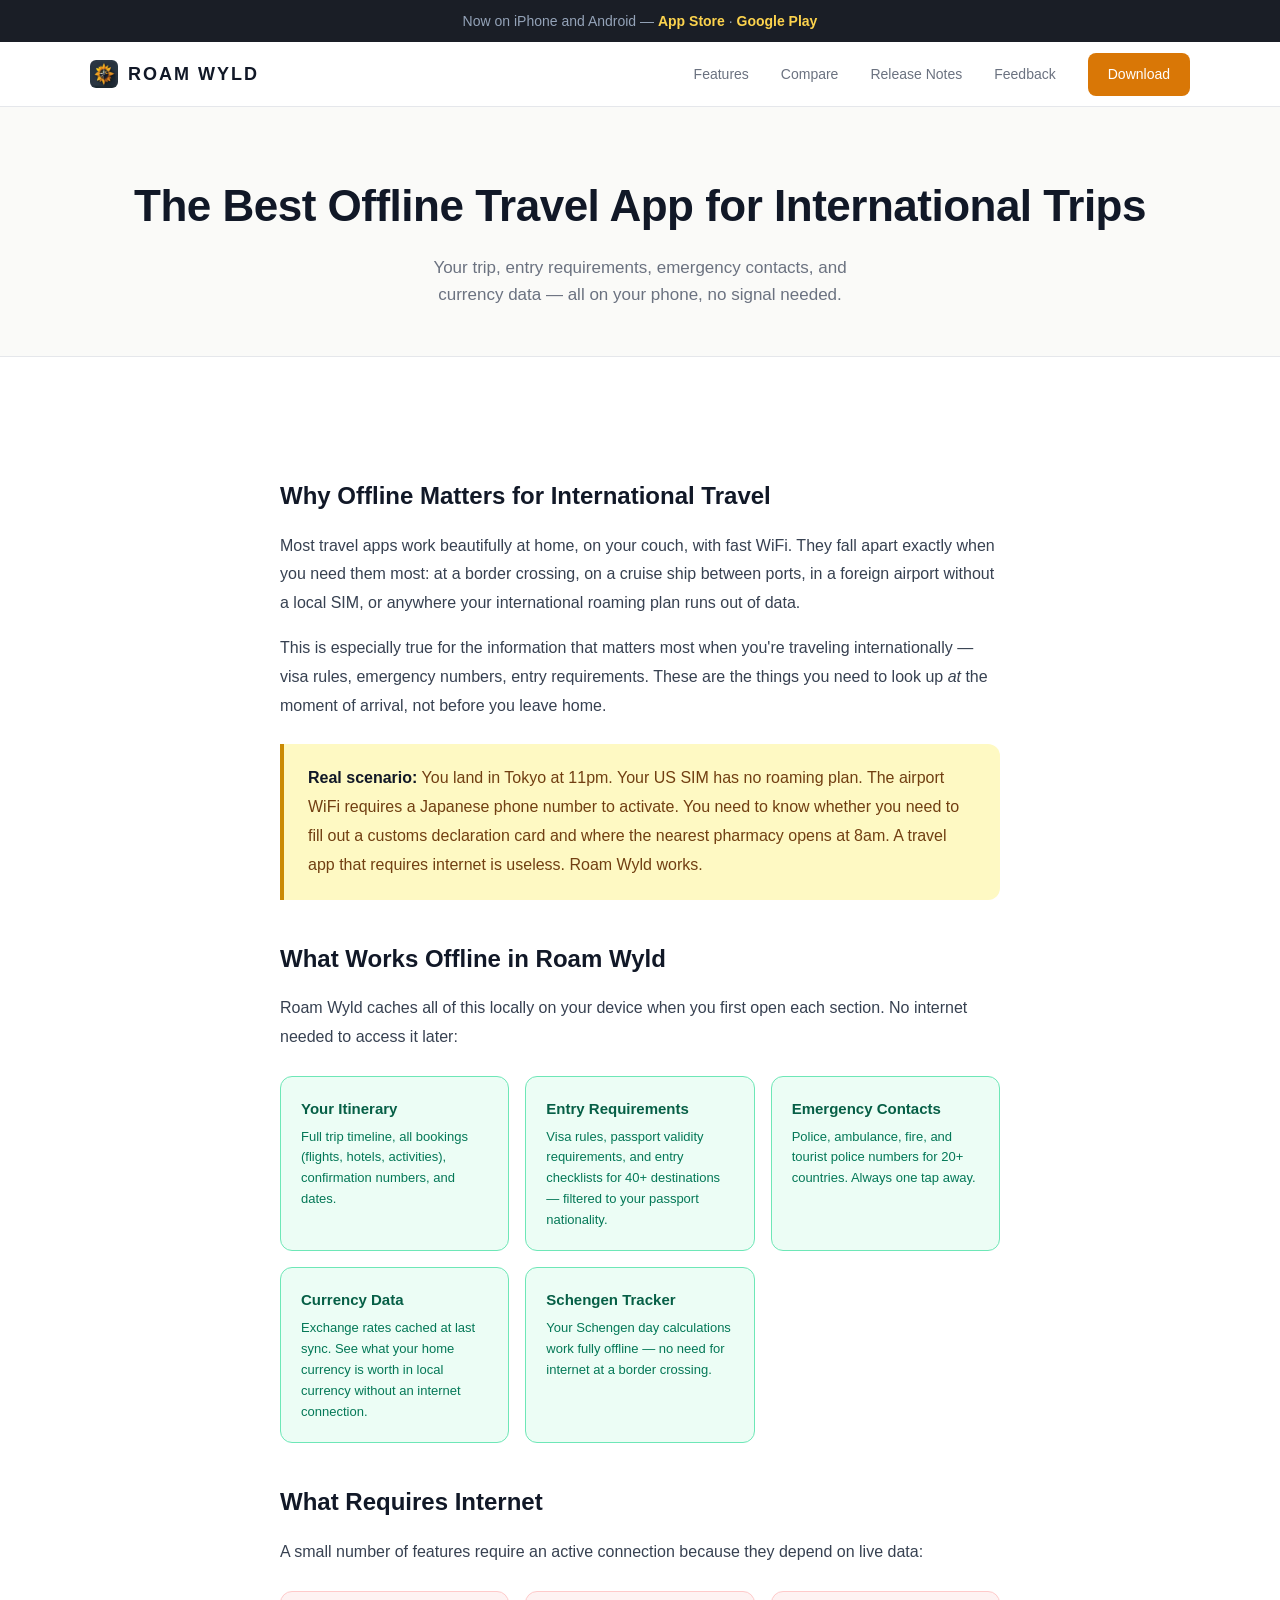
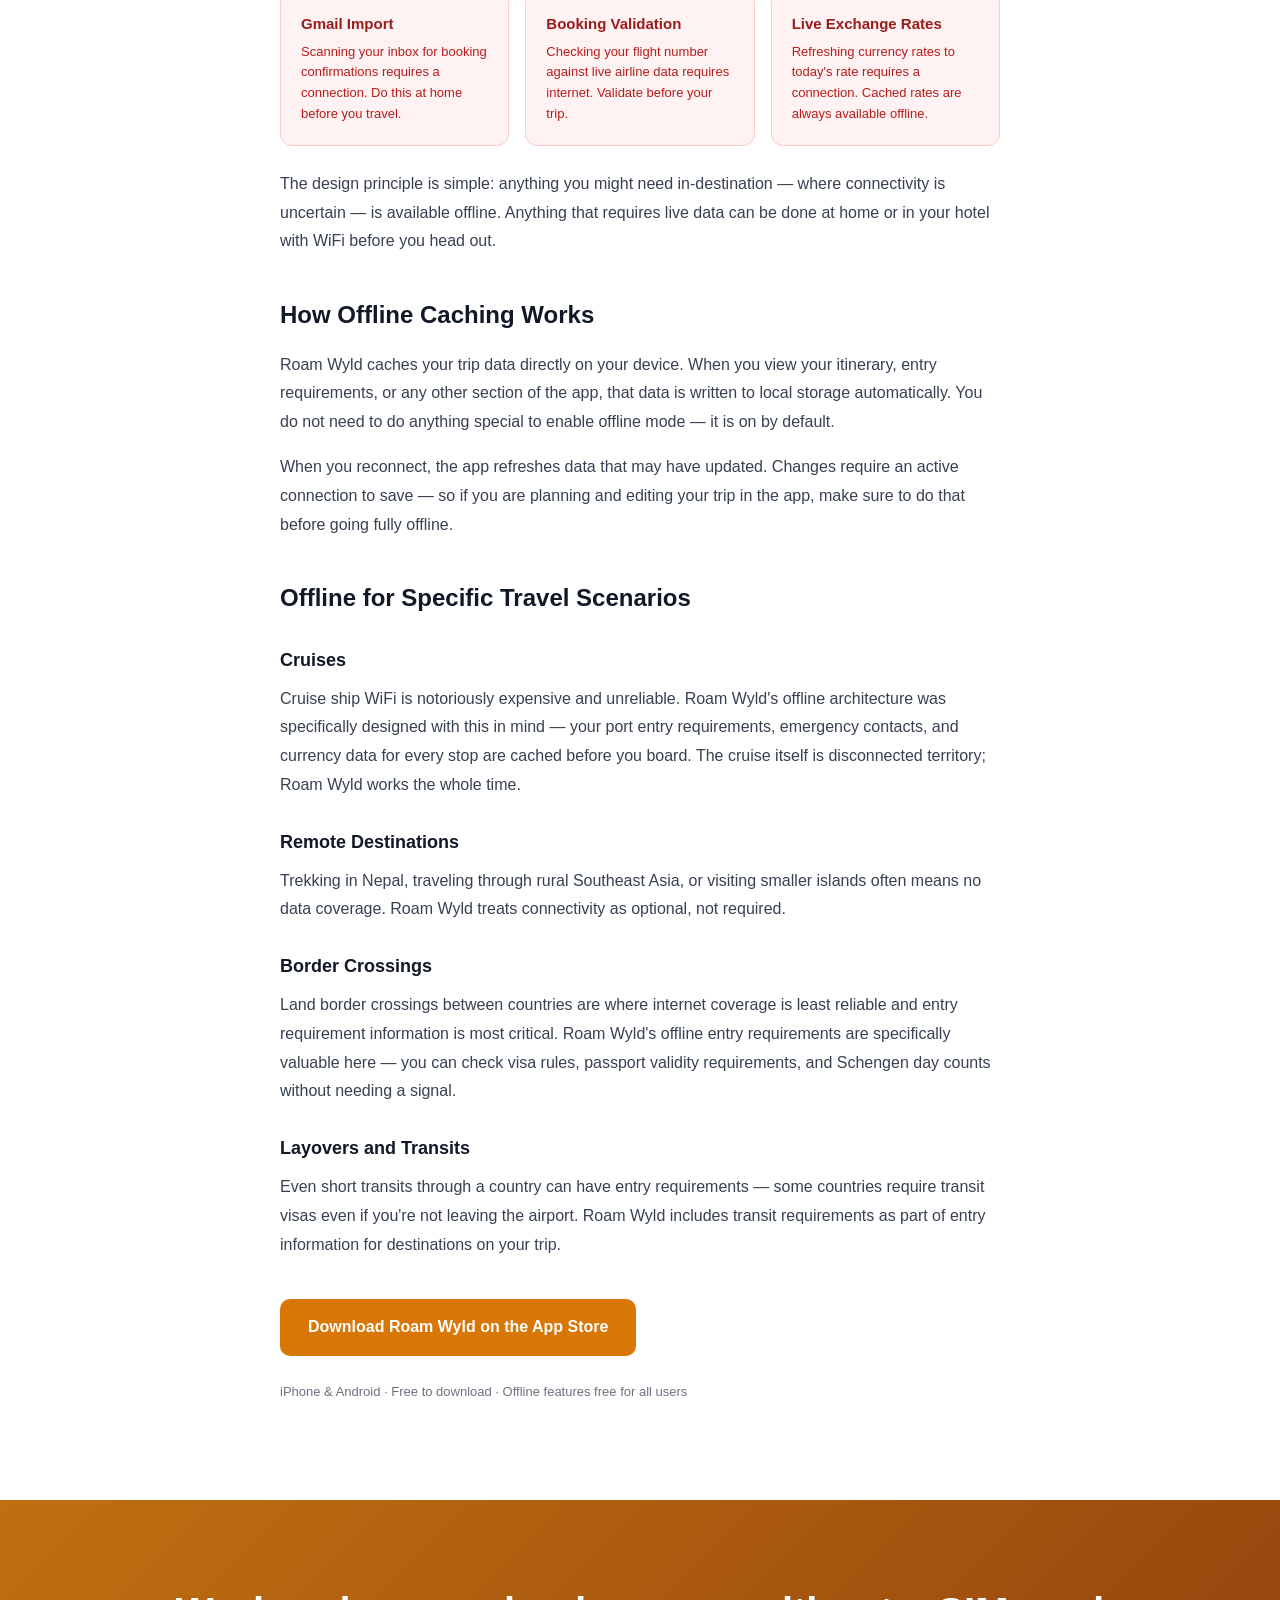
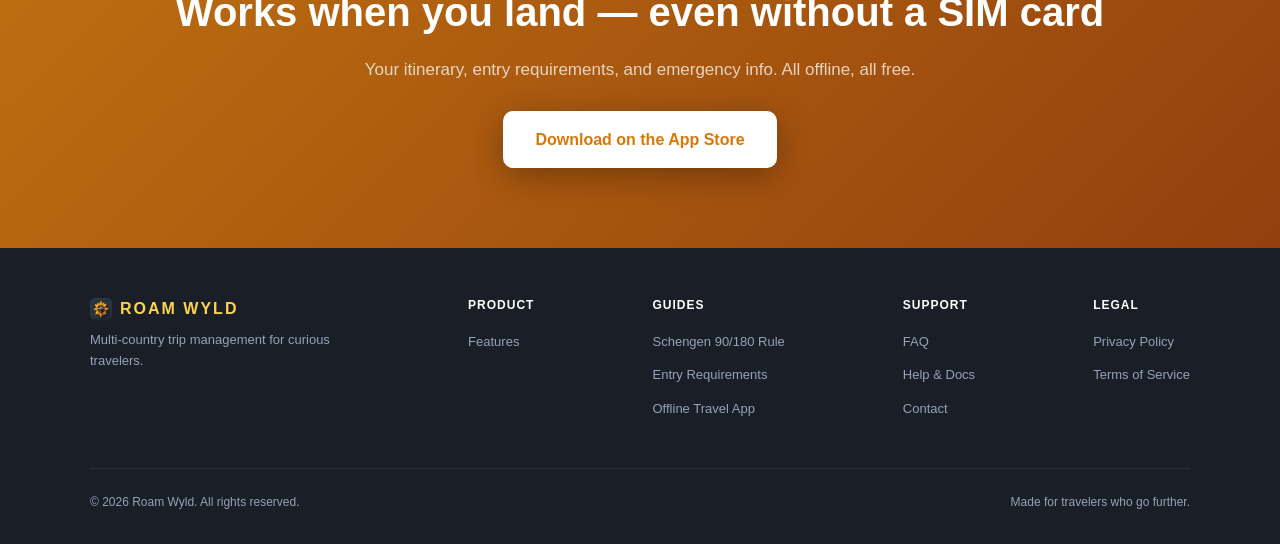
<file: offline-travel-app.html>
<!DOCTYPE html>
<html lang="en">
<head>
  <meta charset="UTF-8" />
  <meta name="viewport" content="width=device-width, initial-scale=1.0" />
  <title>Best Offline Travel App — Works Without Internet or Cell Service</title>
  <meta name="description" content="Roam Wyld is an offline-first travel app for iPhone. Your itinerary, entry requirements, emergency contacts, and currency data are all cached locally — no internet needed." />
  <meta name="google-site-verification" content="FwUJiEMPP1fMOQ4BFvkXwyjw40jZPFWo5KTjLIu2YRo" />
  <link rel="canonical" href="https://roamwyld.app/offline-travel-app.html" />
  <meta property="og:title" content="Best Offline Travel App — Works Without Internet or Cell Service" />
  <meta property="og:description" content="Roam Wyld is an offline-first travel app for iPhone. Your itinerary, entry requirements, emergency contacts, and currency data are all cached locally — no internet needed." />
  <meta property="og:type" content="article" />
  <meta property="og:url" content="https://roamwyld.app/offline-travel-app.html" />
  <link rel="stylesheet" href="style.css" />
  <link rel="icon" type="image/png" href="icon.png" />
  <style>
    .prose { max-width: 720px; margin: 0 auto; }
    .prose h2 { font-size: 24px; font-weight: 800; margin: 40px 0 16px; color: var(--text); }
    .prose p { font-size: 16px; color: #374151; line-height: 1.8; margin-bottom: 16px; }
    .prose ul { padding-left: 20px; margin-bottom: 16px; }
    .prose ul li { font-size: 16px; color: #374151; line-height: 1.8; margin-bottom: 6px; }
    .prose strong { color: var(--text); }
    .warning-box { background: #FEF9C3; border-left: 4px solid #CA8A04; border-radius: 0 12px 12px 0; padding: 20px 24px; margin: 24px 0; }
    .warning-box p { margin: 0; color: #713F12; }
    .offline-grid { display: grid; grid-template-columns: repeat(auto-fit, minmax(200px, 1fr)); gap: 16px; margin: 24px 0; }
    .offline-card { background: var(--success-bg); border: 1px solid #6EE7B7; border-radius: 12px; padding: 20px; }
    .offline-card h4 { font-size: 15px; font-weight: 700; margin-bottom: 6px; color: #065F46; }
    .offline-card p { font-size: 13px; color: #047857; margin: 0; line-height: 1.6; }
    .not-offline-card { background: #FEF2F2; border: 1px solid #FECACA; border-radius: 12px; padding: 20px; }
    .not-offline-card h4 { font-size: 15px; font-weight: 700; margin-bottom: 6px; color: #991B1B; }
    .not-offline-card p { font-size: 13px; color: #B91C1C; margin: 0; line-height: 1.6; }
    .prose h3 { font-size: 18px; font-weight: 700; margin: 28px 0 10px; color: var(--text); }
    .cta-inline { display: inline-block; background: var(--primary); color: #fff !important; padding: 14px 28px; border-radius: 10px; font-weight: 700; font-size: 16px; text-decoration: none !important; margin: 8px 0; }
    .cta-inline:hover { background: var(--primary-dark); }
  </style>
</head>
<body>

<div class="top-banner">
  Now on iPhone and Android &mdash; <a href="https://apps.apple.com/us/app/roam-wyld/id6774633699">App Store</a> &middot; <a href="https://play.google.com/store/apps/details?id=app.roamwyld">Google Play</a>
</div>

<nav>
  <div class="nav-inner">
    <a href="/" class="nav-logo"><img src="icon.png" alt="" class="nav-icon" style="width:28px;height:28px;border-radius:6px;flex-shrink:0;" />ROAM WYLD</a>
    <div class="nav-links">
      <a href="/#features" class="nav-link-hide">Features</a>
      <a href="/compare.html" class="nav-link-hide">Compare</a>
      <a href="/release-notes.html" class="nav-link-hide">Release Notes</a>
      <a href="/feedback.html" class="nav-link-hide">Feedback</a>

      <a href="https://apps.apple.com/us/app/roam-wyld/id6774633699" class="nav-cta">Download</a>
    </div>
  </div>
</nav>

<div class="page-hero">
  <h1>The Best Offline Travel App for International Trips</h1>
  <p>Your trip, entry requirements, emergency contacts, and currency data — all on your phone, no signal needed.</p>
</div>

<section>
  <div class="prose">

    <h2>Why Offline Matters for International Travel</h2>
    <p>
      Most travel apps work beautifully at home, on your couch, with fast WiFi. They fall apart exactly when you need them most: at a border crossing, on a cruise ship between ports, in a foreign airport without a local SIM, or anywhere your international roaming plan runs out of data.
    </p>
    <p>
      This is especially true for the information that matters most when you're traveling internationally — visa rules, emergency numbers, entry requirements. These are the things you need to look up <em>at</em> the moment of arrival, not before you leave home.
    </p>

    <div class="warning-box">
      <p><strong>Real scenario:</strong> You land in Tokyo at 11pm. Your US SIM has no roaming plan. The airport WiFi requires a Japanese phone number to activate. You need to know whether you need to fill out a customs declaration card and where the nearest pharmacy opens at 8am. A travel app that requires internet is useless. Roam Wyld works.</p>
    </div>

    <h2>What Works Offline in Roam Wyld</h2>
    <p>Roam Wyld caches all of this locally on your device when you first open each section. No internet needed to access it later:</p>

    <div class="offline-grid">
      <div class="offline-card">
        <h4>Your Itinerary</h4>
        <p>Full trip timeline, all bookings (flights, hotels, activities), confirmation numbers, and dates.</p>
      </div>
      <div class="offline-card">
        <h4>Entry Requirements</h4>
        <p>Visa rules, passport validity requirements, and entry checklists for 40+ destinations — filtered to your passport nationality.</p>
      </div>
      <div class="offline-card">
        <h4>Emergency Contacts</h4>
        <p>Police, ambulance, fire, and tourist police numbers for 20+ countries. Always one tap away.</p>
      </div>
      <div class="offline-card">
        <h4>Currency Data</h4>
        <p>Exchange rates cached at last sync. See what your home currency is worth in local currency without an internet connection.</p>
      </div>
      <div class="offline-card">
        <h4>Schengen Tracker</h4>
        <p>Your Schengen day calculations work fully offline — no need for internet at a border crossing.</p>
      </div>
    </div>

    <h2>What Requires Internet</h2>
    <p>A small number of features require an active connection because they depend on live data:</p>
    <div class="offline-grid">
      <div class="not-offline-card">
        <h4>Gmail Import</h4>
        <p>Scanning your inbox for booking confirmations requires a connection. Do this at home before you travel.</p>
      </div>
      <div class="not-offline-card">
        <h4>Booking Validation</h4>
        <p>Checking your flight number against live airline data requires internet. Validate before your trip.</p>
      </div>
      <div class="not-offline-card">
        <h4>Live Exchange Rates</h4>
        <p>Refreshing currency rates to today's rate requires a connection. Cached rates are always available offline.</p>
      </div>
    </div>

    <p>
      The design principle is simple: anything you might need in-destination — where connectivity is uncertain — is available offline. Anything that requires live data can be done at home or in your hotel with WiFi before you head out.
    </p>

    <h2>How Offline Caching Works</h2>
    <p>
      Roam Wyld caches your trip data directly on your device. When you view your itinerary, entry requirements, or any other section of the app, that data is written to local storage automatically. You do not need to do anything special to enable offline mode — it is on by default.
    </p>
    <p>
      When you reconnect, the app refreshes data that may have updated. Changes require an active connection to save — so if you are planning and editing your trip in the app, make sure to do that before going fully offline.
    </p>

    <h2>Offline for Specific Travel Scenarios</h2>

    <h3>Cruises</h3>
    <p>
      Cruise ship WiFi is notoriously expensive and unreliable. Roam Wyld's offline architecture was specifically designed with this in mind — your port entry requirements, emergency contacts, and currency data for every stop are cached before you board. The cruise itself is disconnected territory; Roam Wyld works the whole time.
    </p>

    <h3>Remote Destinations</h3>
    <p>
      Trekking in Nepal, traveling through rural Southeast Asia, or visiting smaller islands often means no data coverage. Roam Wyld treats connectivity as optional, not required.
    </p>

    <h3>Border Crossings</h3>
    <p>
      Land border crossings between countries are where internet coverage is least reliable and entry requirement information is most critical. Roam Wyld's offline entry requirements are specifically valuable here — you can check visa rules, passport validity requirements, and Schengen day counts without needing a signal.
    </p>

    <h3>Layovers and Transits</h3>
    <p>
      Even short transits through a country can have entry requirements — some countries require transit visas even if you're not leaving the airport. Roam Wyld includes transit requirements as part of entry information for destinations on your trip.
    </p>

    <p style="margin-top: 32px;">
      <a href="https://apps.apple.com/us/app/roam-wyld/id6774633699" class="cta-inline">Download Roam Wyld on the App Store</a>
    </p>
    <p style="font-size: 13px; color: var(--text-muted);">iPhone &amp; Android &middot; Free to download &middot; Offline features free for all users</p>

  </div>
</section>

<div class="cta-band">
  <h2>Works when you land — even without a SIM card</h2>
  <p>Your itinerary, entry requirements, and emergency info. All offline, all free.</p>
  <a href="https://apps.apple.com/us/app/roam-wyld/id6774633699" class="btn-beta btn-beta-white">Download on the App Store</a>
</div>

<footer>
  <div class="footer-inner">
    <div class="footer-top">
      <div class="footer-brand">
        <div class="logo" style="display:flex;align-items:center;gap:8px;"><img src="icon.png" alt="" style="width:22px;height:22px;border-radius:5px;" />ROAM WYLD</div>
        <p>Multi-country trip management for curious travelers.</p>
      </div>
      <div class="footer-links">
        <h4>Product</h4>
        <ul>
          <li><a href="/#features">Features</a></li>

        </ul>
      </div>
      <div class="footer-links">
        <h4>Guides</h4>
        <ul>
          <li><a href="/schengen.html">Schengen 90/180 Rule</a></li>
          <li><a href="/entry-requirements.html">Entry Requirements</a></li>
          <li><a href="/offline-travel-app.html">Offline Travel App</a></li>
        </ul>
      </div>
      <div class="footer-links">
        <h4>Support</h4>
        <ul>
          <li><a href="faq.html">FAQ</a></li>
          <li><a href="support.html">Help &amp; Docs</a></li>
          <li><a href="mailto:support@roamwyld.app">Contact</a></li>
        </ul>
      </div>
      <div class="footer-links">
        <h4>Legal</h4>
        <ul>
          <li><a href="privacy.html">Privacy Policy</a></li>
          <li><a href="terms.html">Terms of Service</a></li>
        </ul>
      </div>
    </div>
    <div class="footer-bottom">
      <span>&copy; 2026 Roam Wyld. All rights reserved.</span>
      <span>Made for travelers who go further.</span>
    </div>
  </div>
</footer>

</body>
</html>
</file>
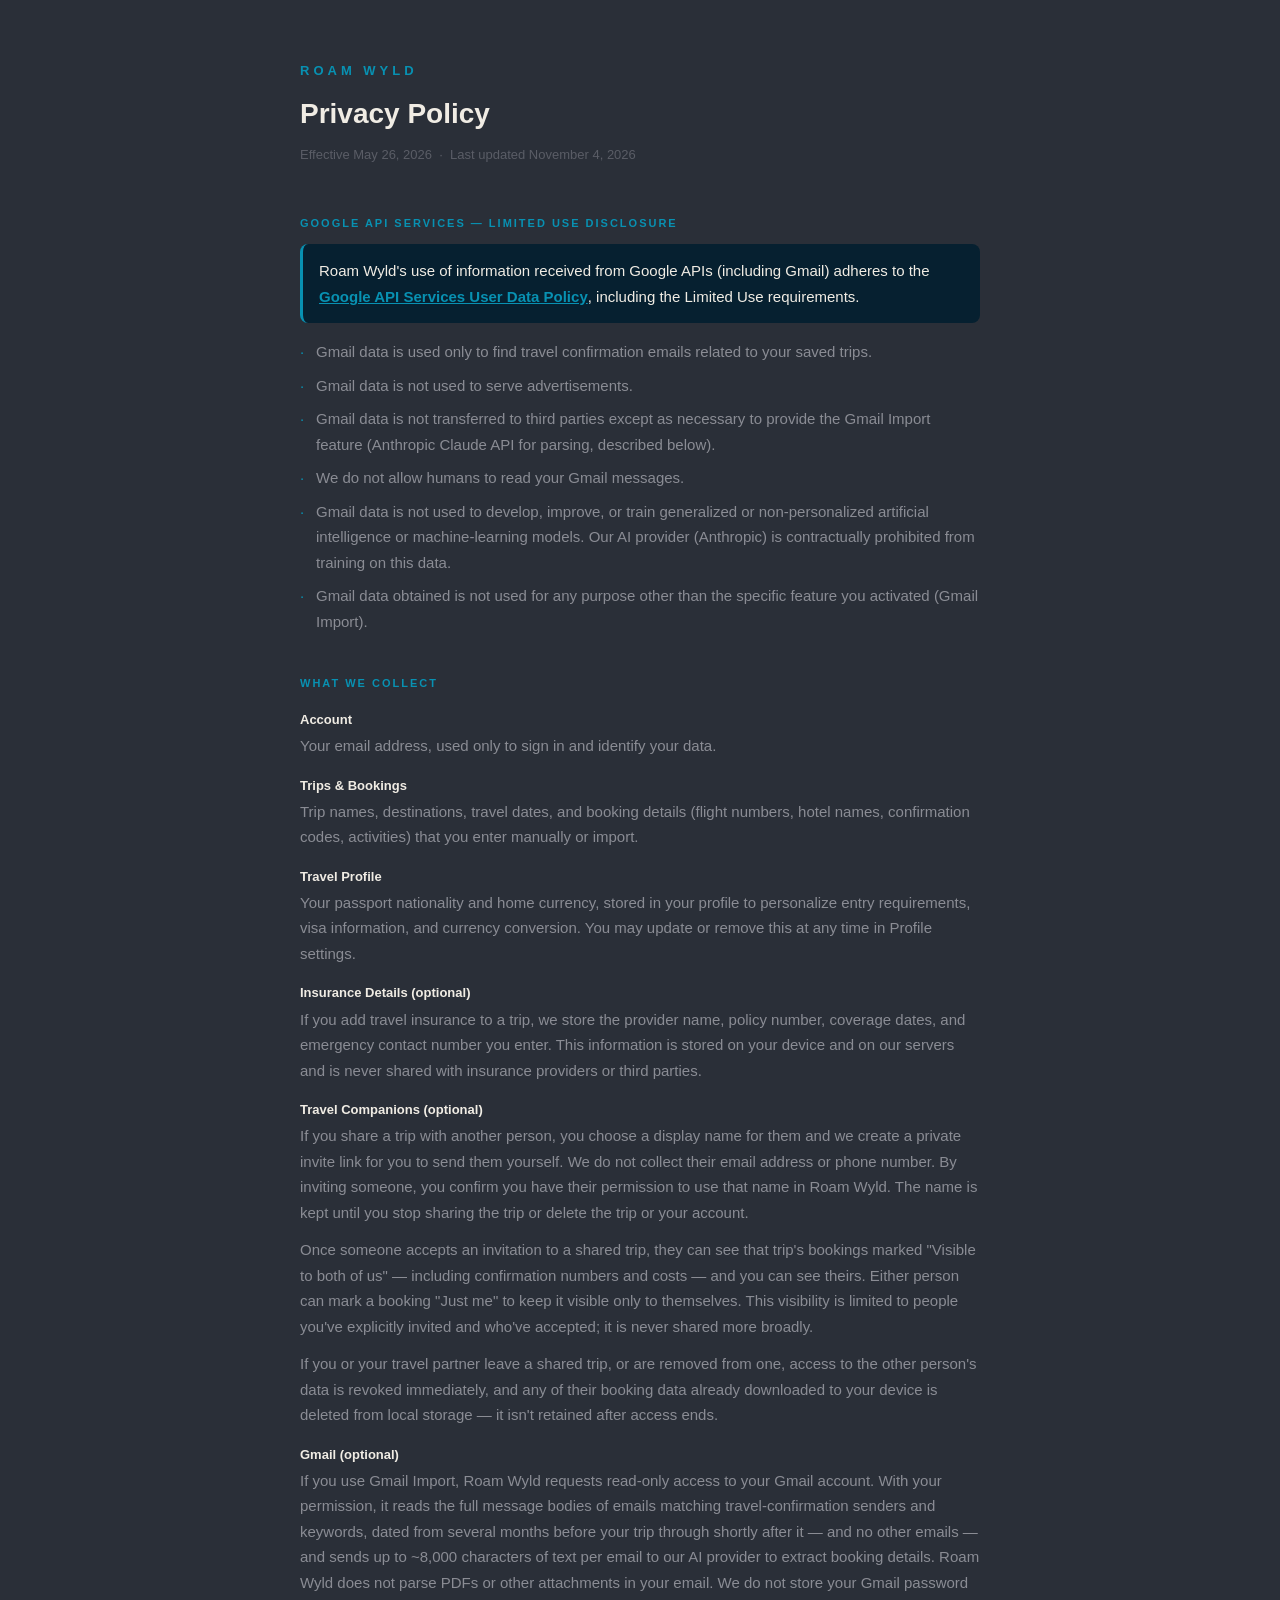
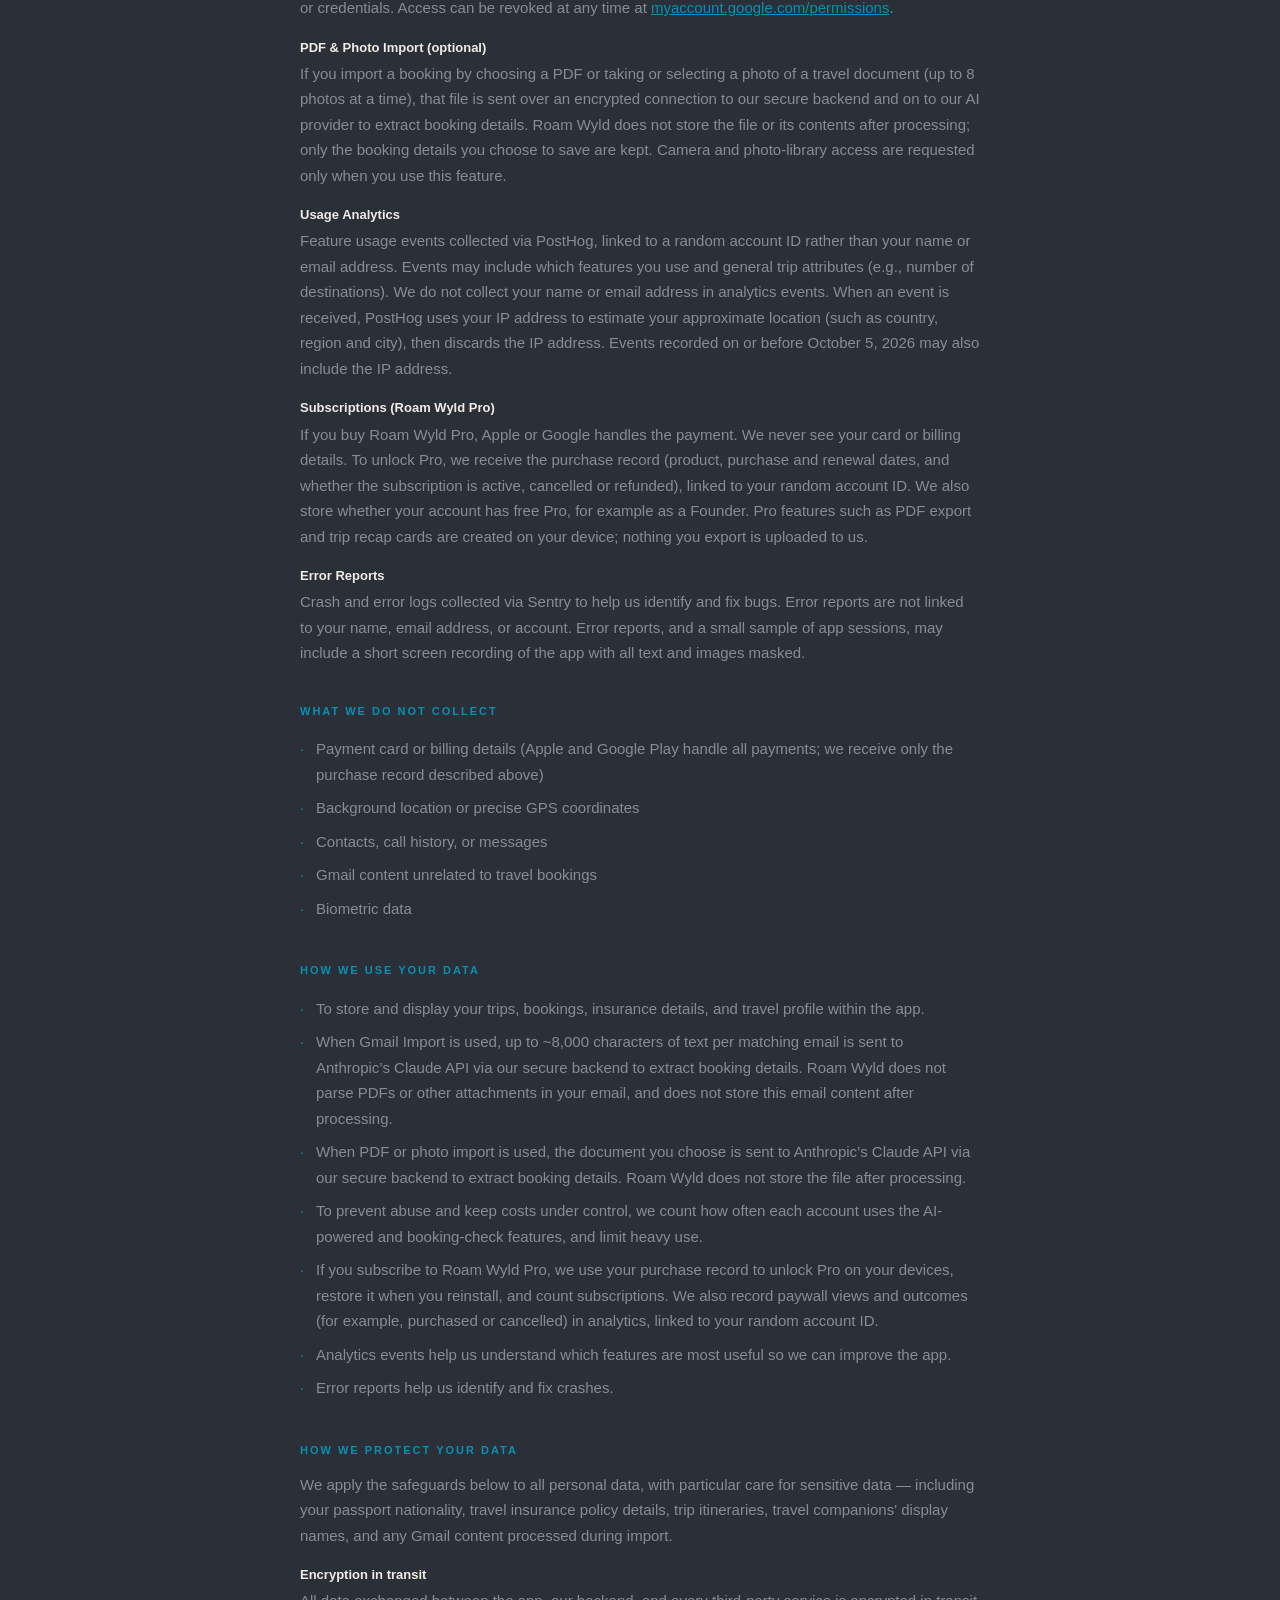
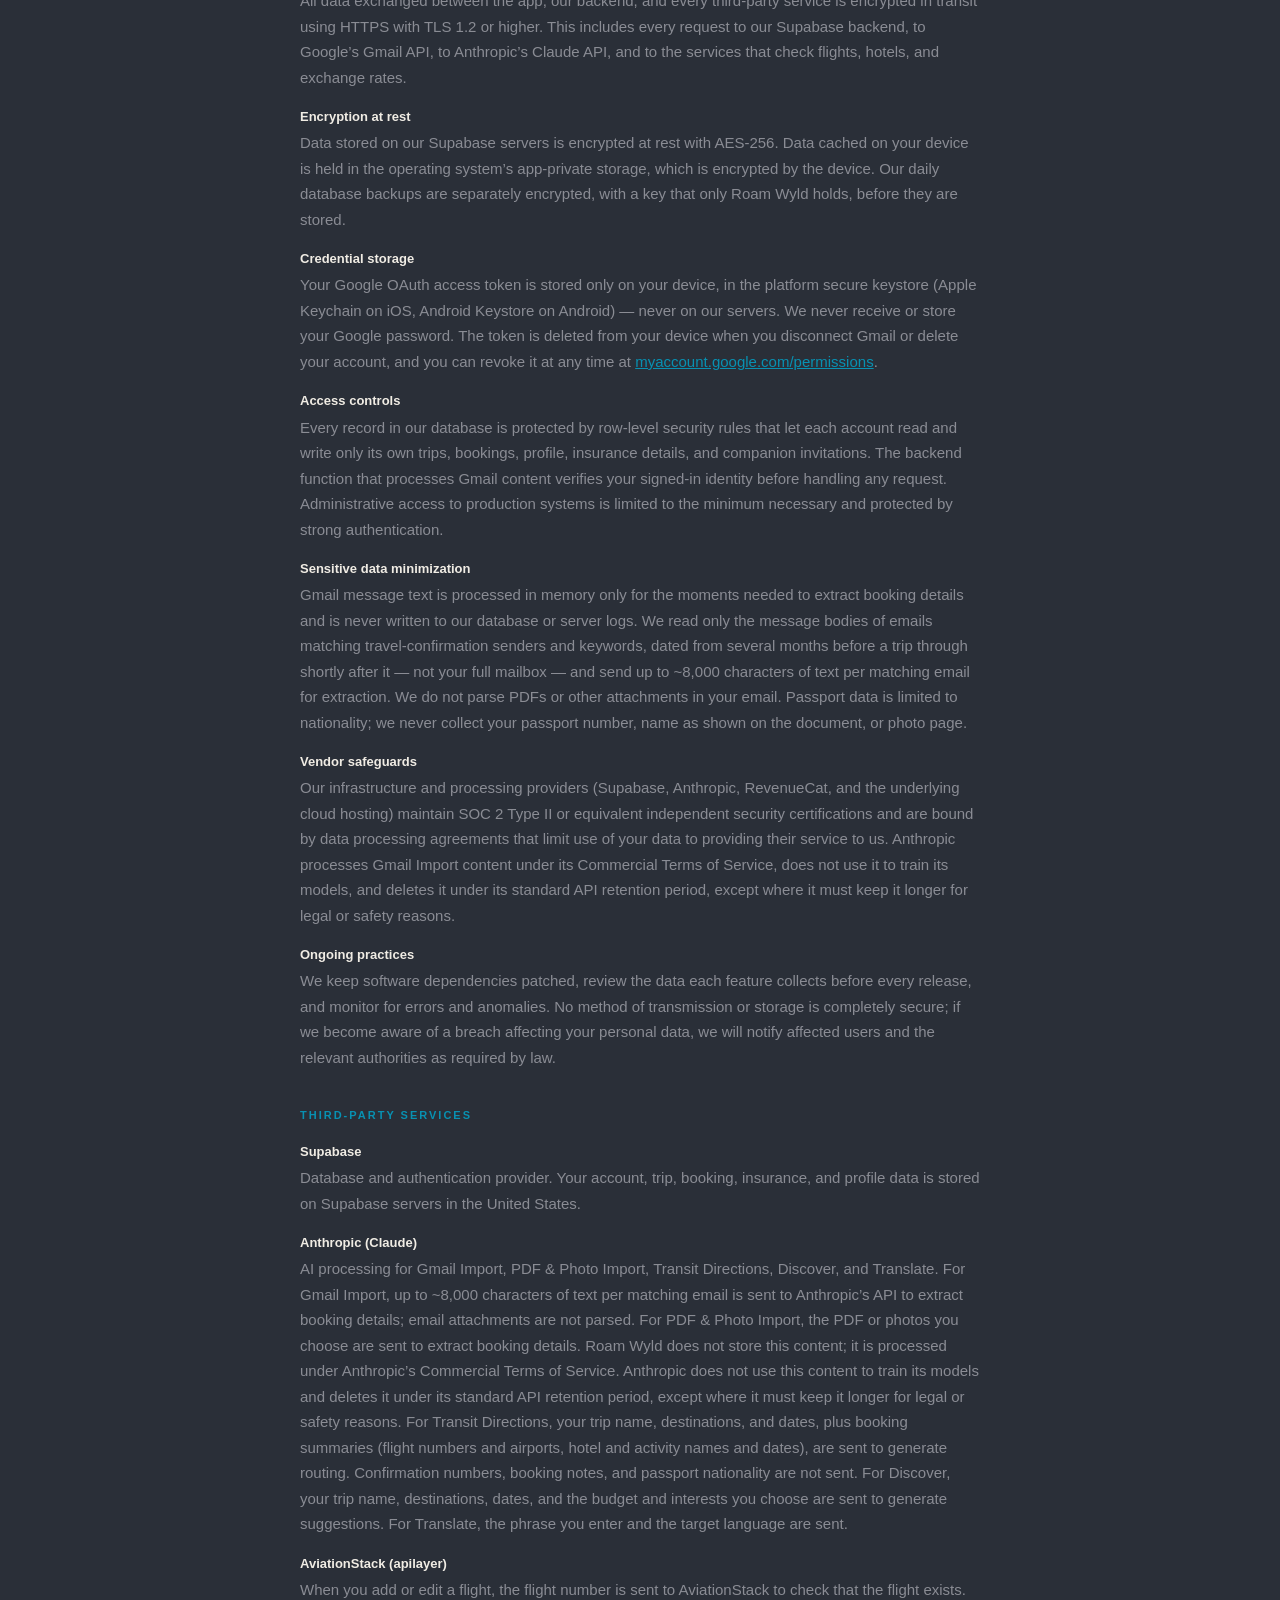
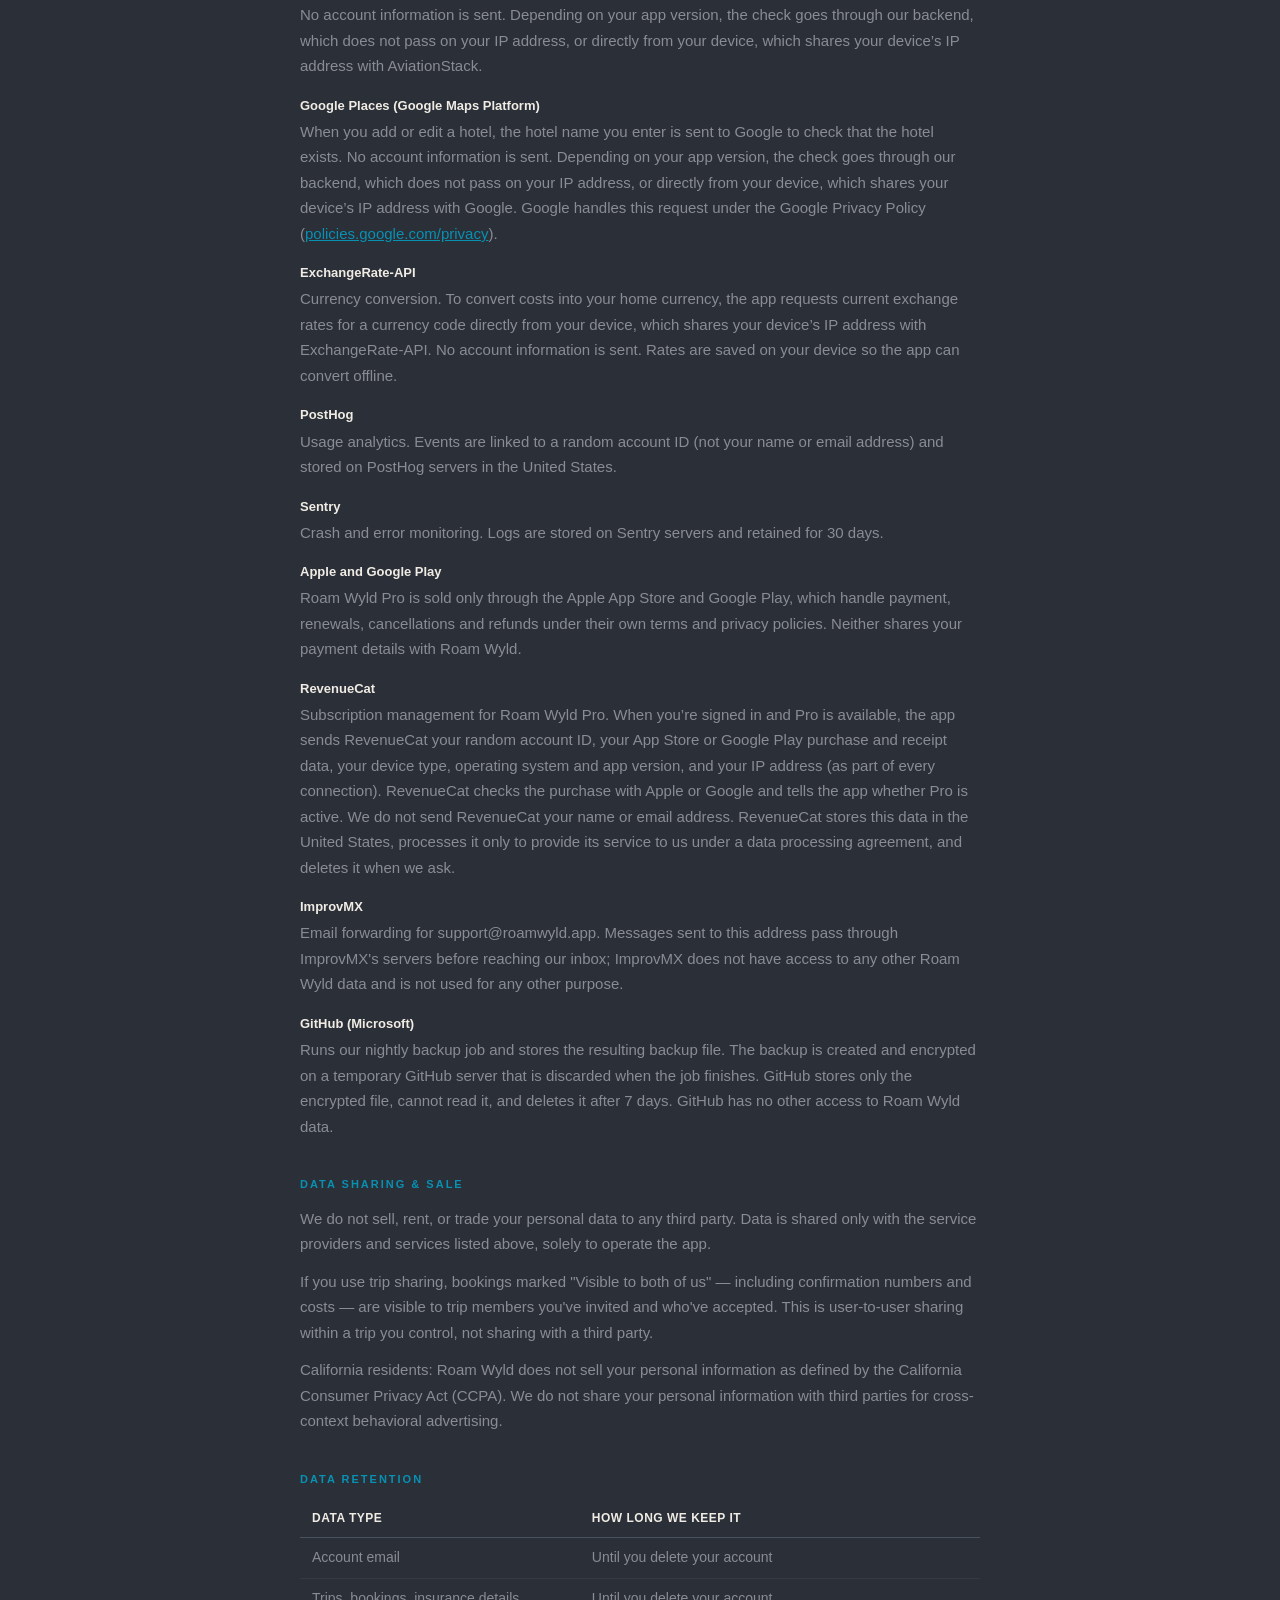
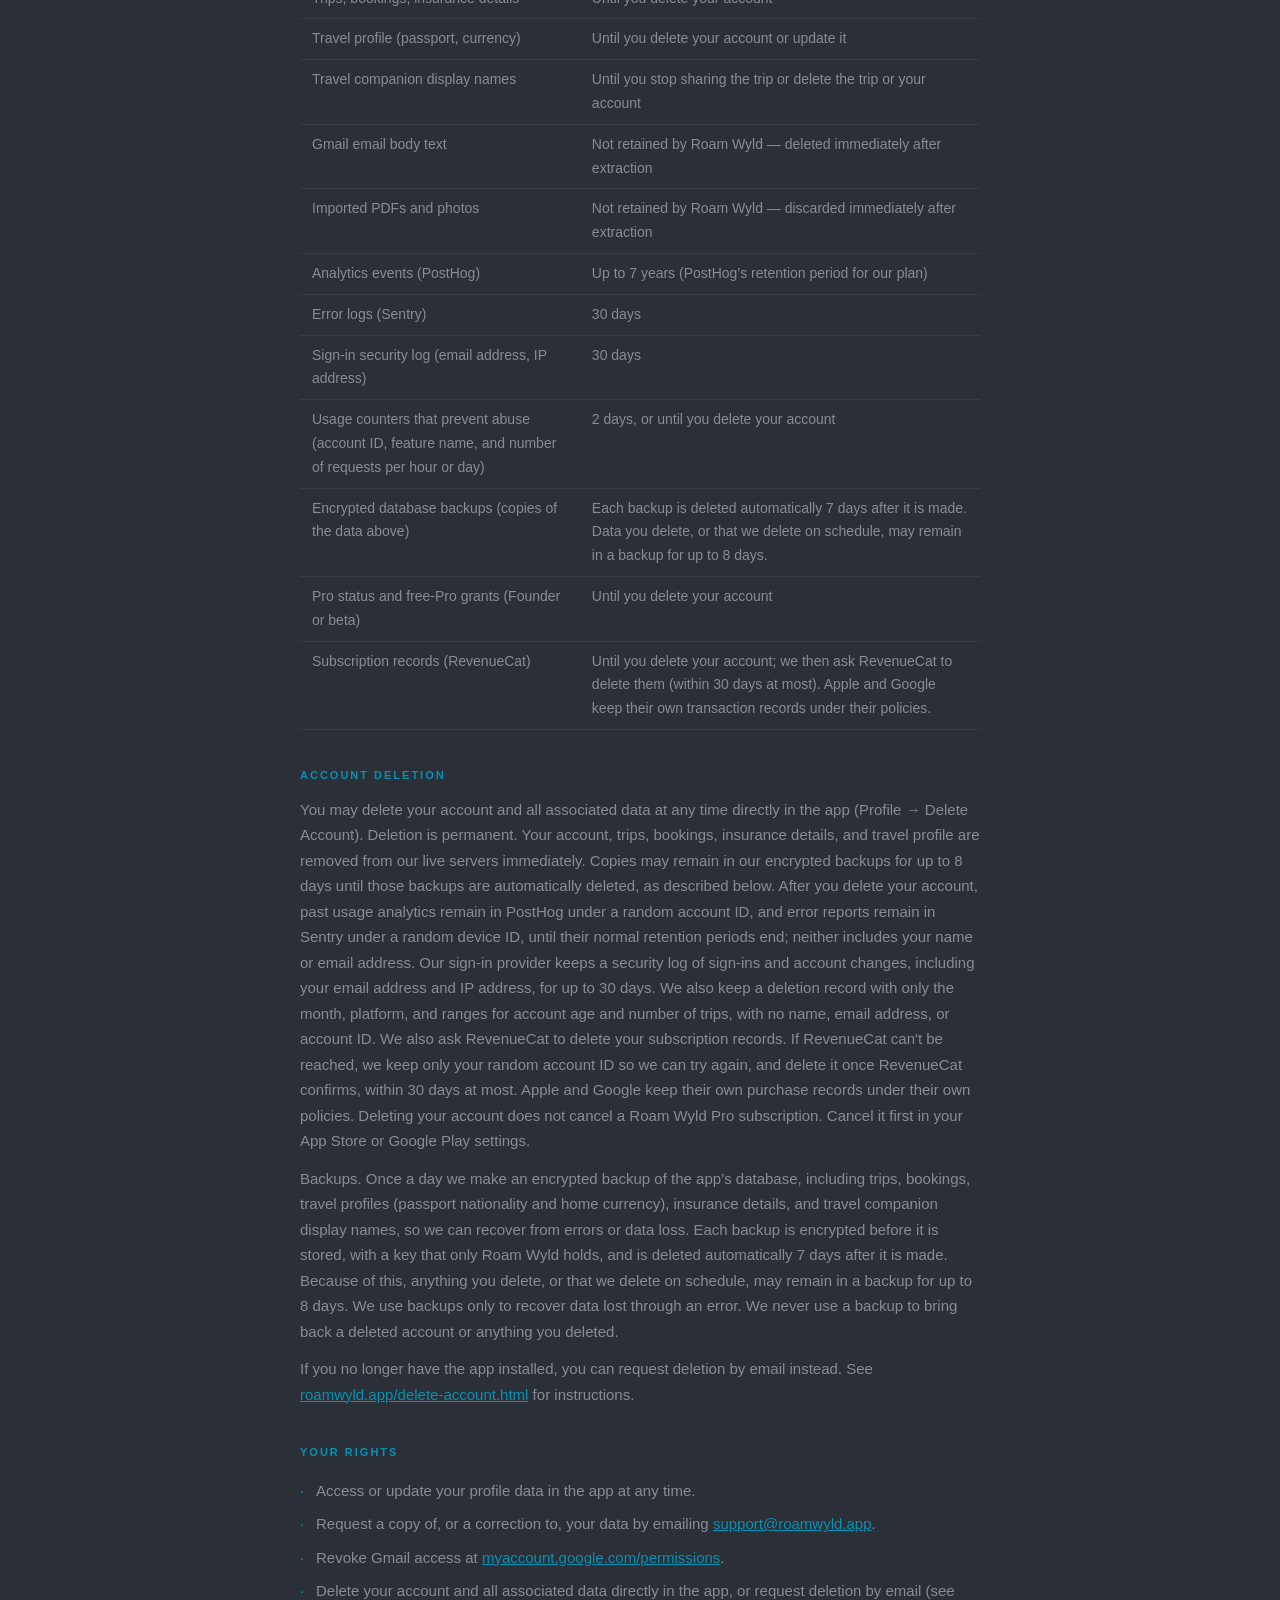
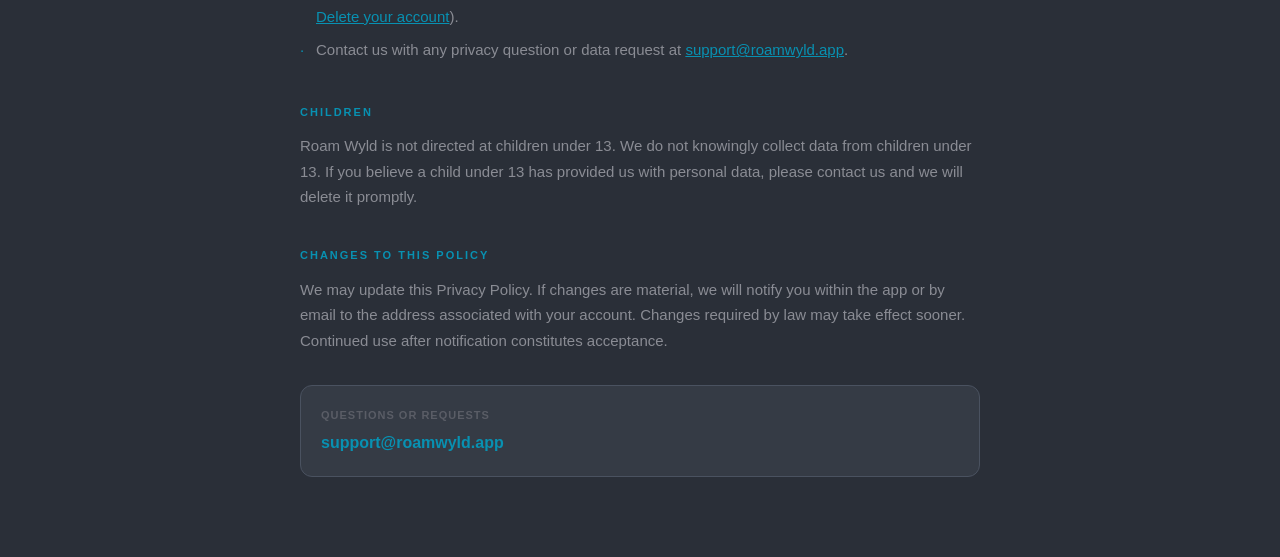
<file: privacy.html>
<!DOCTYPE html>
<html lang="en">
<head>
  <meta charset="UTF-8">
  <meta name="viewport" content="width=device-width, initial-scale=1.0">
  <title>Privacy Policy — Roam Wyld</title>
  <style>
    *, *::before, *::after { box-sizing: border-box; margin: 0; padding: 0; }
    body {
      font-family: -apple-system, BlinkMacSystemFont, 'Segoe UI', Roboto, sans-serif;
      background: #2a2f38;
      color: #f0ece4;
      line-height: 1.7;
      padding: 0 16px 80px;
    }
    .container { max-width: 680px; margin: 0 auto; padding-top: 60px; }
    .logo { font-size: 13px; font-weight: 800; letter-spacing: 4px; color: #0891b2; text-transform: uppercase; margin-bottom: 8px; }
    h1 { font-size: 28px; font-weight: 800; color: #f0ece4; margin-bottom: 6px; }
    .meta { font-size: 13px; color: #5a5d66; margin-bottom: 48px; }
    h2 { font-size: 11px; font-weight: 700; color: #0891b2; text-transform: uppercase; letter-spacing: 2px; margin-bottom: 12px; margin-top: 36px; }
    p { font-size: 15px; color: #8a8c94; margin-bottom: 12px; }
    ul { list-style: none; margin-bottom: 12px; }
    ul li { font-size: 15px; color: #8a8c94; padding: 4px 0 4px 16px; position: relative; }
    ul li::before { content: '·'; position: absolute; left: 0; color: #0891b2; }
    .highlight { background: #062030; border-left: 3px solid #0891b2; border-radius: 8px; padding: 14px 16px; margin-bottom: 12px; }
    .highlight p { color: #f0ece4; margin: 0; }
    .highlight a { color: #0891b2; font-weight: 600; }
    .label { font-size: 13px; font-weight: 700; color: #f0ece4; margin-bottom: 2px; margin-top: 16px; }
    .contact { background: #353b45; border: 1px solid #4a5260; border-radius: 12px; padding: 20px; margin-top: 32px; }
    .contact-label { font-size: 11px; font-weight: 700; color: #5a5d66; text-transform: uppercase; letter-spacing: 1px; margin-bottom: 4px; }
    .contact a { font-size: 16px; color: #0891b2; font-weight: 600; text-decoration: none; }
    table { width: 100%; border-collapse: collapse; margin-bottom: 16px; font-size: 14px; }
    th { text-align: left; color: #f0ece4; font-weight: 700; padding: 8px 12px; border-bottom: 1px solid #4a5260; font-size: 12px; text-transform: uppercase; letter-spacing: 0.5px; }
    td { color: #8a8c94; padding: 8px 12px; border-bottom: 1px solid #353b45; vertical-align: top; }
    a { color: #0891b2; }
  </style>
</head>
<body>
  <div class="container">
    <div class="logo">Roam Wyld</div>
    <h1>Privacy Policy</h1>
    <p class="meta">Effective May 26, 2026 &nbsp;&middot;&nbsp; Last updated November 4, 2026</p>

    <h2>Google API Services &mdash; Limited Use Disclosure</h2>
    <div class="highlight">
      <p>Roam Wyld's use of information received from Google APIs (including Gmail) adheres to the <a href="https://developers.google.com/terms/api-services-user-data-policy" target="_blank">Google API Services User Data Policy</a>, including the Limited Use requirements.</p>
    </div>
    <ul>
      <li>Gmail data is used only to find travel confirmation emails related to your saved trips.</li>
      <li>Gmail data is not used to serve advertisements.</li>
      <li>Gmail data is not transferred to third parties except as necessary to provide the Gmail Import feature (Anthropic Claude API for parsing, described below).</li>
      <li>We do not allow humans to read your Gmail messages.</li>
      <li>Gmail data is not used to develop, improve, or train generalized or non-personalized artificial intelligence or machine-learning models. Our AI provider (Anthropic) is contractually prohibited from training on this data.</li>
      <li>Gmail data obtained is not used for any purpose other than the specific feature you activated (Gmail Import).</li>
    </ul>

    <h2>What We Collect</h2>

    <p class="label">Account</p>
    <p>Your email address, used only to sign in and identify your data.</p>

    <p class="label">Trips &amp; Bookings</p>
    <p>Trip names, destinations, travel dates, and booking details (flight numbers, hotel names, confirmation codes, activities) that you enter manually or import.</p>

    <p class="label">Travel Profile</p>
    <p>Your passport nationality and home currency, stored in your profile to personalize entry requirements, visa information, and currency conversion. You may update or remove this at any time in Profile settings.</p>

    <p class="label">Insurance Details (optional)</p>
    <p>If you add travel insurance to a trip, we store the provider name, policy number, coverage dates, and emergency contact number you enter. This information is stored on your device and on our servers and is never shared with insurance providers or third parties.</p>

    <p class="label">Travel Companions (optional)</p>
    <p>If you share a trip with another person, you choose a display name for them and we create a private invite link for you to send them yourself. We do not collect their email address or phone number. By inviting someone, you confirm you have their permission to use that name in Roam Wyld. The name is kept until you stop sharing the trip or delete the trip or your account.</p>
    <p>Once someone accepts an invitation to a shared trip, they can see that trip's bookings marked "Visible to both of us" &mdash; including confirmation numbers and costs &mdash; and you can see theirs. Either person can mark a booking "Just me" to keep it visible only to themselves. This visibility is limited to people you've explicitly invited and who've accepted; it is never shared more broadly.</p>
    <p>If you or your travel partner leave a shared trip, or are removed from one, access to the other person's data is revoked immediately, and any of their booking data already downloaded to your device is deleted from local storage &mdash; it isn't retained after access ends.</p>

    <p class="label">Gmail (optional)</p>
    <p>If you use Gmail Import, Roam Wyld requests read-only access to your Gmail account. With your permission, it reads the full message bodies of emails matching travel-confirmation senders and keywords, dated from several months before your trip through shortly after it &mdash; and no other emails &mdash; and sends up to ~8,000 characters of text per email to our AI provider to extract booking details. Roam Wyld does not parse PDFs or other attachments in your email. We do not store your Gmail password or credentials. Access can be revoked at any time at <a href="https://myaccount.google.com/permissions">myaccount.google.com/permissions</a>.</p>

    <p class="label">PDF &amp; Photo Import (optional)</p>
    <p>If you import a booking by choosing a PDF or taking or selecting a photo of a travel document (up to 8 photos at a time), that file is sent over an encrypted connection to our secure backend and on to our AI provider to extract booking details. Roam Wyld does not store the file or its contents after processing; only the booking details you choose to save are kept. Camera and photo-library access are requested only when you use this feature.</p>
    <p class="label">Usage Analytics</p>
    <p>Feature usage events collected via PostHog, linked to a random account ID rather than your name or email address. Events may include which features you use and general trip attributes (e.g., number of destinations). We do not collect your name or email address in analytics events. When an event is received, PostHog uses your IP address to estimate your approximate location (such as country, region and city), then discards the IP address. Events recorded on or before October 5, 2026 may also include the IP address.</p>

    <p class="label">Subscriptions (Roam Wyld Pro)</p>
    <p>If you buy Roam Wyld Pro, Apple or Google handles the payment. We never see your card or billing details. To unlock Pro, we receive the purchase record (product, purchase and renewal dates, and whether the subscription is active, cancelled or refunded), linked to your random account ID. We also store whether your account has free Pro, for example as a Founder. Pro features such as PDF export and trip recap cards are created on your device; nothing you export is uploaded to us.</p>

    <p class="label">Error Reports</p>
    <p>Crash and error logs collected via Sentry to help us identify and fix bugs. Error reports are not linked to your name, email address, or account. Error reports, and a small sample of app sessions, may include a short screen recording of the app with all text and images masked.</p>

    <h2>What We Do NOT Collect</h2>
    <ul>
      <li>Payment card or billing details (Apple and Google Play handle all payments; we receive only the purchase record described above)</li>
      <li>Background location or precise GPS coordinates</li>
      <li>Contacts, call history, or messages</li>
      <li>Gmail content unrelated to travel bookings</li>
      <li>Biometric data</li>
    </ul>

    <h2>How We Use Your Data</h2>
    <ul>
      <li>To store and display your trips, bookings, insurance details, and travel profile within the app.</li>
      <li>When Gmail Import is used, up to ~8,000 characters of text per matching email is sent to Anthropic&rsquo;s Claude API via our secure backend to extract booking details. Roam Wyld does not parse PDFs or other attachments in your email, and does not store this email content after processing.</li>
      <li>When PDF or photo import is used, the document you choose is sent to Anthropic&rsquo;s Claude API via our secure backend to extract booking details. Roam Wyld does not store the file after processing.</li>
      <li>To prevent abuse and keep costs under control, we count how often each account uses the AI-powered and booking-check features, and limit heavy use.</li>
      <li>If you subscribe to Roam Wyld Pro, we use your purchase record to unlock Pro on your devices, restore it when you reinstall, and count subscriptions. We also record paywall views and outcomes (for example, purchased or cancelled) in analytics, linked to your random account ID.</li>
      <li>Analytics events help us understand which features are most useful so we can improve the app.</li>
      <li>Error reports help us identify and fix crashes.</li>
    </ul>

    <h2>How We Protect Your Data</h2>
    <p>We apply the safeguards below to all personal data, with particular care for sensitive data &mdash; including your passport nationality, travel insurance policy details, trip itineraries, travel companions' display names, and any Gmail content processed during import.</p>

    <p class="label">Encryption in transit</p>
    <p>All data exchanged between the app, our backend, and every third-party service is encrypted in transit using HTTPS with TLS 1.2 or higher. This includes every request to our Supabase backend, to Google&rsquo;s Gmail API, to Anthropic&rsquo;s Claude API, and to the services that check flights, hotels, and exchange rates.</p>

    <p class="label">Encryption at rest</p>
    <p>Data stored on our Supabase servers is encrypted at rest with AES-256. Data cached on your device is held in the operating system&rsquo;s app-private storage, which is encrypted by the device. Our daily database backups are separately encrypted, with a key that only Roam Wyld holds, before they are stored.</p>

    <p class="label">Credential storage</p>
    <p>Your Google OAuth access token is stored only on your device, in the platform secure keystore (Apple Keychain on iOS, Android Keystore on Android) &mdash; never on our servers. We never receive or store your Google password. The token is deleted from your device when you disconnect Gmail or delete your account, and you can revoke it at any time at <a href="https://myaccount.google.com/permissions">myaccount.google.com/permissions</a>.</p>

    <p class="label">Access controls</p>
    <p>Every record in our database is protected by row-level security rules that let each account read and write only its own trips, bookings, profile, insurance details, and companion invitations. The backend function that processes Gmail content verifies your signed-in identity before handling any request. Administrative access to production systems is limited to the minimum necessary and protected by strong authentication.</p>

    <p class="label">Sensitive data minimization</p>
    <p>Gmail message text is processed in memory only for the moments needed to extract booking details and is never written to our database or server logs. We read only the message bodies of emails matching travel-confirmation senders and keywords, dated from several months before a trip through shortly after it &mdash; not your full mailbox &mdash; and send up to ~8,000 characters of text per matching email for extraction. We do not parse PDFs or other attachments in your email. Passport data is limited to nationality; we never collect your passport number, name as shown on the document, or photo page.</p>

    <p class="label">Vendor safeguards</p>
    <p>Our infrastructure and processing providers (Supabase, Anthropic, RevenueCat, and the underlying cloud hosting) maintain SOC 2 Type II or equivalent independent security certifications and are bound by data processing agreements that limit use of your data to providing their service to us. Anthropic processes Gmail Import content under its Commercial Terms of Service, does not use it to train its models, and deletes it under its standard API retention period, except where it must keep it longer for legal or safety reasons.</p>

    <p class="label">Ongoing practices</p>
    <p>We keep software dependencies patched, review the data each feature collects before every release, and monitor for errors and anomalies. No method of transmission or storage is completely secure; if we become aware of a breach affecting your personal data, we will notify affected users and the relevant authorities as required by law.</p>

    <h2>Third-Party Services</h2>

    <p class="label">Supabase</p>
    <p>Database and authentication provider. Your account, trip, booking, insurance, and profile data is stored on Supabase servers in the United States.</p>

    <p class="label">Anthropic (Claude)</p>
    <p>AI processing for Gmail Import, PDF &amp; Photo Import, Transit Directions, Discover, and Translate. For Gmail Import, up to ~8,000 characters of text per matching email is sent to Anthropic&rsquo;s API to extract booking details; email attachments are not parsed. For PDF &amp; Photo Import, the PDF or photos you choose are sent to extract booking details. Roam Wyld does not store this content; it is processed under Anthropic&rsquo;s Commercial Terms of Service. Anthropic does not use this content to train its models and deletes it under its standard API retention period, except where it must keep it longer for legal or safety reasons. For Transit Directions, your trip name, destinations, and dates, plus booking summaries (flight numbers and airports, hotel and activity names and dates), are sent to generate routing. Confirmation numbers, booking notes, and passport nationality are not sent. For Discover, your trip name, destinations, dates, and the budget and interests you choose are sent to generate suggestions. For Translate, the phrase you enter and the target language are sent.</p>

    <p class="label">AviationStack (apilayer)</p>
    <p>When you add or edit a flight, the flight number is sent to AviationStack to check that the flight exists. No account information is sent. Depending on your app version, the check goes through our backend, which does not pass on your IP address, or directly from your device, which shares your device&rsquo;s IP address with AviationStack.</p>

    <p class="label">Google Places (Google Maps Platform)</p>
    <p>When you add or edit a hotel, the hotel name you enter is sent to Google to check that the hotel exists. No account information is sent. Depending on your app version, the check goes through our backend, which does not pass on your IP address, or directly from your device, which shares your device&rsquo;s IP address with Google. Google handles this request under the Google Privacy Policy (<a href="https://policies.google.com/privacy">policies.google.com/privacy</a>).</p>

    <p class="label">ExchangeRate-API</p>
    <p>Currency conversion. To convert costs into your home currency, the app requests current exchange rates for a currency code directly from your device, which shares your device&rsquo;s IP address with ExchangeRate-API. No account information is sent. Rates are saved on your device so the app can convert offline.</p>


    <p class="label">PostHog</p>
    <p>Usage analytics. Events are linked to a random account ID (not your name or email address) and stored on PostHog servers in the United States.</p>

    <p class="label">Sentry</p>
    <p>Crash and error monitoring. Logs are stored on Sentry servers and retained for 30 days.</p>

    <p class="label">Apple and Google Play</p>
    <p>Roam Wyld Pro is sold only through the Apple App Store and Google Play, which handle payment, renewals, cancellations and refunds under their own terms and privacy policies. Neither shares your payment details with Roam Wyld.</p>

    <p class="label">RevenueCat</p>
    <p>Subscription management for Roam Wyld Pro. When you&rsquo;re signed in and Pro is available, the app sends RevenueCat your random account ID, your App Store or Google Play purchase and receipt data, your device type, operating system and app version, and your IP address (as part of every connection). RevenueCat checks the purchase with Apple or Google and tells the app whether Pro is active. We do not send RevenueCat your name or email address. RevenueCat stores this data in the United States, processes it only to provide its service to us under a data processing agreement, and deletes it when we ask.</p>

    <p class="label">ImprovMX</p>
    <p>Email forwarding for support@roamwyld.app. Messages sent to this address pass through ImprovMX's servers before reaching our inbox; ImprovMX does not have access to any other Roam Wyld data and is not used for any other purpose.</p>

    <p class="label">GitHub (Microsoft)</p>
    <p>Runs our nightly backup job and stores the resulting backup file. The backup is created and encrypted on a temporary GitHub server that is discarded when the job finishes. GitHub stores only the encrypted file, cannot read it, and deletes it after 7 days. GitHub has no other access to Roam Wyld data.</p>

    <h2>Data Sharing &amp; Sale</h2>
    <p>We do not sell, rent, or trade your personal data to any third party. Data is shared only with the service providers and services listed above, solely to operate the app.</p>
    <p>If you use trip sharing, bookings marked "Visible to both of us" &mdash; including confirmation numbers and costs &mdash; are visible to trip members you've invited and who've accepted. This is user-to-user sharing within a trip you control, not sharing with a third party.</p>
    <p>California residents: Roam Wyld does not sell your personal information as defined by the California Consumer Privacy Act (CCPA). We do not share your personal information with third parties for cross-context behavioral advertising.</p>

    <h2>Data Retention</h2>
    <table>
      <tr><th>Data type</th><th>How long we keep it</th></tr>
      <tr><td>Account email</td><td>Until you delete your account</td></tr>
      <tr><td>Trips, bookings, insurance details</td><td>Until you delete your account</td></tr>
      <tr><td>Travel profile (passport, currency)</td><td>Until you delete your account or update it</td></tr>
      <tr><td>Travel companion display names</td><td>Until you stop sharing the trip or delete the trip or your account</td></tr>
      <tr><td>Gmail email body text</td><td>Not retained by Roam Wyld &mdash; deleted immediately after extraction</td></tr>
      <tr><td>Imported PDFs and photos</td><td>Not retained by Roam Wyld &mdash; discarded immediately after extraction</td></tr>
      <tr><td>Analytics events (PostHog)</td><td>Up to 7 years (PostHog&rsquo;s retention period for our plan)</td></tr>
      <tr><td>Error logs (Sentry)</td><td>30 days</td></tr>
      <tr><td>Sign-in security log (email address, IP address)</td><td>30 days</td></tr>
      <tr><td>Usage counters that prevent abuse (account ID, feature name, and number of requests per hour or day)</td><td>2 days, or until you delete your account</td></tr>
      <tr><td>Encrypted database backups (copies of the data above)</td><td>Each backup is deleted automatically 7 days after it is made. Data you delete, or that we delete on schedule, may remain in a backup for up to 8 days.</td></tr>
      <tr><td>Pro status and free-Pro grants (Founder or beta)</td><td>Until you delete your account</td></tr>
      <tr><td>Subscription records (RevenueCat)</td><td>Until you delete your account; we then ask RevenueCat to delete them (within 30 days at most). Apple and Google keep their own transaction records under their policies.</td></tr>
    </table>

    <h2 id="account-deletion">Account Deletion</h2>
    <p>You may delete your account and all associated data at any time directly in the app (Profile &rarr; Delete Account). Deletion is permanent. Your account, trips, bookings, insurance details, and travel profile are removed from our live servers immediately. Copies may remain in our encrypted backups for up to 8 days until those backups are automatically deleted, as described below. After you delete your account, past usage analytics remain in PostHog under a random account ID, and error reports remain in Sentry under a random device ID, until their normal retention periods end; neither includes your name or email address. Our sign-in provider keeps a security log of sign-ins and account changes, including your email address and IP address, for up to 30 days. We also keep a deletion record with only the month, platform, and ranges for account age and number of trips, with no name, email address, or account ID. We also ask RevenueCat to delete your subscription records. If RevenueCat can't be reached, we keep only your random account ID so we can try again, and delete it once RevenueCat confirms, within 30 days at most. Apple and Google keep their own purchase records under their own policies. Deleting your account does not cancel a Roam Wyld Pro subscription. Cancel it first in your App Store or Google Play settings.</p>
    <p>Backups. Once a day we make an encrypted backup of the app&rsquo;s database, including trips, bookings, travel profiles (passport nationality and home currency), insurance details, and travel companion display names, so we can recover from errors or data loss. Each backup is encrypted before it is stored, with a key that only Roam Wyld holds, and is deleted automatically 7 days after it is made. Because of this, anything you delete, or that we delete on schedule, may remain in a backup for up to 8 days. We use backups only to recover data lost through an error. We never use a backup to bring back a deleted account or anything you deleted.</p>
    <p>If you no longer have the app installed, you can request deletion by email instead. See <a href="delete-account.html">roamwyld.app/delete-account.html</a> for instructions.</p>

    <h2>Your Rights</h2>
    <ul>
      <li>Access or update your profile data in the app at any time.</li>
      <li>Request a copy of, or a correction to, your data by emailing <a href="mailto:support@roamwyld.app">support@roamwyld.app</a>.</li>
      <li>Revoke Gmail access at <a href="https://myaccount.google.com/permissions">myaccount.google.com/permissions</a>.</li>
      <li>Delete your account and all associated data directly in the app, or request deletion by email (see <a href="delete-account.html">Delete your account</a>).</li>
      <li>Contact us with any privacy question or data request at <a href="mailto:support@roamwyld.app">support@roamwyld.app</a>.</li>
    </ul>

    <h2>Children</h2>
    <p>Roam Wyld is not directed at children under 13. We do not knowingly collect data from children under 13. If you believe a child under 13 has provided us with personal data, please contact us and we will delete it promptly.</p>

    <h2>Changes to This Policy</h2>
    <p>We may update this Privacy Policy. If changes are material, we will notify you within the app or by email to the address associated with your account. Changes required by law may take effect sooner. Continued use after notification constitutes acceptance.</p>

    <div class="contact">
      <div class="contact-label">Questions or Requests</div>
      <a href="mailto:support@roamwyld.app">support@roamwyld.app</a>
    </div>
  </div>
</body>
</html>
</file>
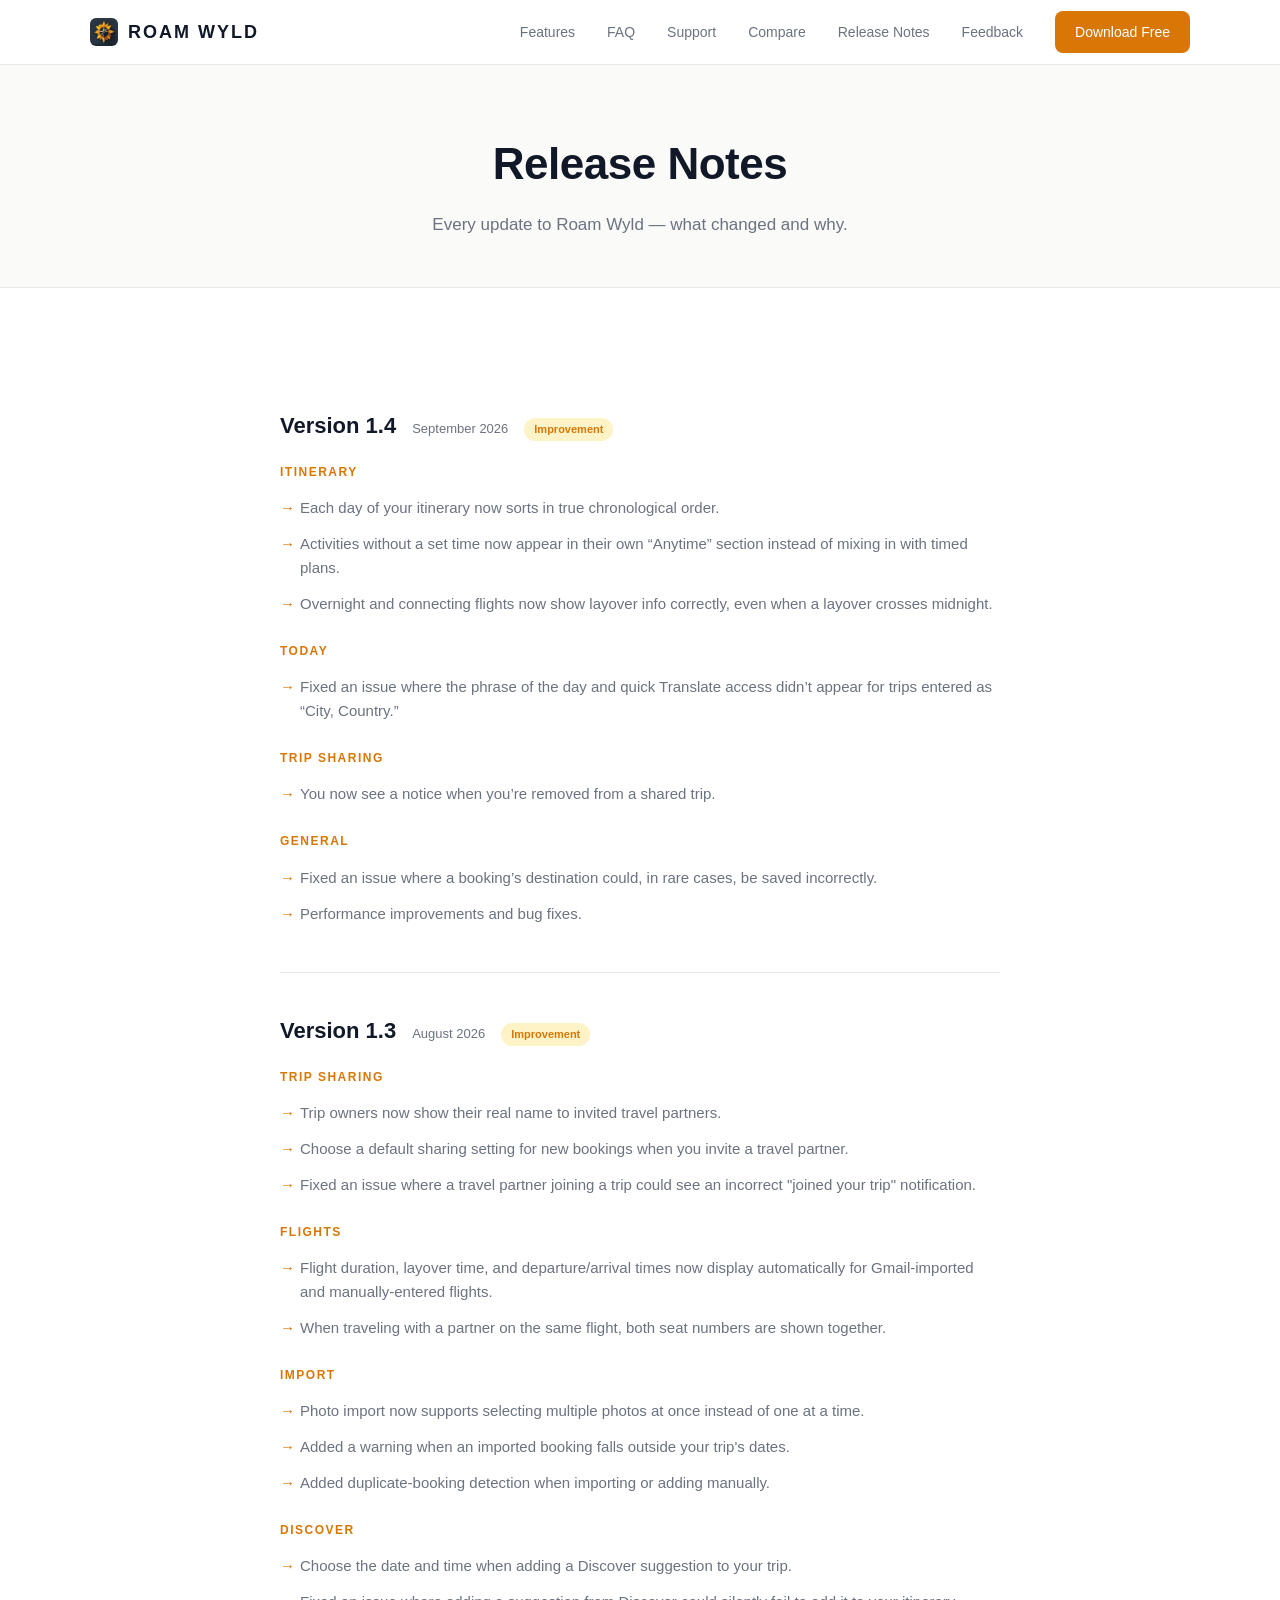
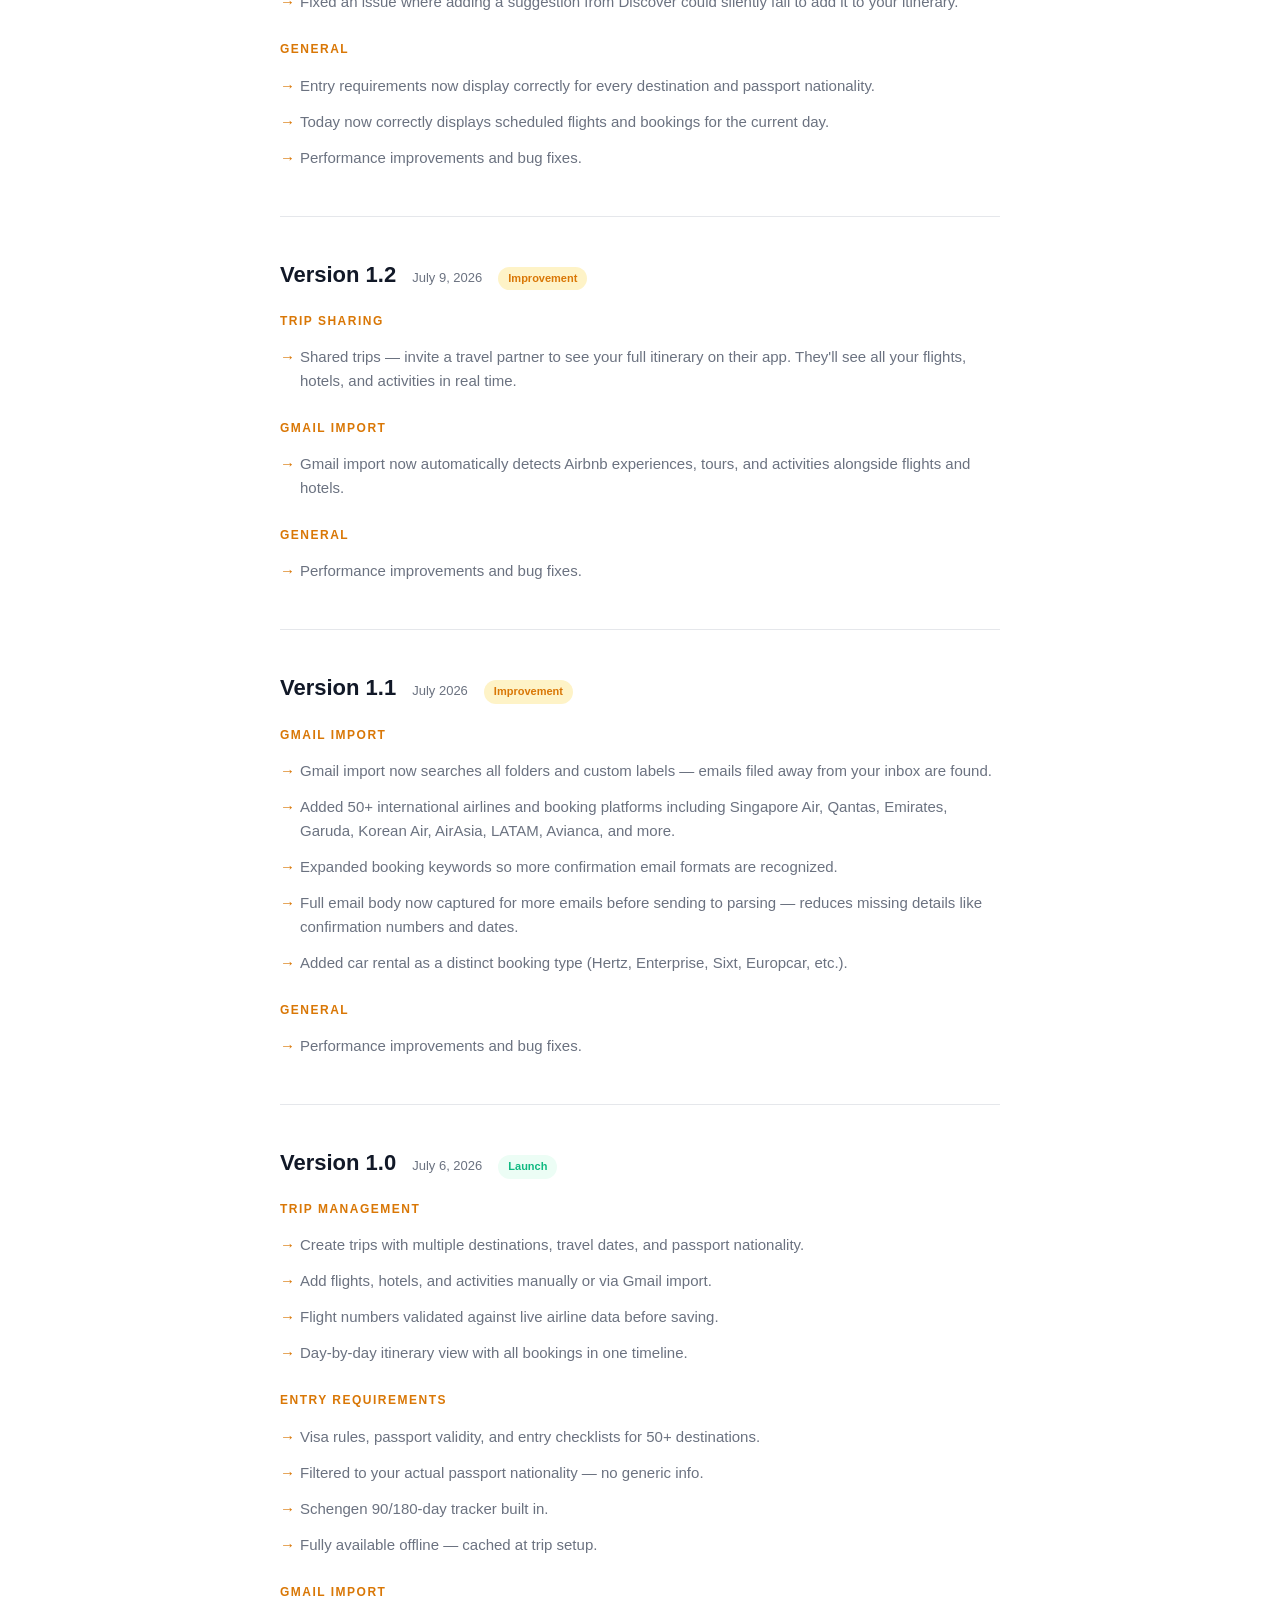
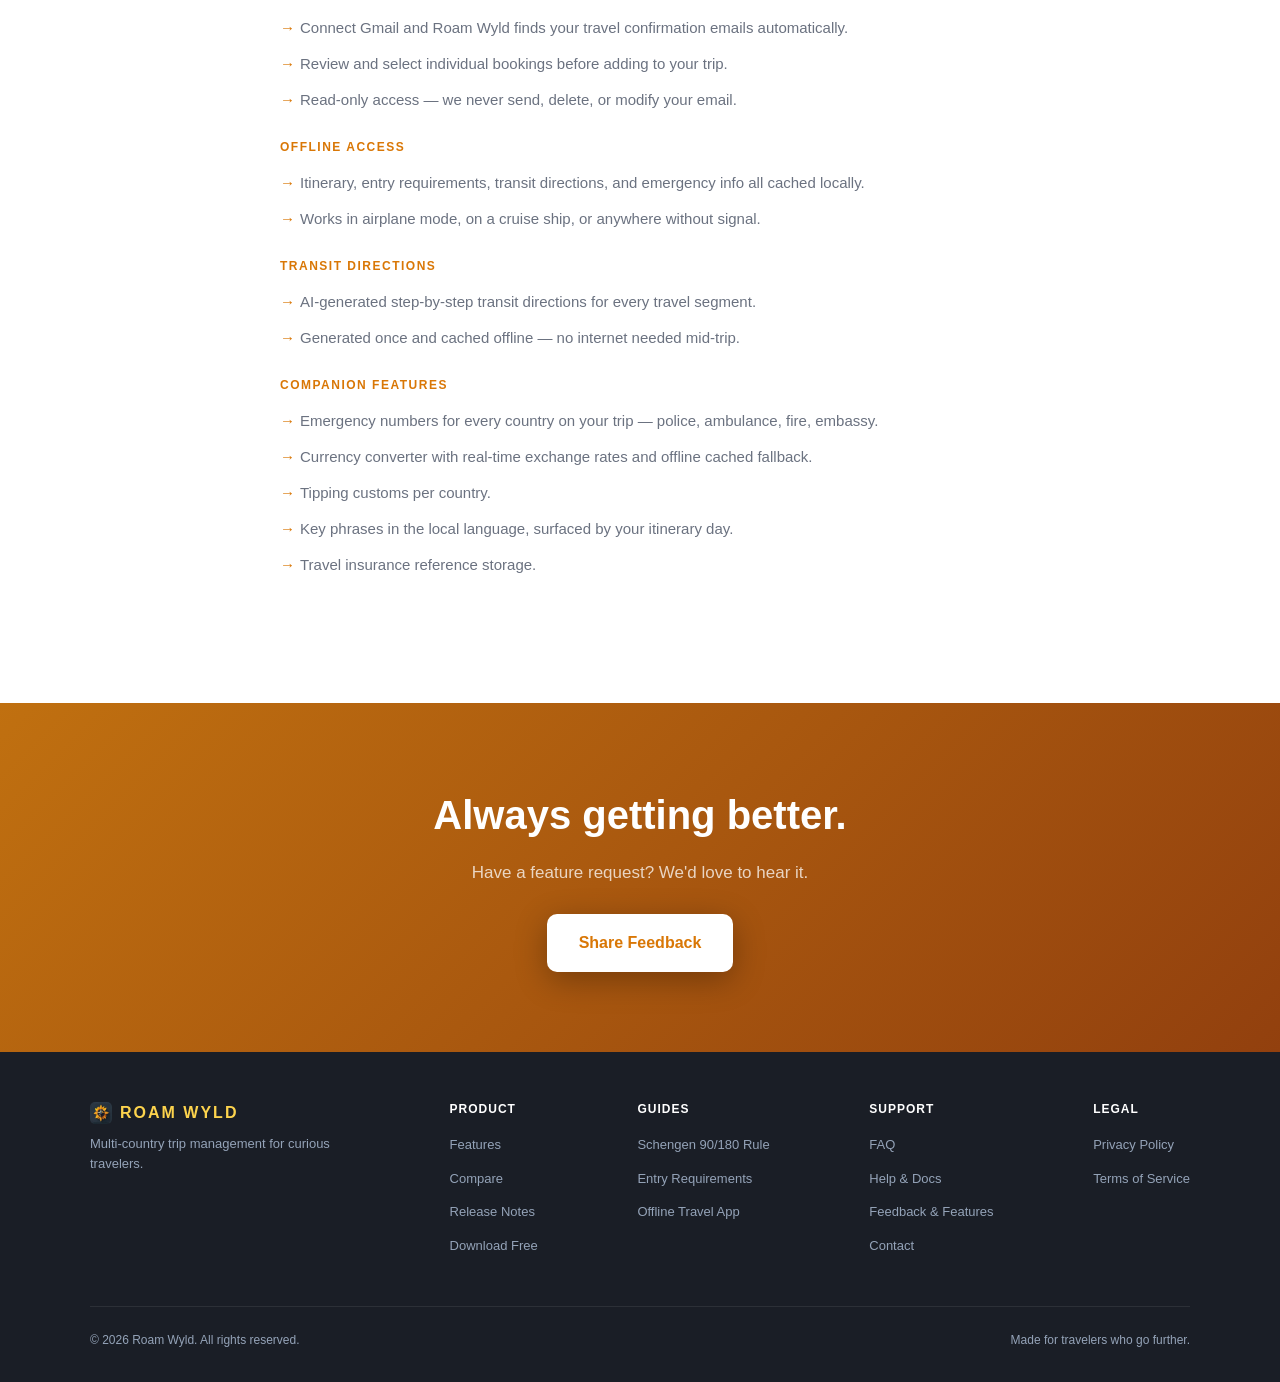
<file: release-notes.html>
<!DOCTYPE html>
<html lang="en">
<head>
  <meta charset="UTF-8" />
  <meta name="viewport" content="width=device-width, initial-scale=1.0" />
  <title>Release Notes — Roam Wyld</title>
  <meta name="description" content="What's new in Roam Wyld — version history, improvements, and bug fixes." />
  <link rel="stylesheet" href="style.css" />
  <link rel="icon" type="image/png" href="icon.png" />
  <script>
    !function(t,e){var o,n,p,r;e.__SV||(window.posthog=e,e._i=[],e.init=function(i,s,a){function g(t,e){var o=e.split(".");2==o.length&&(t=t[o[0]],e=o[1]);t[e]=function(){t.push([e].concat(Array.prototype.slice.call(arguments,0)))}}(p=t.createElement("script")).type="text/javascript",p.crossOrigin="anonymous",p.async=!0,p.src=s.api_host.replace(".i.posthog.com","-assets.i.posthog.com")+"/static/array.js",(r=t.getElementsByTagName("script")[0]).parentNode.insertBefore(p,r);var u=e;for(void 0!==a?u=e[a]=[]:a="posthog",u.people=u.people||[],u.toString=function(t){var e="posthog";return"posthog"!==a&&(e+="."+a),t||(e+=" (stub)"),e},u.people.toString=function(){return u.toString(1)+" (stub)"},o="capture identify alias people.set people.set_once set_config register register_once unregister opt_out_capturing has_opted_out_capturing opt_in_capturing reset isFeatureEnabled onFeatureFlags getFeatureFlag getFeatureFlagPayload reloadFeatureFlags group updateEarlyAccessFeatureEnrollment getEarlyAccessFeatures getActiveMatchingSurveys getSurveys onSessionId setPersonPropertiesForFlags".split(" "),n=0;n<o.length;n++)g(u,o[n]);e._i.push([i,s,a])},e.__SV=1)}(document,window.posthog||(window.posthog=[]));
    posthog.init('phc_uDBUoRnf2v2D2bRngUqBGKkCqaQuQaiWokRHupjGr9HW', {api_host: 'https://us.i.posthog.com', person_profiles: 'identified_only'})
  </script>
  <style>
    .release { max-width: 720px; margin: 0 auto; }
    .release-entry { padding: 40px 0; border-bottom: 1px solid var(--border); }
    .release-entry:last-child { border-bottom: none; }
    .release-header { display: flex; align-items: baseline; gap: 16px; margin-bottom: 8px; flex-wrap: wrap; }
    .release-version { font-size: 22px; font-weight: 800; color: var(--text); }
    .release-date { font-size: 13px; color: var(--text-muted); }
    .release-tag {
      display: inline-block; font-size: 11px; font-weight: 700;
      padding: 3px 10px; border-radius: 20px;
      background: var(--primary-light); color: var(--primary);
    }
    .release-tag.launch { background: var(--success-bg); color: var(--success); }
    .release-category { font-size: 12px; font-weight: 700; text-transform: uppercase; letter-spacing: 1.5px; color: var(--primary); margin: 20px 0 8px; }
    .release-list { list-style: none; margin: 0; padding: 0; }
    .release-list li { font-size: 15px; color: var(--text-muted); padding: 6px 0 6px 20px; position: relative; line-height: 1.6; }
    .release-list li::before { content: "→"; position: absolute; left: 0; color: var(--primary); font-weight: 700; }
  </style>
</head>
<body>

<nav>
  <div class="nav-inner">
    <a href="/" class="nav-logo"><img src="icon.png" alt="" class="nav-icon" style="width:28px;height:28px;border-radius:6px;flex-shrink:0;" />ROAM WYLD</a>
    <div class="nav-links">
      <a href="/#features" class="nav-link-hide">Features</a>
      <a href="faq.html" class="nav-link-hide">FAQ</a>
      <a href="support.html" class="nav-link-hide">Support</a>
      <a href="/compare.html" class="nav-link-hide">Compare</a>
      <a href="/release-notes.html" class="nav-link-hide">Release Notes</a>
      <a href="/feedback.html" class="nav-link-hide">Feedback</a>
      <a href="https://apps.apple.com/us/app/roam-wyld/id6774633699" class="nav-cta">Download Free</a>
    </div>
  </div>
</nav>

<div class="page-hero">
  <h1>Release Notes</h1>
  <p>Every update to Roam Wyld — what changed and why.</p>
</div>

<section>
  <div class="release">

    <div class="release-entry">
      <div class="release-header">
        <span class="release-version">Version 1.4</span>
        <span class="release-date">September 2026</span>
        <span class="release-tag">Improvement</span>
      </div>

      <p class="release-category">Itinerary</p>
      <ul class="release-list">
        <li>Each day of your itinerary now sorts in true chronological order.</li>
        <li>Activities without a set time now appear in their own &ldquo;Anytime&rdquo; section instead of mixing in with timed plans.</li>
        <li>Overnight and connecting flights now show layover info correctly, even when a layover crosses midnight.</li>
      </ul>

      <p class="release-category">Today</p>
      <ul class="release-list">
        <li>Fixed an issue where the phrase of the day and quick Translate access didn&rsquo;t appear for trips entered as &ldquo;City, Country.&rdquo;</li>
      </ul>

      <p class="release-category">Trip Sharing</p>
      <ul class="release-list">
        <li>You now see a notice when you&rsquo;re removed from a shared trip.</li>
      </ul>

      <p class="release-category">General</p>
      <ul class="release-list">
        <li>Fixed an issue where a booking&rsquo;s destination could, in rare cases, be saved incorrectly.</li>
        <li>Performance improvements and bug fixes.</li>
      </ul>
    </div>

    <div class="release-entry">
      <div class="release-header">
        <span class="release-version">Version 1.3</span>
        <span class="release-date">August 2026</span>
        <span class="release-tag">Improvement</span>
      </div>

      <p class="release-category">Trip Sharing</p>
      <ul class="release-list">
        <li>Trip owners now show their real name to invited travel partners.</li>
        <li>Choose a default sharing setting for new bookings when you invite a travel partner.</li>
        <li>Fixed an issue where a travel partner joining a trip could see an incorrect "joined your trip" notification.</li>
      </ul>

      <p class="release-category">Flights</p>
      <ul class="release-list">
        <li>Flight duration, layover time, and departure/arrival times now display automatically for Gmail-imported and manually-entered flights.</li>
        <li>When traveling with a partner on the same flight, both seat numbers are shown together.</li>
      </ul>

      <p class="release-category">Import</p>
      <ul class="release-list">
        <li>Photo import now supports selecting multiple photos at once instead of one at a time.</li>
        <li>Added a warning when an imported booking falls outside your trip's dates.</li>
        <li>Added duplicate-booking detection when importing or adding manually.</li>
      </ul>

      <p class="release-category">Discover</p>
      <ul class="release-list">
        <li>Choose the date and time when adding a Discover suggestion to your trip.</li>
        <li>Fixed an issue where adding a suggestion from Discover could silently fail to add it to your itinerary.</li>
      </ul>

      <p class="release-category">General</p>
      <ul class="release-list">
        <li>Entry requirements now display correctly for every destination and passport nationality.</li>
        <li>Today now correctly displays scheduled flights and bookings for the current day.</li>
        <li>Performance improvements and bug fixes.</li>
      </ul>
    </div>

    <div class="release-entry">
      <div class="release-header">
        <span class="release-version">Version 1.2</span>
        <span class="release-date">July 9, 2026</span>
        <span class="release-tag">Improvement</span>
      </div>

      <p class="release-category">Trip Sharing</p>
      <ul class="release-list">
        <li>Shared trips — invite a travel partner to see your full itinerary on their app. They'll see all your flights, hotels, and activities in real time.</li>
      </ul>

      <p class="release-category">Gmail Import</p>
      <ul class="release-list">
        <li>Gmail import now automatically detects Airbnb experiences, tours, and activities alongside flights and hotels.</li>
      </ul>

      <p class="release-category">General</p>
      <ul class="release-list">
        <li>Performance improvements and bug fixes.</li>
      </ul>
    </div>

    <div class="release-entry">
      <div class="release-header">
        <span class="release-version">Version 1.1</span>
        <span class="release-date">July 2026</span>
        <span class="release-tag">Improvement</span>
      </div>

      <p class="release-category">Gmail Import</p>
      <ul class="release-list">
        <li>Gmail import now searches all folders and custom labels — emails filed away from your inbox are found.</li>
        <li>Added 50+ international airlines and booking platforms including Singapore Air, Qantas, Emirates, Garuda, Korean Air, AirAsia, LATAM, Avianca, and more.</li>
        <li>Expanded booking keywords so more confirmation email formats are recognized.</li>
        <li>Full email body now captured for more emails before sending to parsing — reduces missing details like confirmation numbers and dates.</li>
        <li>Added car rental as a distinct booking type (Hertz, Enterprise, Sixt, Europcar, etc.).</li>
      </ul>

      <p class="release-category">General</p>
      <ul class="release-list">
        <li>Performance improvements and bug fixes.</li>
      </ul>
    </div>

    <div class="release-entry">
      <div class="release-header">
        <span class="release-version">Version 1.0</span>
        <span class="release-date">July 6, 2026</span>
        <span class="release-tag launch">Launch</span>
      </div>

      <p class="release-category">Trip Management</p>
      <ul class="release-list">
        <li>Create trips with multiple destinations, travel dates, and passport nationality.</li>
        <li>Add flights, hotels, and activities manually or via Gmail import.</li>
        <li>Flight numbers validated against live airline data before saving.</li>
        <li>Day-by-day itinerary view with all bookings in one timeline.</li>
      </ul>

      <p class="release-category">Entry Requirements</p>
      <ul class="release-list">
        <li>Visa rules, passport validity, and entry checklists for 50+ destinations.</li>
        <li>Filtered to your actual passport nationality — no generic info.</li>
        <li>Schengen 90/180-day tracker built in.</li>
        <li>Fully available offline — cached at trip setup.</li>
      </ul>

      <p class="release-category">Gmail Import</p>
      <ul class="release-list">
        <li>Connect Gmail and Roam Wyld finds your travel confirmation emails automatically.</li>
        <li>Review and select individual bookings before adding to your trip.</li>
        <li>Read-only access — we never send, delete, or modify your email.</li>
      </ul>

      <p class="release-category">Offline Access</p>
      <ul class="release-list">
        <li>Itinerary, entry requirements, transit directions, and emergency info all cached locally.</li>
        <li>Works in airplane mode, on a cruise ship, or anywhere without signal.</li>
      </ul>

      <p class="release-category">Transit Directions</p>
      <ul class="release-list">
        <li>AI-generated step-by-step transit directions for every travel segment.</li>
        <li>Generated once and cached offline — no internet needed mid-trip.</li>
      </ul>

      <p class="release-category">Companion Features</p>
      <ul class="release-list">
        <li>Emergency numbers for every country on your trip — police, ambulance, fire, embassy.</li>
        <li>Currency converter with real-time exchange rates and offline cached fallback.</li>
        <li>Tipping customs per country.</li>
        <li>Key phrases in the local language, surfaced by your itinerary day.</li>
        <li>Travel insurance reference storage.</li>
      </ul>
    </div>

  </div>
</section>

<div class="cta-band">
  <h2>Always getting better.</h2>
  <p>Have a feature request? We'd love to hear it.</p>
  <a href="feedback.html" class="btn-beta btn-beta-white">Share Feedback</a>
</div>

<footer>
  <div class="footer-inner">
    <div class="footer-top">
      <div class="footer-brand">
        <div class="logo" style="display:flex;align-items:center;gap:8px;"><img src="icon.png" alt="" style="width:22px;height:22px;border-radius:5px;" />ROAM WYLD</div>
        <p>Multi-country trip management for curious travelers.</p>
      </div>
      <div class="footer-links">
        <h4>Product</h4>
        <ul>
          <li><a href="/#features">Features</a></li>
          <li><a href="compare.html">Compare</a></li>
          <li><a href="release-notes.html">Release Notes</a></li>
          <li><a href="https://apps.apple.com/us/app/roam-wyld/id6774633699">Download Free</a></li>
        </ul>
      </div>
      <div class="footer-links">
        <h4>Guides</h4>
        <ul>
          <li><a href="/schengen.html">Schengen 90/180 Rule</a></li>
          <li><a href="/entry-requirements.html">Entry Requirements</a></li>
          <li><a href="/offline-travel-app.html">Offline Travel App</a></li>
        </ul>
      </div>
      <div class="footer-links">
        <h4>Support</h4>
        <ul>
          <li><a href="faq.html">FAQ</a></li>
          <li><a href="support.html">Help &amp; Docs</a></li>
          <li><a href="feedback.html">Feedback &amp; Features</a></li>
          <li><a href="mailto:support@roamwyld.app">Contact</a></li>
        </ul>
      </div>
      <div class="footer-links">
        <h4>Legal</h4>
        <ul>
          <li><a href="privacy.html">Privacy Policy</a></li>
          <li><a href="terms.html">Terms of Service</a></li>
        </ul>
      </div>
    </div>
    <div class="footer-bottom">
      <span>&copy; 2026 Roam Wyld. All rights reserved.</span>
      <span>Made for travelers who go further.</span>
    </div>
  </div>
</footer>

</body>
</html>
</file>
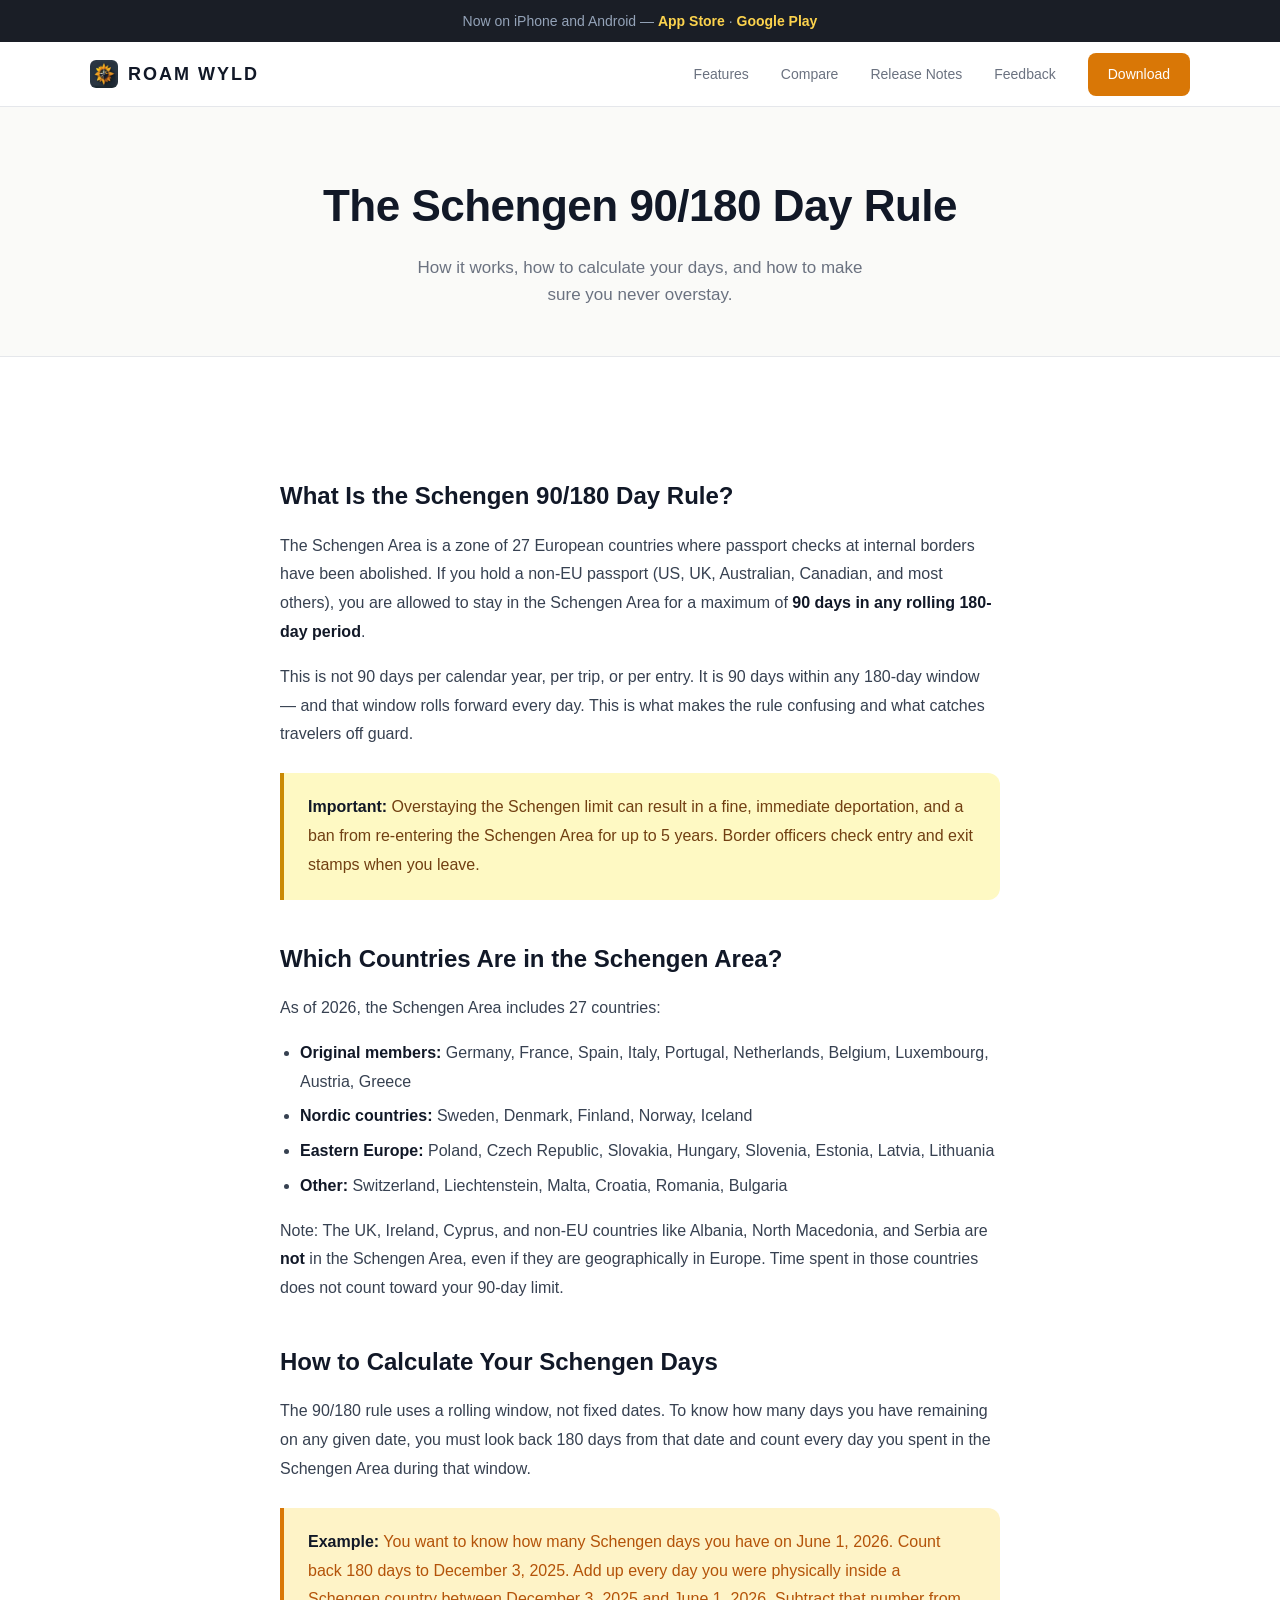
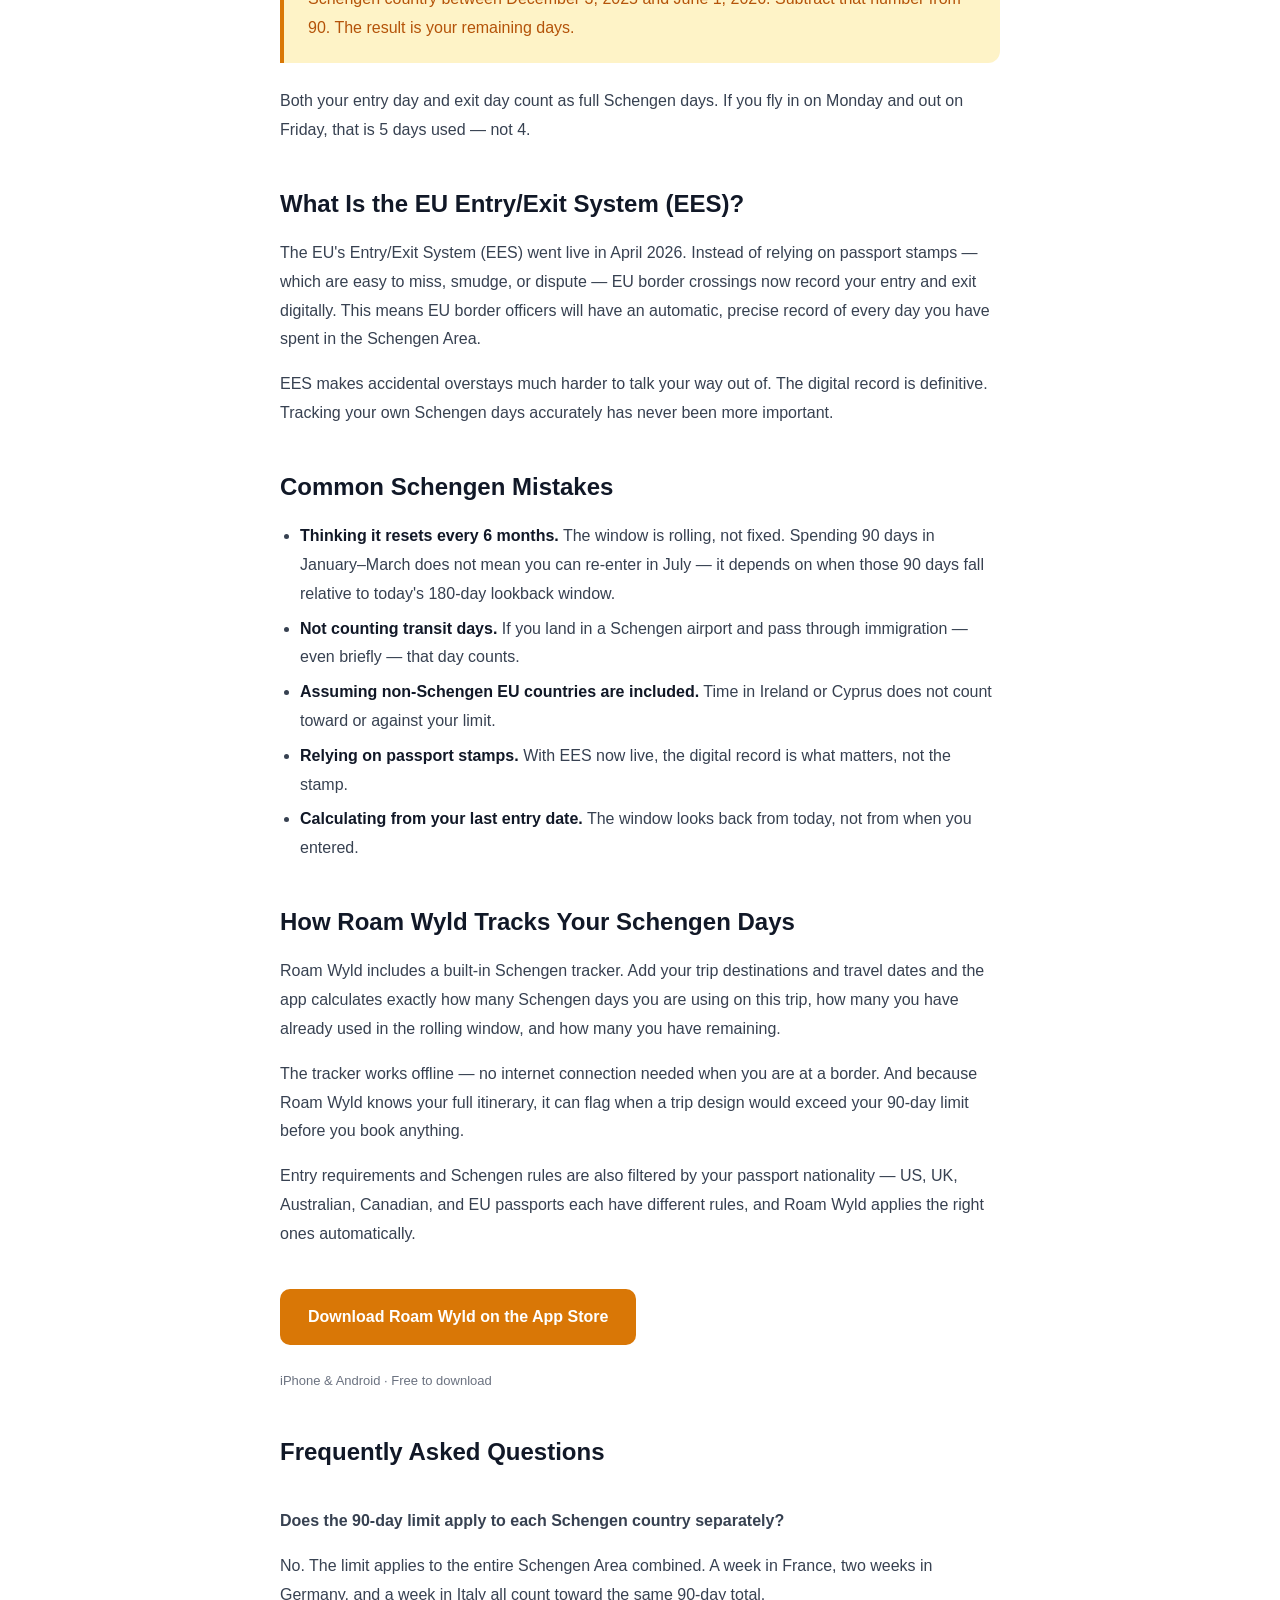
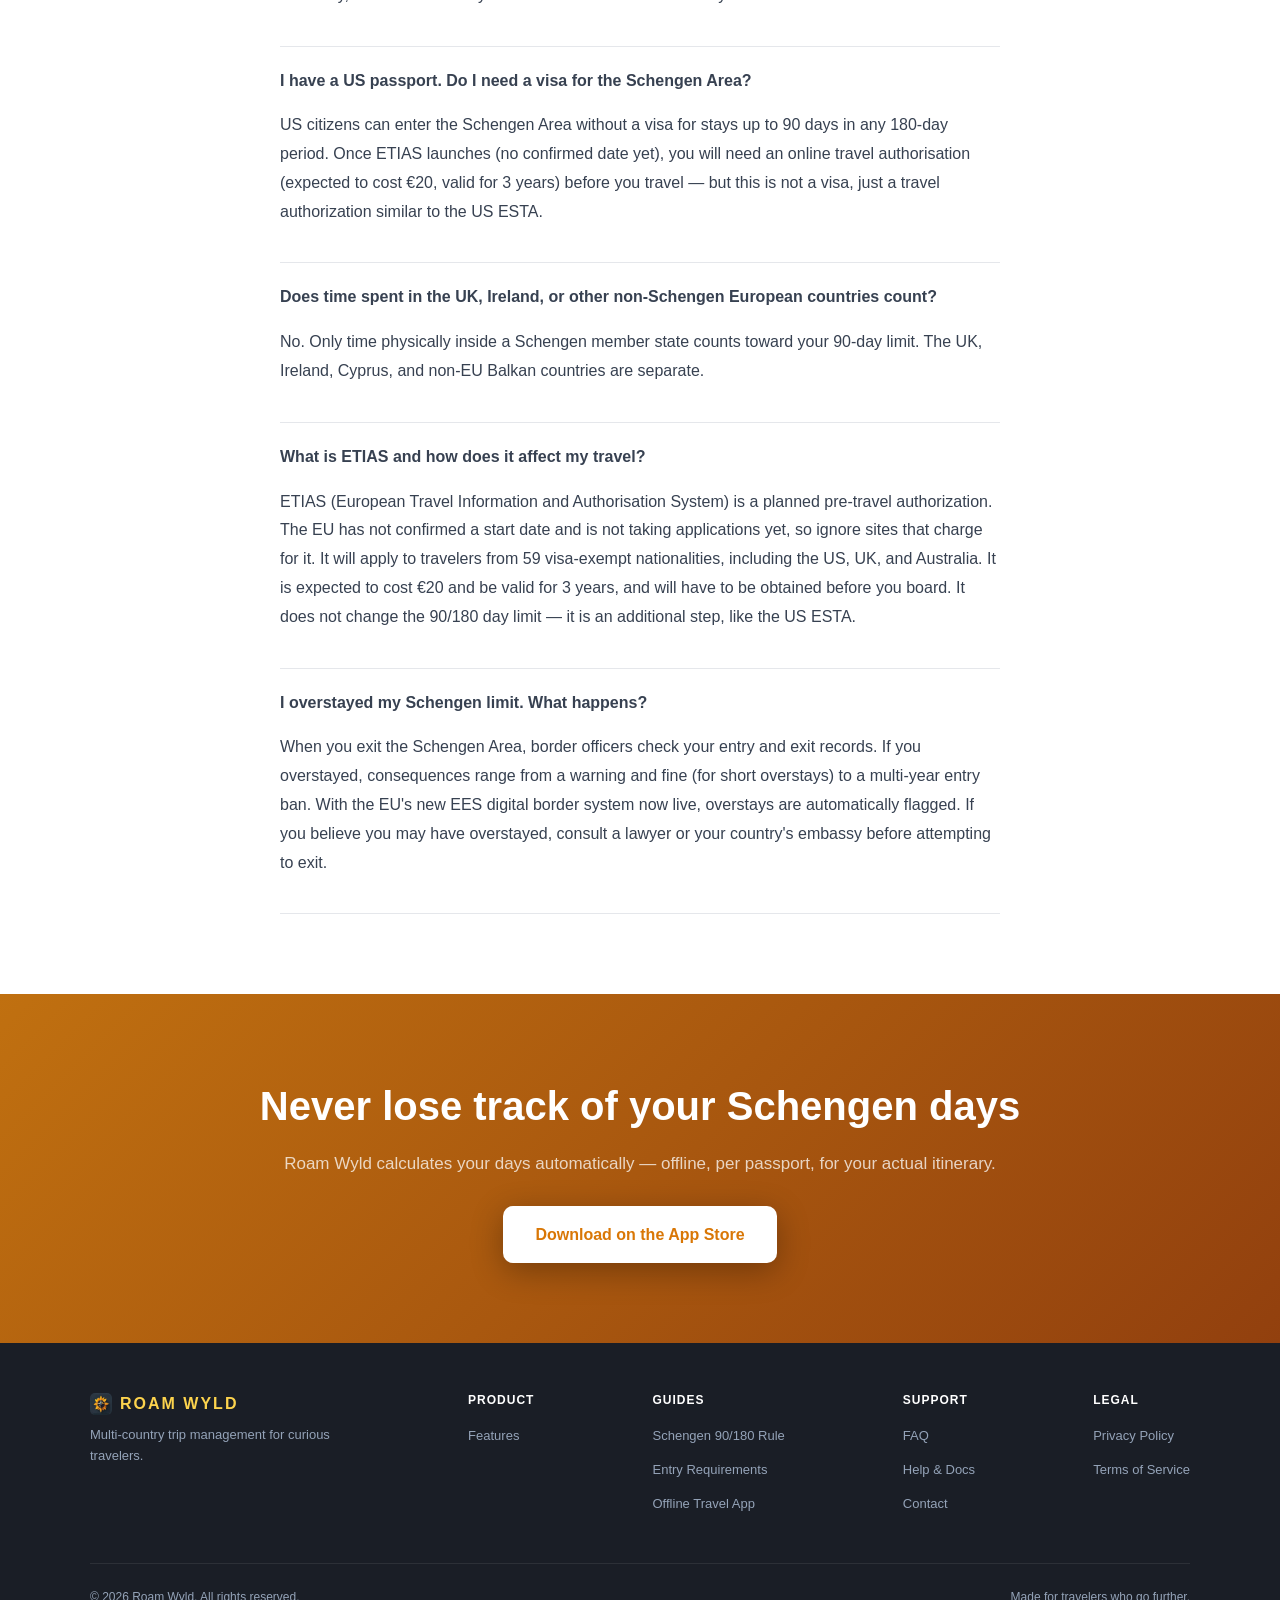
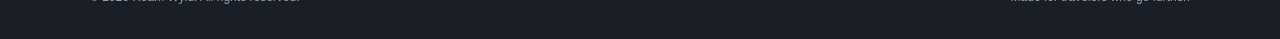
<file: schengen.html>
<!DOCTYPE html>
<html lang="en">
<head>
  <meta charset="UTF-8" />
  <meta name="viewport" content="width=device-width, initial-scale=1.0" />
  <title>Schengen 90/180 Day Rule Explained — Free Tracker App</title>
  <meta name="description" content="The Schengen 90/180 day rule limits non-EU visitors to 90 days in any 180-day rolling window. Learn how it works, how to calculate your days, and how to track them automatically." />
  <meta name="google-site-verification" content="FwUJiEMPP1fMOQ4BFvkXwyjw40jZPFWo5KTjLIu2YRo" />
  <link rel="canonical" href="https://roamwyld.app/schengen.html" />
  <meta property="og:title" content="Schengen 90/180 Day Rule Explained — Free Tracker App" />
  <meta property="og:description" content="The Schengen 90/180 day rule limits non-EU visitors to 90 days in any 180-day rolling window. Learn how it works, how to calculate your days, and how to track them automatically." />
  <meta property="og:type" content="article" />
  <meta property="og:url" content="https://roamwyld.app/schengen.html" />
  <link rel="stylesheet" href="style.css" />
  <link rel="icon" type="image/png" href="icon.png" />
  <style>
    .prose { max-width: 720px; margin: 0 auto; }
    .prose h2 { font-size: 24px; font-weight: 800; margin: 40px 0 16px; color: var(--text); }
    .prose h3 { font-size: 18px; font-weight: 700; margin: 28px 0 10px; color: var(--text); }
    .prose p { font-size: 16px; color: #374151; line-height: 1.8; margin-bottom: 16px; }
    .prose ul { padding-left: 20px; margin-bottom: 16px; }
    .prose ul li { font-size: 16px; color: #374151; line-height: 1.8; margin-bottom: 6px; }
    .prose strong { color: var(--text); }
    .example-box { background: var(--primary-light); border-left: 4px solid var(--primary); border-radius: 0 12px 12px 0; padding: 20px 24px; margin: 24px 0; }
    .example-box p { margin: 0; color: var(--primary-dark); }
    .warning-box { background: #FEF9C3; border-left: 4px solid #CA8A04; border-radius: 0 12px 12px 0; padding: 20px 24px; margin: 24px 0; }
    .warning-box p { margin: 0; color: #713F12; }
    .cta-inline { display: inline-block; background: var(--primary); color: #fff !important; padding: 14px 28px; border-radius: 10px; font-weight: 700; font-size: 16px; text-decoration: none !important; margin: 8px 0; }
    .cta-inline:hover { background: var(--primary-dark); }
    .faq-item { border-bottom: 1px solid var(--border); padding: 20px 0; }
    .faq-item:first-child { border-top: 1px solid var(--border); }
    .faq-q { font-size: 16px; font-weight: 700; margin-bottom: 8px; }
    .faq-a { font-size: 15px; color: var(--text-muted); line-height: 1.7; }
  </style>
</head>
<body>

<div class="top-banner">
  Now on iPhone and Android &mdash; <a href="https://apps.apple.com/us/app/roam-wyld/id6774633699">App Store</a> &middot; <a href="https://play.google.com/store/apps/details?id=app.roamwyld">Google Play</a>
</div>

<nav>
  <div class="nav-inner">
    <a href="/" class="nav-logo"><img src="icon.png" alt="" class="nav-icon" style="width:28px;height:28px;border-radius:6px;flex-shrink:0;" />ROAM WYLD</a>
    <div class="nav-links">
      <a href="/#features" class="nav-link-hide">Features</a>
      <a href="/compare.html" class="nav-link-hide">Compare</a>
      <a href="/release-notes.html" class="nav-link-hide">Release Notes</a>
      <a href="/feedback.html" class="nav-link-hide">Feedback</a>

      <a href="https://apps.apple.com/us/app/roam-wyld/id6774633699" class="nav-cta">Download</a>
    </div>
  </div>
</nav>

<div class="page-hero">
  <h1>The Schengen 90/180 Day Rule</h1>
  <p>How it works, how to calculate your days, and how to make sure you never overstay.</p>
</div>

<section>
  <div class="prose">

    <h2>What Is the Schengen 90/180 Day Rule?</h2>
    <p>
      The Schengen Area is a zone of 27 European countries where passport checks at internal borders have been abolished. If you hold a non-EU passport (US, UK, Australian, Canadian, and most others), you are allowed to stay in the Schengen Area for a maximum of <strong>90 days in any rolling 180-day period</strong>.
    </p>
    <p>
      This is not 90 days per calendar year, per trip, or per entry. It is 90 days within any 180-day window — and that window rolls forward every day. This is what makes the rule confusing and what catches travelers off guard.
    </p>

    <div class="warning-box">
      <p><strong>Important:</strong> Overstaying the Schengen limit can result in a fine, immediate deportation, and a ban from re-entering the Schengen Area for up to 5 years. Border officers check entry and exit stamps when you leave.</p>
    </div>

    <h2>Which Countries Are in the Schengen Area?</h2>
    <p>As of 2026, the Schengen Area includes 27 countries:</p>
    <ul>
      <li><strong>Original members:</strong> Germany, France, Spain, Italy, Portugal, Netherlands, Belgium, Luxembourg, Austria, Greece</li>
      <li><strong>Nordic countries:</strong> Sweden, Denmark, Finland, Norway, Iceland</li>
      <li><strong>Eastern Europe:</strong> Poland, Czech Republic, Slovakia, Hungary, Slovenia, Estonia, Latvia, Lithuania</li>
      <li><strong>Other:</strong> Switzerland, Liechtenstein, Malta, Croatia, Romania, Bulgaria</li>
    </ul>
    <p>
      Note: The UK, Ireland, Cyprus, and non-EU countries like Albania, North Macedonia, and Serbia are <strong>not</strong> in the Schengen Area, even if they are geographically in Europe. Time spent in those countries does not count toward your 90-day limit.
    </p>

    <h2>How to Calculate Your Schengen Days</h2>
    <p>
      The 90/180 rule uses a rolling window, not fixed dates. To know how many days you have remaining on any given date, you must look back 180 days from that date and count every day you spent in the Schengen Area during that window.
    </p>

    <div class="example-box">
      <p><strong>Example:</strong> You want to know how many Schengen days you have on June 1, 2026. Count back 180 days to December 3, 2025. Add up every day you were physically inside a Schengen country between December 3, 2025 and June 1, 2026. Subtract that number from 90. The result is your remaining days.</p>
    </div>

    <p>
      Both your entry day and exit day count as full Schengen days. If you fly in on Monday and out on Friday, that is 5 days used — not 4.
    </p>

    <h2>What Is the EU Entry/Exit System (EES)?</h2>
    <p>
      The EU's Entry/Exit System (EES) went live in April 2026. Instead of relying on passport stamps — which are easy to miss, smudge, or dispute — EU border crossings now record your entry and exit digitally. This means EU border officers will have an automatic, precise record of every day you have spent in the Schengen Area.
    </p>
    <p>
      EES makes accidental overstays much harder to talk your way out of. The digital record is definitive. Tracking your own Schengen days accurately has never been more important.
    </p>

    <h2>Common Schengen Mistakes</h2>
    <ul>
      <li><strong>Thinking it resets every 6 months.</strong> The window is rolling, not fixed. Spending 90 days in January–March does not mean you can re-enter in July — it depends on when those 90 days fall relative to today's 180-day lookback window.</li>
      <li><strong>Not counting transit days.</strong> If you land in a Schengen airport and pass through immigration — even briefly — that day counts.</li>
      <li><strong>Assuming non-Schengen EU countries are included.</strong> Time in Ireland or Cyprus does not count toward or against your limit.</li>
      <li><strong>Relying on passport stamps.</strong> With EES now live, the digital record is what matters, not the stamp.</li>
      <li><strong>Calculating from your last entry date.</strong> The window looks back from today, not from when you entered.</li>
    </ul>

    <h2>How Roam Wyld Tracks Your Schengen Days</h2>
    <p>
      Roam Wyld includes a built-in Schengen tracker. Add your trip destinations and travel dates and the app calculates exactly how many Schengen days you are using on this trip, how many you have already used in the rolling window, and how many you have remaining.
    </p>
    <p>
      The tracker works offline — no internet connection needed when you are at a border. And because Roam Wyld knows your full itinerary, it can flag when a trip design would exceed your 90-day limit before you book anything.
    </p>
    <p>
      Entry requirements and Schengen rules are also filtered by your passport nationality — US, UK, Australian, Canadian, and EU passports each have different rules, and Roam Wyld applies the right ones automatically.
    </p>

    <p style="margin-top: 32px;">
      <a href="https://apps.apple.com/us/app/roam-wyld/id6774633699" class="cta-inline">Download Roam Wyld on the App Store</a>
    </p>
    <p style="font-size: 13px; color: var(--text-muted);">iPhone &amp; Android &middot; Free to download</p>

    <h2>Frequently Asked Questions</h2>
    <div class="faq-item">
      <p class="faq-q">Does the 90-day limit apply to each Schengen country separately?</p>
      <p class="faq-a">No. The limit applies to the entire Schengen Area combined. A week in France, two weeks in Germany, and a week in Italy all count toward the same 90-day total.</p>
    </div>
    <div class="faq-item">
      <p class="faq-q">I have a US passport. Do I need a visa for the Schengen Area?</p>
      <p class="faq-a">US citizens can enter the Schengen Area without a visa for stays up to 90 days in any 180-day period. Once ETIAS launches (no confirmed date yet), you will need an online travel authorisation (expected to cost €20, valid for 3 years) before you travel — but this is not a visa, just a travel authorization similar to the US ESTA.</p>
    </div>
    <div class="faq-item">
      <p class="faq-q">Does time spent in the UK, Ireland, or other non-Schengen European countries count?</p>
      <p class="faq-a">No. Only time physically inside a Schengen member state counts toward your 90-day limit. The UK, Ireland, Cyprus, and non-EU Balkan countries are separate.</p>
    </div>
    <div class="faq-item">
      <p class="faq-q">What is ETIAS and how does it affect my travel?</p>
      <p class="faq-a">ETIAS (European Travel Information and Authorisation System) is a planned pre-travel authorization. The EU has not confirmed a start date and is not taking applications yet, so ignore sites that charge for it. It will apply to travelers from 59 visa-exempt nationalities, including the US, UK, and Australia. It is expected to cost €20 and be valid for 3 years, and will have to be obtained before you board. It does not change the 90/180 day limit — it is an additional step, like the US ESTA.</p>
    </div>
    <div class="faq-item">
      <p class="faq-q">I overstayed my Schengen limit. What happens?</p>
      <p class="faq-a">When you exit the Schengen Area, border officers check your entry and exit records. If you overstayed, consequences range from a warning and fine (for short overstays) to a multi-year entry ban. With the EU's new EES digital border system now live, overstays are automatically flagged. If you believe you may have overstayed, consult a lawyer or your country's embassy before attempting to exit.</p>
    </div>

  </div>
</section>

<div class="cta-band">
  <h2>Never lose track of your Schengen days</h2>
  <p>Roam Wyld calculates your days automatically — offline, per passport, for your actual itinerary.</p>
  <a href="https://apps.apple.com/us/app/roam-wyld/id6774633699" class="btn-beta btn-beta-white">Download on the App Store</a>
</div>

<footer>
  <div class="footer-inner">
    <div class="footer-top">
      <div class="footer-brand">
        <div class="logo" style="display:flex;align-items:center;gap:8px;"><img src="icon.png" alt="" style="width:22px;height:22px;border-radius:5px;" />ROAM WYLD</div>
        <p>Multi-country trip management for curious travelers.</p>
      </div>
      <div class="footer-links">
        <h4>Product</h4>
        <ul>
          <li><a href="/#features">Features</a></li>

        </ul>
      </div>
      <div class="footer-links">
        <h4>Guides</h4>
        <ul>
          <li><a href="/schengen.html">Schengen 90/180 Rule</a></li>
          <li><a href="/entry-requirements.html">Entry Requirements</a></li>
          <li><a href="/offline-travel-app.html">Offline Travel App</a></li>
        </ul>
      </div>
      <div class="footer-links">
        <h4>Support</h4>
        <ul>
          <li><a href="faq.html">FAQ</a></li>
          <li><a href="support.html">Help &amp; Docs</a></li>
          <li><a href="mailto:support@roamwyld.app">Contact</a></li>
        </ul>
      </div>
      <div class="footer-links">
        <h4>Legal</h4>
        <ul>
          <li><a href="privacy.html">Privacy Policy</a></li>
          <li><a href="terms.html">Terms of Service</a></li>
        </ul>
      </div>
    </div>
    <div class="footer-bottom">
      <span>&copy; 2026 Roam Wyld. All rights reserved.</span>
      <span>Made for travelers who go further.</span>
    </div>
  </div>
</footer>

</body>
</html>
</file>
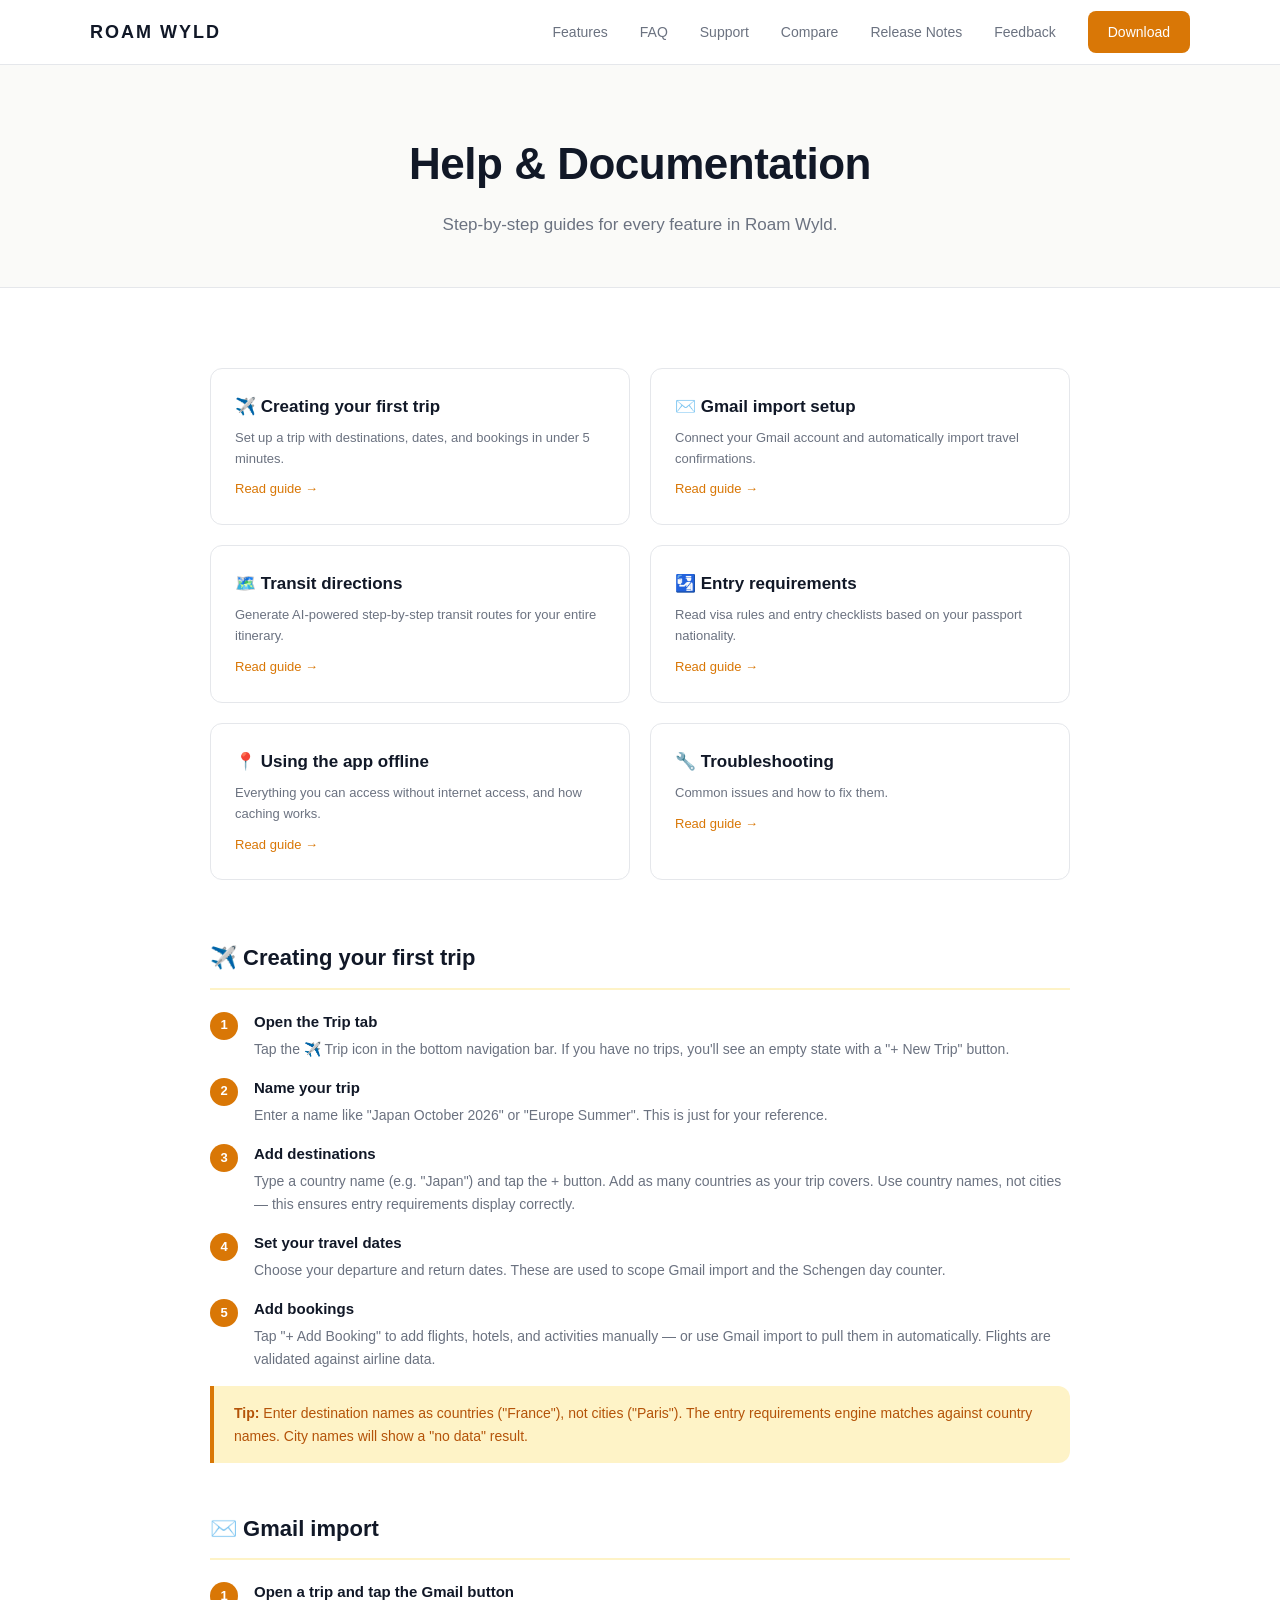
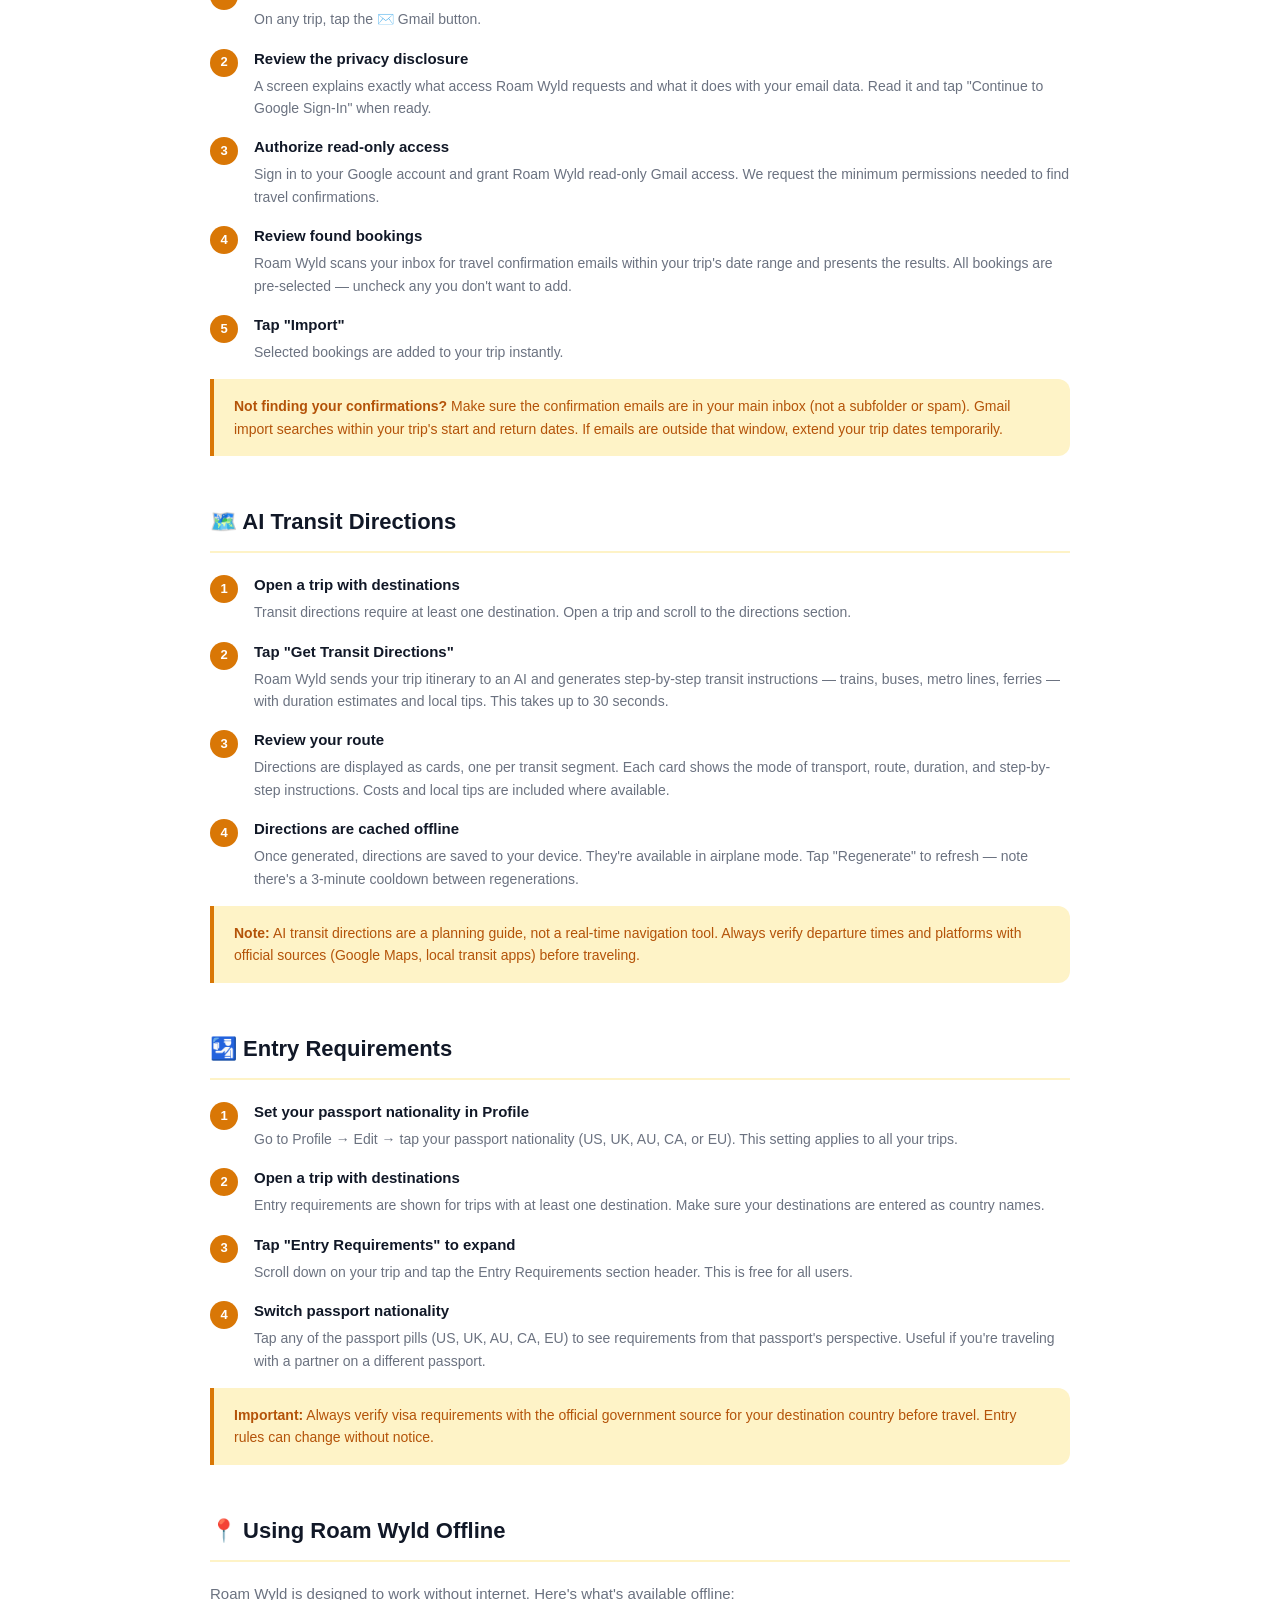
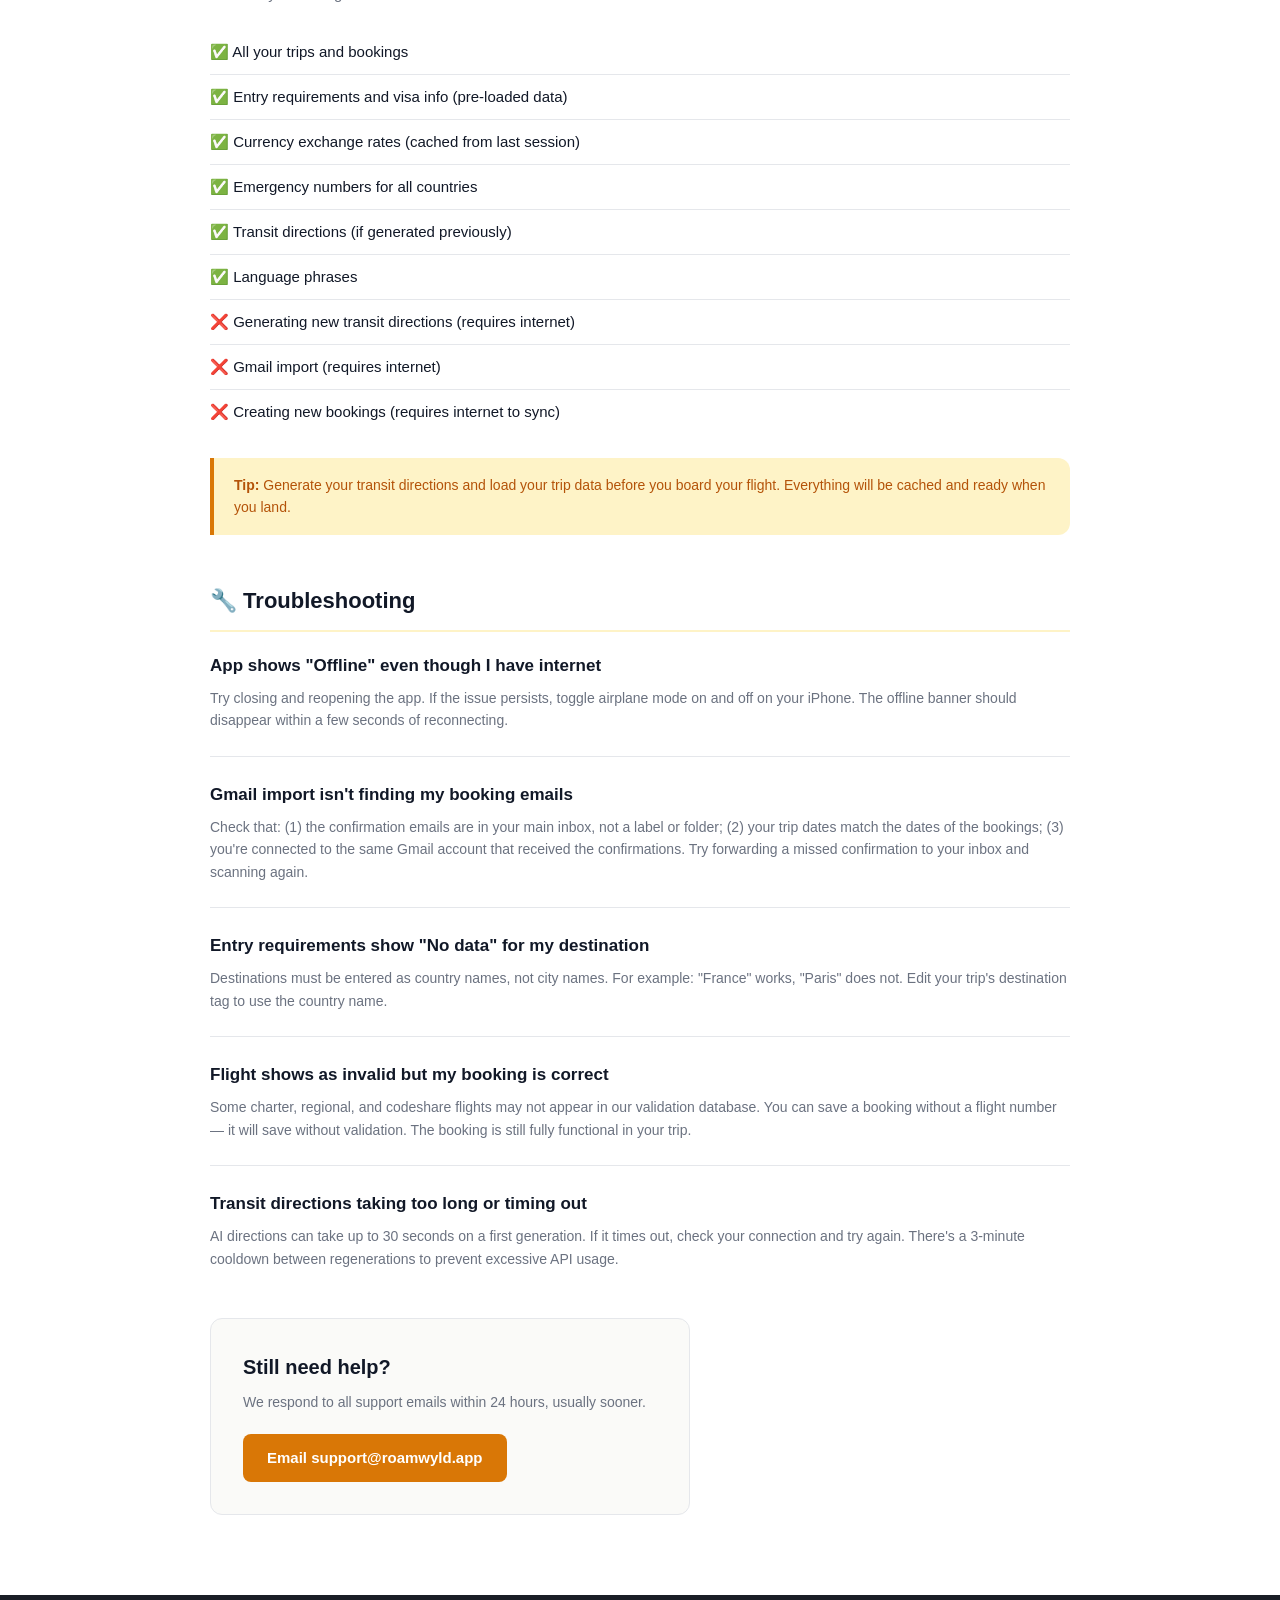
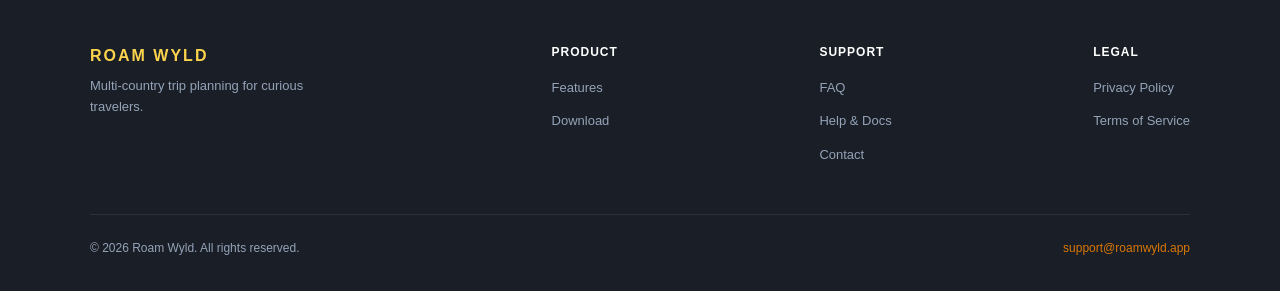
<file: support.html>
<!DOCTYPE html>
<html lang="en">
<head>
  <meta charset="UTF-8" />
  <meta name="viewport" content="width=device-width, initial-scale=1.0" />
  <title>Support & Docs — Roam Wyld</title>
  <meta name="description" content="How-to guides and troubleshooting for Roam Wyld. Creating trips, importing bookings, transit directions, entry requirements, and more." />
  <link rel="stylesheet" href="style.css" />
  <script>
    !function(t,e){var o,n,p,r;e.__SV||(window.posthog=e,e._i=[],e.init=function(i,s,a){function g(t,e){var o=e.split(".");2==o.length&&(t=t[o[0]],e=o[1]);t[e]=function(){t.push([e].concat(Array.prototype.slice.call(arguments,0)))}}(p=t.createElement("script")).type="text/javascript",p.crossOrigin="anonymous",p.async=!0,p.src=s.api_host.replace(".i.posthog.com","-assets.i.posthog.com")+"/static/array.js",(r=t.getElementsByTagName("script")[0]).parentNode.insertBefore(p,r);var u=e;for(void 0!==a?u=e[a]=[]:a="posthog",u.people=u.people||[],u.toString=function(t){var e="posthog";return"posthog"!==a&&(e+="."+a),t||(e+=" (stub)"),e},u.people.toString=function(){return u.toString(1)+" (stub)"},o="capture identify alias people.set people.set_once set_config register register_once unregister opt_out_capturing has_opted_out_capturing opt_in_capturing reset isFeatureEnabled onFeatureFlags getFeatureFlag getFeatureFlagPayload reloadFeatureFlags group updateEarlyAccessFeatureEnrollment getEarlyAccessFeatures getActiveMatchingSurveys getSurveys onSessionId setPersonPropertiesForFlags".split(" "),n=0;n<o.length;n++)g(u,o[n]);e._i.push([i,s,a])},e.__SV=1)}(document,window.posthog||(window.posthog=[]));
    posthog.init('phc_uDBUoRnf2v2D2bRngUqBGKkCqaQuQaiWokRHupjGr9HW', {api_host: 'https://us.i.posthog.com', person_profiles: 'identified_only'})
  </script>
</head>
<body>

<nav>
  <div class="nav-inner">
    <a href="/" class="nav-logo">ROAM WYLD</a>
    <div class="nav-links">
      <a href="/#features" class="nav-link-hide">Features</a>
      <a href="faq.html" class="nav-link-hide">FAQ</a>
      <a href="support.html">Support</a>
      <a href="/compare.html" class="nav-link-hide">Compare</a>
      <a href="/release-notes.html" class="nav-link-hide">Release Notes</a>
      <a href="/feedback.html" class="nav-link-hide">Feedback</a>
      <a href="/#download" class="nav-cta">Download</a>
    </div>
  </div>
</nav>

<div class="page-hero">
  <h1>Help & Documentation</h1>
  <p>Step-by-step guides for every feature in Roam Wyld.</p>
</div>

<section>
  <div class="section-inner" style="max-width:860px;">

    <!-- Quick links -->
    <div class="doc-grid">
      <div class="doc-card">
        <h3>✈️ Creating your first trip</h3>
        <p>Set up a trip with destinations, dates, and bookings in under 5 minutes.</p>
        <p style="margin-top:10px;"><a href="#create-trip">Read guide →</a></p>
      </div>
      <div class="doc-card">
        <h3>✉️ Gmail import setup</h3>
        <p>Connect your Gmail account and automatically import travel confirmations.</p>
        <p style="margin-top:10px;"><a href="#gmail-import">Read guide →</a></p>
      </div>
      <div class="doc-card">
        <h3>🗺️ Transit directions</h3>
        <p>Generate AI-powered step-by-step transit routes for your entire itinerary.</p>
        <p style="margin-top:10px;"><a href="#transit">Read guide →</a></p>
      </div>
      <div class="doc-card">
        <h3>🛂 Entry requirements</h3>
        <p>Read visa rules and entry checklists based on your passport nationality.</p>
        <p style="margin-top:10px;"><a href="#entry-req">Read guide →</a></p>
      </div>
      <div class="doc-card">
        <h3>📍 Using the app offline</h3>
        <p>Everything you can access without internet access, and how caching works.</p>
        <p style="margin-top:10px;"><a href="#offline">Read guide →</a></p>
      </div>
      <div class="doc-card">
        <h3>🔧 Troubleshooting</h3>
        <p>Common issues and how to fix them.</p>
        <p style="margin-top:10px;"><a href="#troubleshooting">Read guide →</a></p>
      </div>
    </div>

    <!-- Creating your first trip -->
    <div class="doc-section" id="create-trip">
      <h2>✈️ Creating your first trip</h2>
      <div class="doc-step">
        <div class="doc-step-num">1</div>
        <div class="doc-step-body">
          <h4>Open the Trip tab</h4>
          <p>Tap the ✈️ Trip icon in the bottom navigation bar. If you have no trips, you'll see an empty state with a "+ New Trip" button.</p>
        </div>
      </div>
      <div class="doc-step">
        <div class="doc-step-num">2</div>
        <div class="doc-step-body">
          <h4>Name your trip</h4>
          <p>Enter a name like "Japan October 2026" or "Europe Summer". This is just for your reference.</p>
        </div>
      </div>
      <div class="doc-step">
        <div class="doc-step-num">3</div>
        <div class="doc-step-body">
          <h4>Add destinations</h4>
          <p>Type a country name (e.g. "Japan") and tap the + button. Add as many countries as your trip covers. Use country names, not cities — this ensures entry requirements display correctly.</p>
        </div>
      </div>
      <div class="doc-step">
        <div class="doc-step-num">4</div>
        <div class="doc-step-body">
          <h4>Set your travel dates</h4>
          <p>Choose your departure and return dates. These are used to scope Gmail import and the Schengen day counter.</p>
        </div>
      </div>
      <div class="doc-step">
        <div class="doc-step-num">5</div>
        <div class="doc-step-body">
          <h4>Add bookings</h4>
          <p>Tap "+ Add Booking" to add flights, hotels, and activities manually — or use Gmail import to pull them in automatically. Flights are validated against airline data.</p>
        </div>
      </div>
      <div class="callout">
        <p><strong>Tip:</strong> Enter destination names as countries ("France"), not cities ("Paris"). The entry requirements engine matches against country names. City names will show a "no data" result.</p>
      </div>
    </div>

    <!-- Gmail import -->
    <div class="doc-section" id="gmail-import">
      <h2>✉️ Gmail import</h2>
      <div class="doc-step">
        <div class="doc-step-num">1</div>
        <div class="doc-step-body">
          <h4>Open a trip and tap the Gmail button</h4>
          <p>On any trip, tap the ✉️ Gmail button.</p>
        </div>
      </div>
      <div class="doc-step">
        <div class="doc-step-num">2</div>
        <div class="doc-step-body">
          <h4>Review the privacy disclosure</h4>
          <p>A screen explains exactly what access Roam Wyld requests and what it does with your email data. Read it and tap "Continue to Google Sign-In" when ready.</p>
        </div>
      </div>
      <div class="doc-step">
        <div class="doc-step-num">3</div>
        <div class="doc-step-body">
          <h4>Authorize read-only access</h4>
          <p>Sign in to your Google account and grant Roam Wyld read-only Gmail access. We request the minimum permissions needed to find travel confirmations.</p>
        </div>
      </div>
      <div class="doc-step">
        <div class="doc-step-num">4</div>
        <div class="doc-step-body">
          <h4>Review found bookings</h4>
          <p>Roam Wyld scans your inbox for travel confirmation emails within your trip's date range and presents the results. All bookings are pre-selected — uncheck any you don't want to add.</p>
        </div>
      </div>
      <div class="doc-step">
        <div class="doc-step-num">5</div>
        <div class="doc-step-body">
          <h4>Tap "Import"</h4>
          <p>Selected bookings are added to your trip instantly.</p>
        </div>
      </div>
      <div class="callout">
        <p><strong>Not finding your confirmations?</strong> Make sure the confirmation emails are in your main inbox (not a subfolder or spam). Gmail import searches within your trip's start and return dates. If emails are outside that window, extend your trip dates temporarily.</p>
      </div>
    </div>

    <!-- Transit directions -->
    <div class="doc-section" id="transit">
      <h2>🗺️ AI Transit Directions</h2>
      <div class="doc-step">
        <div class="doc-step-num">1</div>
        <div class="doc-step-body">
          <h4>Open a trip with destinations</h4>
          <p>Transit directions require at least one destination. Open a trip and scroll to the directions section.</p>
        </div>
      </div>
      <div class="doc-step">
        <div class="doc-step-num">2</div>
        <div class="doc-step-body">
          <h4>Tap "Get Transit Directions"</h4>
          <p>Roam Wyld sends your trip itinerary to an AI and generates step-by-step transit instructions — trains, buses, metro lines, ferries — with duration estimates and local tips. This takes up to 30 seconds.</p>
        </div>
      </div>
      <div class="doc-step">
        <div class="doc-step-num">3</div>
        <div class="doc-step-body">
          <h4>Review your route</h4>
          <p>Directions are displayed as cards, one per transit segment. Each card shows the mode of transport, route, duration, and step-by-step instructions. Costs and local tips are included where available.</p>
        </div>
      </div>
      <div class="doc-step">
        <div class="doc-step-num">4</div>
        <div class="doc-step-body">
          <h4>Directions are cached offline</h4>
          <p>Once generated, directions are saved to your device. They're available in airplane mode. Tap "Regenerate" to refresh — note there's a 3-minute cooldown between regenerations.</p>
        </div>
      </div>
      <div class="callout">
        <p><strong>Note:</strong> AI transit directions are a planning guide, not a real-time navigation tool. Always verify departure times and platforms with official sources (Google Maps, local transit apps) before traveling.</p>
      </div>
    </div>

    <!-- Entry requirements -->
    <div class="doc-section" id="entry-req">
      <h2>🛂 Entry Requirements</h2>
      <div class="doc-step">
        <div class="doc-step-num">1</div>
        <div class="doc-step-body">
          <h4>Set your passport nationality in Profile</h4>
          <p>Go to Profile → Edit → tap your passport nationality (US, UK, AU, CA, or EU). This setting applies to all your trips.</p>
        </div>
      </div>
      <div class="doc-step">
        <div class="doc-step-num">2</div>
        <div class="doc-step-body">
          <h4>Open a trip with destinations</h4>
          <p>Entry requirements are shown for trips with at least one destination. Make sure your destinations are entered as country names.</p>
        </div>
      </div>
      <div class="doc-step">
        <div class="doc-step-num">3</div>
        <div class="doc-step-body">
          <h4>Tap "Entry Requirements" to expand</h4>
          <p>Scroll down on your trip and tap the Entry Requirements section header. This is free for all users.</p>
        </div>
      </div>
      <div class="doc-step">
        <div class="doc-step-num">4</div>
        <div class="doc-step-body">
          <h4>Switch passport nationality</h4>
          <p>Tap any of the passport pills (US, UK, AU, CA, EU) to see requirements from that passport's perspective. Useful if you're traveling with a partner on a different passport.</p>
        </div>
      </div>
      <div class="callout">
        <p><strong>Important:</strong> Always verify visa requirements with the official government source for your destination country before travel. Entry rules can change without notice.</p>
      </div>
    </div>

    <!-- Offline -->
    <div class="doc-section" id="offline">
      <h2>📍 Using Roam Wyld Offline</h2>
      <p style="font-size:15px;color:var(--text-muted);margin-bottom:24px;">Roam Wyld is designed to work without internet. Here's what's available offline:</p>
      <ul style="list-style:none;margin-bottom:24px;">
        <li style="padding:10px 0;border-bottom:1px solid var(--border);font-size:15px;">✅ All your trips and bookings</li>
        <li style="padding:10px 0;border-bottom:1px solid var(--border);font-size:15px;">✅ Entry requirements and visa info (pre-loaded data)</li>
        <li style="padding:10px 0;border-bottom:1px solid var(--border);font-size:15px;">✅ Currency exchange rates (cached from last session)</li>
        <li style="padding:10px 0;border-bottom:1px solid var(--border);font-size:15px;">✅ Emergency numbers for all countries</li>
        <li style="padding:10px 0;border-bottom:1px solid var(--border);font-size:15px;">✅ Transit directions (if generated previously)</li>
        <li style="padding:10px 0;border-bottom:1px solid var(--border);font-size:15px;">✅ Language phrases</li>
        <li style="padding:10px 0;border-bottom:1px solid var(--border);font-size:15px;">❌ Generating new transit directions (requires internet)</li>
        <li style="padding:10px 0;border-bottom:1px solid var(--border);font-size:15px;">❌ Gmail import (requires internet)</li>
        <li style="padding:10px 0;font-size:15px;">❌ Creating new bookings (requires internet to sync)</li>
      </ul>
      <div class="callout">
        <p><strong>Tip:</strong> Generate your transit directions and load your trip data before you board your flight. Everything will be cached and ready when you land.</p>
      </div>
    </div>

    <!-- Troubleshooting -->
    <div class="doc-section" id="troubleshooting">
      <h2>🔧 Troubleshooting</h2>

      <div style="margin-bottom:24px;">
        <h3 style="font-size:17px;font-weight:700;margin-bottom:8px;">App shows "Offline" even though I have internet</h3>
        <p style="font-size:14px;color:var(--text-muted);">Try closing and reopening the app. If the issue persists, toggle airplane mode on and off on your iPhone. The offline banner should disappear within a few seconds of reconnecting.</p>
      </div>
      <div style="margin-bottom:24px;border-top:1px solid var(--border);padding-top:24px;">
        <h3 style="font-size:17px;font-weight:700;margin-bottom:8px;">Gmail import isn't finding my booking emails</h3>
        <p style="font-size:14px;color:var(--text-muted);">Check that: (1) the confirmation emails are in your main inbox, not a label or folder; (2) your trip dates match the dates of the bookings; (3) you're connected to the same Gmail account that received the confirmations. Try forwarding a missed confirmation to your inbox and scanning again.</p>
      </div>
      <div style="margin-bottom:24px;border-top:1px solid var(--border);padding-top:24px;">
        <h3 style="font-size:17px;font-weight:700;margin-bottom:8px;">Entry requirements show "No data" for my destination</h3>
        <p style="font-size:14px;color:var(--text-muted);">Destinations must be entered as country names, not city names. For example: "France" works, "Paris" does not. Edit your trip's destination tag to use the country name.</p>
      </div>
      <div style="margin-bottom:24px;border-top:1px solid var(--border);padding-top:24px;">
        <h3 style="font-size:17px;font-weight:700;margin-bottom:8px;">Flight shows as invalid but my booking is correct</h3>
        <p style="font-size:14px;color:var(--text-muted);">Some charter, regional, and codeshare flights may not appear in our validation database. You can save a booking without a flight number — it will save without validation. The booking is still fully functional in your trip.</p>
      </div>
      <div style="margin-bottom:24px;border-top:1px solid var(--border);padding-top:24px;">
        <h3 style="font-size:17px;font-weight:700;margin-bottom:8px;">Transit directions taking too long or timing out</h3>
        <p style="font-size:14px;color:var(--text-muted);">AI directions can take up to 30 seconds on a first generation. If it times out, check your connection and try again. There's a 3-minute cooldown between regenerations to prevent excessive API usage.</p>
      </div>
    </div>

    <!-- Contact -->
    <div class="contact-box">
      <h3>Still need help?</h3>
      <p>We respond to all support emails within 24 hours, usually sooner.</p>
      <a href="mailto:support@roamwyld.app" class="contact-email">Email support@roamwyld.app</a>
    </div>

  </div>
</section>

<footer>
  <div class="footer-inner">
    <div class="footer-top">
      <div class="footer-brand">
        <div class="logo">ROAM WYLD</div>
        <p>Multi-country trip planning for curious travelers.</p>
      </div>
      <div class="footer-links">
        <h4>Product</h4>
        <ul>
          <li><a href="/#features">Features</a></li>
          <li><a href="/#download">Download</a></li>
        </ul>
      </div>
      <div class="footer-links">
        <h4>Support</h4>
        <ul>
          <li><a href="faq.html">FAQ</a></li>
          <li><a href="support.html">Help & Docs</a></li>
          <li><a href="mailto:support@roamwyld.app">Contact</a></li>
        </ul>
      </div>
      <div class="footer-links">
        <h4>Legal</h4>
        <ul>
          <li><a href="privacy.html">Privacy Policy</a></li>
          <li><a href="terms.html">Terms of Service</a></li>
        </ul>
      </div>
    </div>
    <div class="footer-bottom">
      <span>© 2026 Roam Wyld. All rights reserved.</span>
      <span><a href="mailto:support@roamwyld.app">support@roamwyld.app</a></span>
    </div>
  </div>
</footer>

</body>
</html>
</file>
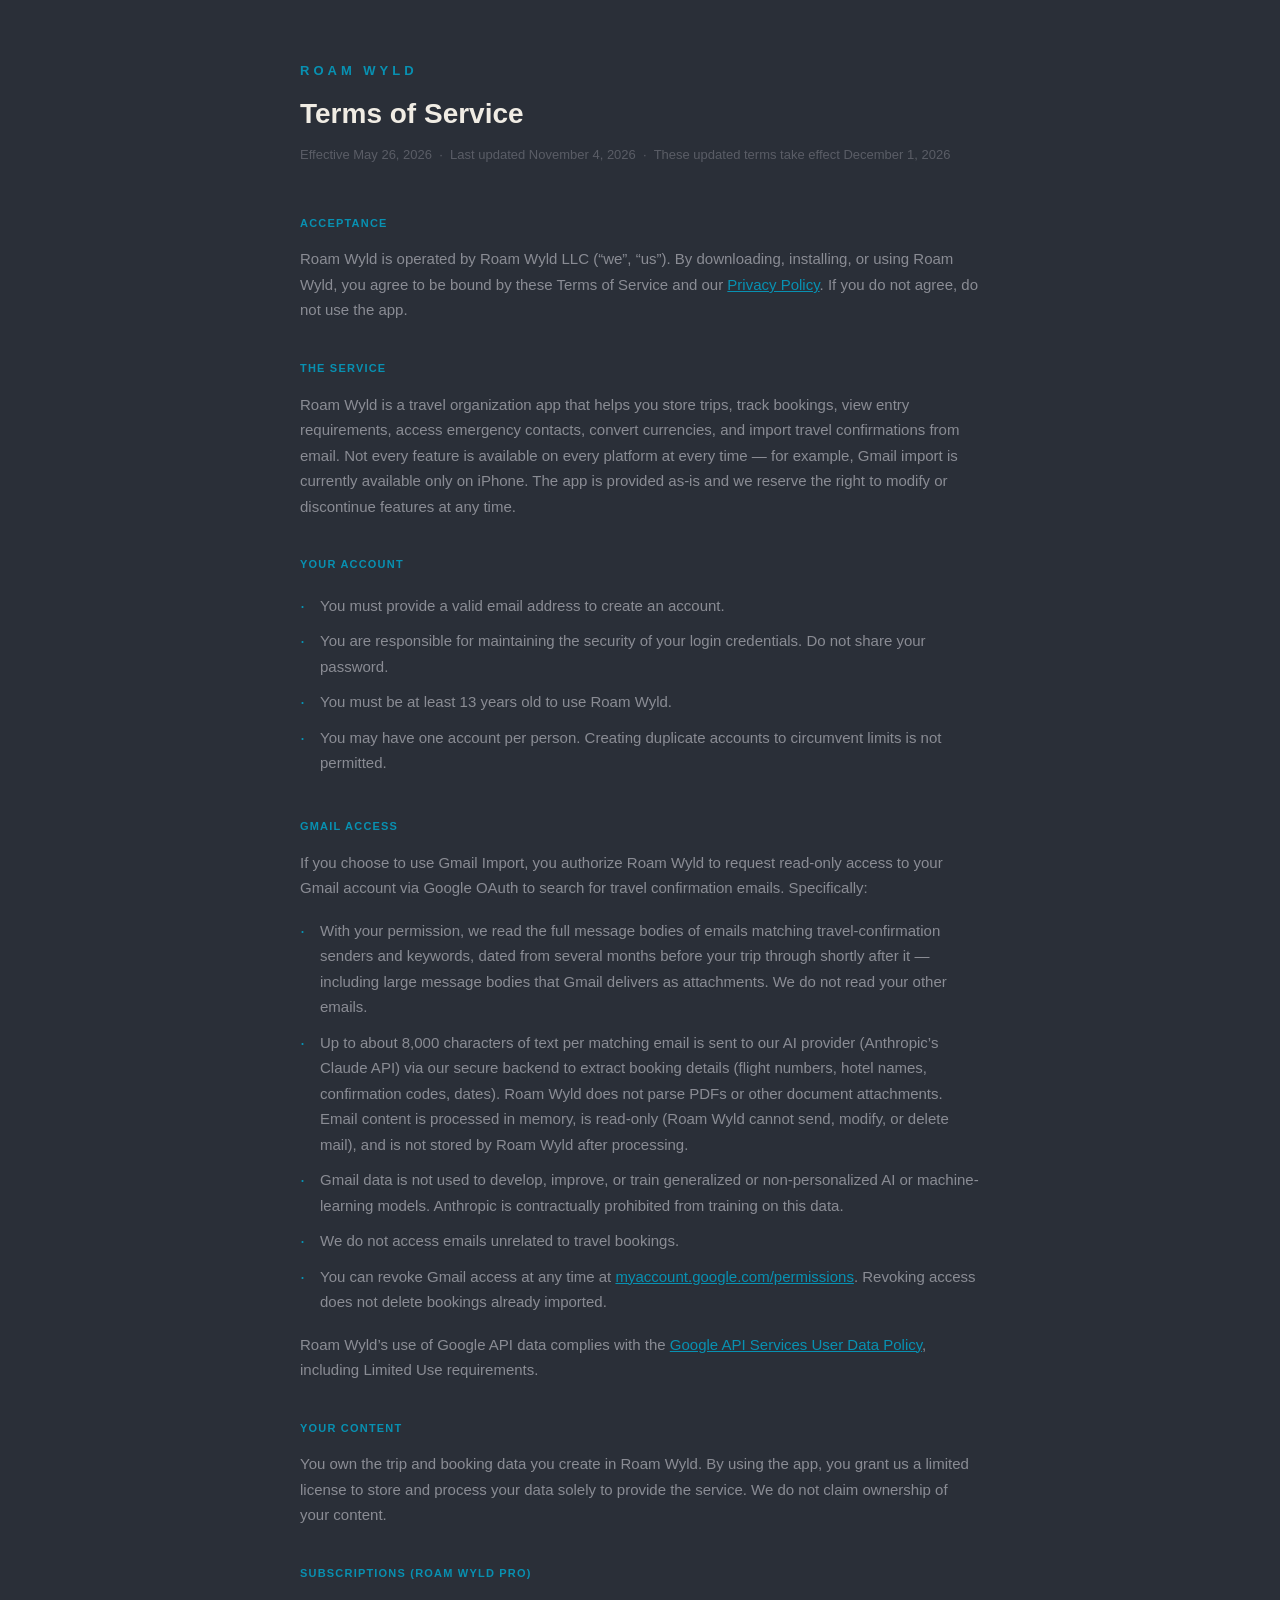
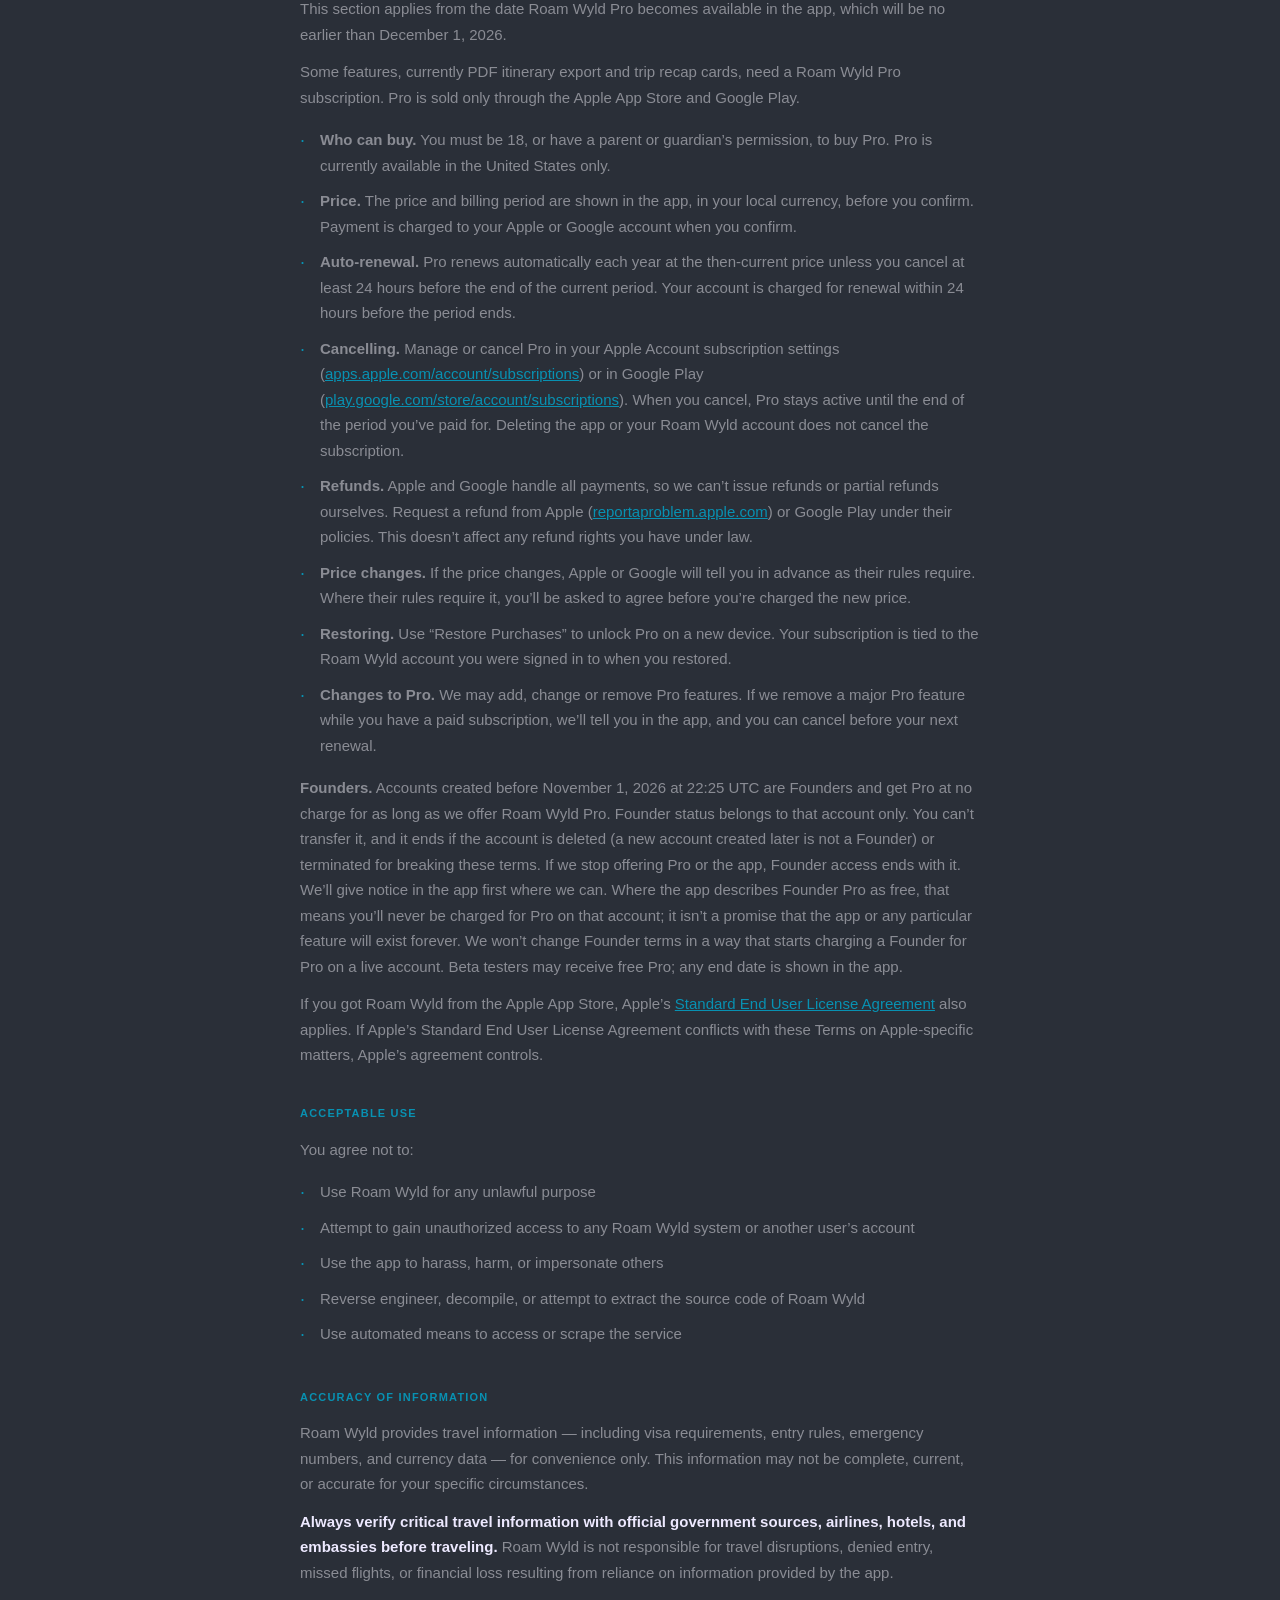
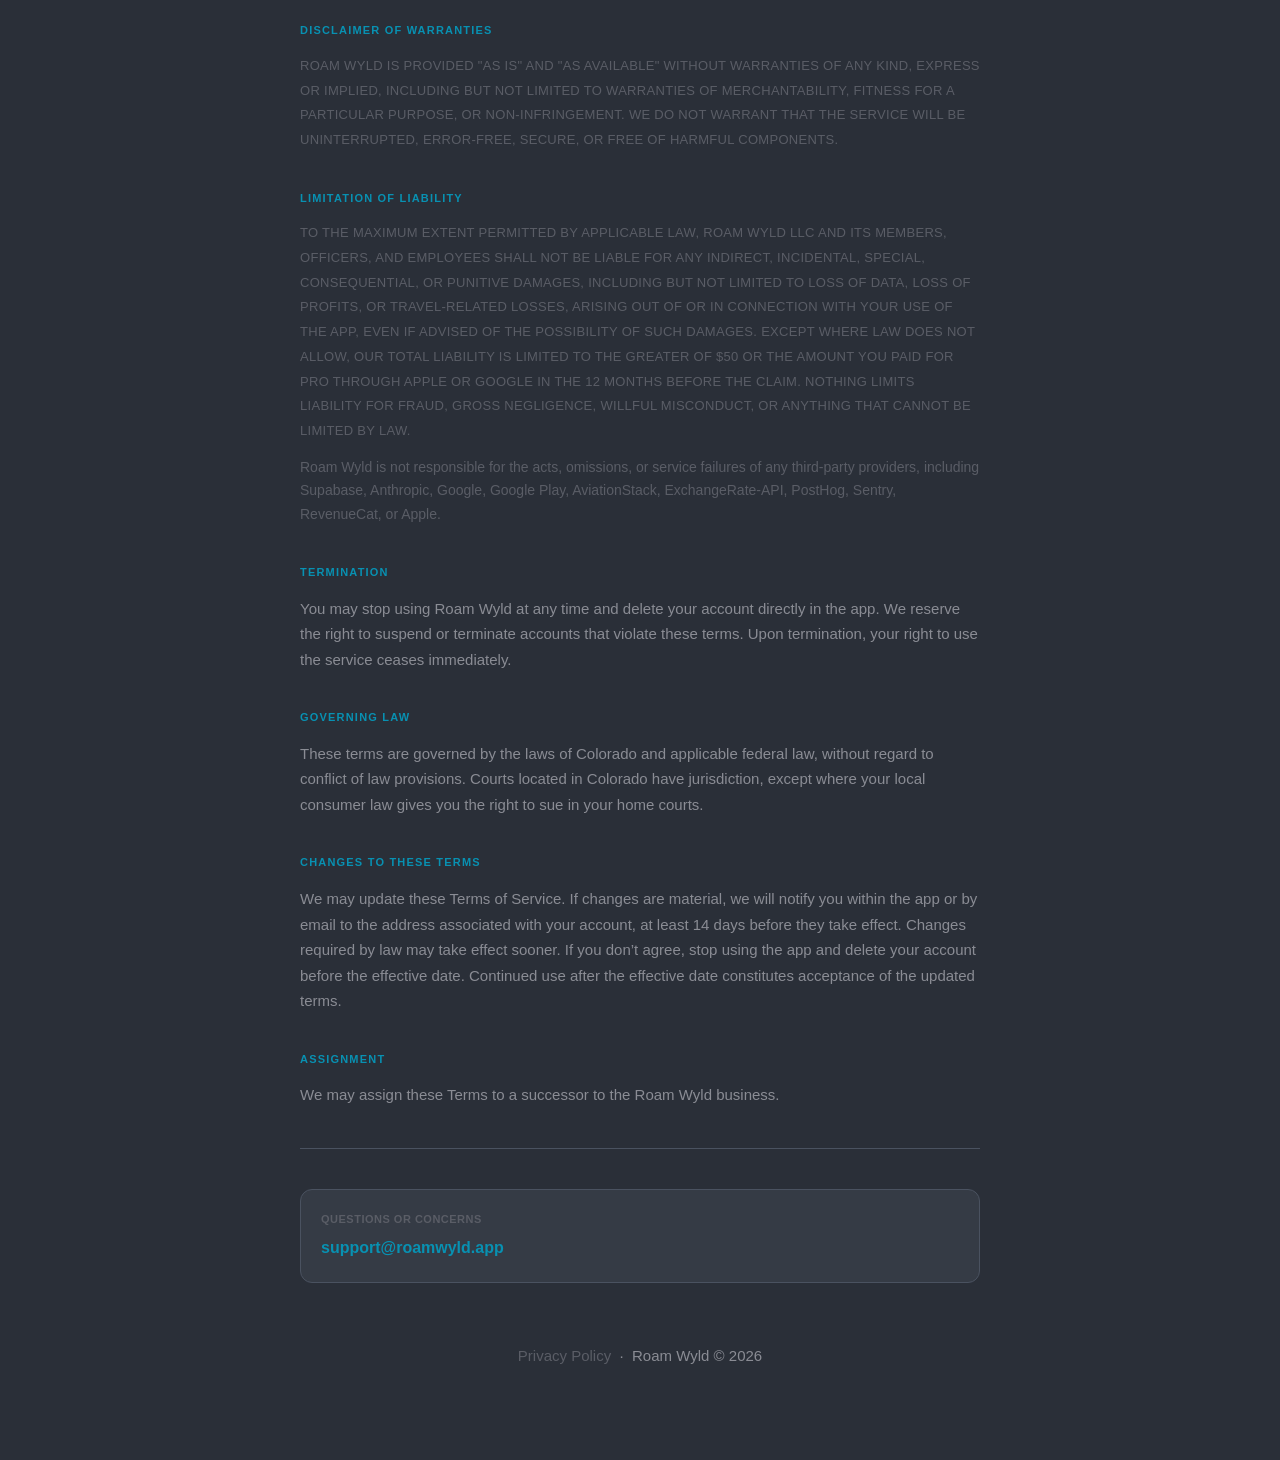
<file: terms.html>
<!DOCTYPE html>
<html lang="en">
<head>
  <meta charset="UTF-8">
  <meta name="viewport" content="width=device-width, initial-scale=1.0">
  <title>Terms of Service — Roam Wyld</title>
  <style>
    *, *::before, *::after { box-sizing: border-box; margin: 0; padding: 0; }
    body {
      font-family: -apple-system, BlinkMacSystemFont, 'Segoe UI', Roboto, sans-serif;
      background: #2a2f38;
      color: #f0ece4;
      line-height: 1.7;
      padding: 0 16px 80px;
    }
    .container { max-width: 680px; margin: 0 auto; padding-top: 60px; }
    .logo { font-size: 13px; font-weight: 800; letter-spacing: 4px; color: #0891b2; text-transform: uppercase; margin-bottom: 8px; }
    h1 { font-size: 28px; font-weight: 800; color: #f0ece4; margin-bottom: 6px; }
    .meta { font-size: 13px; color: #5a5d66; margin-bottom: 48px; }
    h2 { font-size: 11px; font-weight: 700; color: #0891b2; text-transform: uppercase; letter-spacing: 1.2px; margin: 36px 0 14px; }
    p { font-size: 15px; color: #8a8c94; margin-bottom: 12px; }
    ul { padding-left: 0; list-style: none; margin-bottom: 12px; }
    ul li { font-size: 15px; color: #8a8c94; padding: 5px 0 5px 20px; position: relative; }
    ul li::before { content: '·'; position: absolute; left: 0; color: #0891b2; font-size: 18px; line-height: 1.5; }
    .callout { background: #062030; border-left: 3px solid #0891b2; border-radius: 10px; padding: 16px 18px; margin-bottom: 12px; }
    .callout p { margin: 0; font-size: 14px; }
    .disclaimer { font-size: 13px; color: #5a5d66; letter-spacing: 0.3px; line-height: 1.9; }
    .contact-box { background: #353b45; border: 1px solid #4a5260; border-radius: 12px; padding: 20px; margin-top: 20px; }
    .contact-box .label { font-size: 11px; font-weight: 700; color: #5a5d66; text-transform: uppercase; letter-spacing: 0.5px; margin-bottom: 6px; }
    .contact-box a { font-size: 16px; color: #0891b2; font-weight: 600; text-decoration: none; }
    .contact-box a:hover { text-decoration: underline; }
    hr { border: none; border-top: 1px solid #4a5260; margin: 40px 0; }
    footer { margin-top: 60px; font-size: 12px; color: #454850; text-align: center; }
    footer a { color: #5a5d66; text-decoration: none; }
    footer a:hover { text-decoration: underline; }
    a { color: #0891b2; }
  </style>
</head>
<body>
  <div class="container">
    <div class="logo">Roam Wyld</div>
    <h1>Terms of Service</h1>
    <p class="meta">Effective May 26, 2026 &nbsp;&middot;&nbsp; Last updated November 4, 2026 &nbsp;&middot;&nbsp; These updated terms take effect December 1, 2026</p>

    <h2>Acceptance</h2>
    <p>
      Roam Wyld is operated by Roam Wyld LLC (&ldquo;we&rdquo;, &ldquo;us&rdquo;).
      By downloading, installing, or using Roam Wyld, you agree to be bound by these Terms of Service
      and our <a href="privacy.html">Privacy Policy</a>. If you do not agree, do not use the app.
    </p>

    <h2>The Service</h2>
    <p>
      Roam Wyld is a travel organization app that helps you store trips, track bookings, view entry
      requirements, access emergency contacts, convert currencies, and import travel confirmations
      from email. Not every feature is available on every platform at every time — for example,
      Gmail import is currently available only on iPhone. The app is provided
      as-is and we reserve the right to modify or discontinue features at any time.
    </p>

    <h2>Your Account</h2>
    <ul>
      <li>You must provide a valid email address to create an account.</li>
      <li>You are responsible for maintaining the security of your login credentials. Do not share your password.</li>
      <li>You must be at least 13 years old to use Roam Wyld.</li>
      <li>You may have one account per person. Creating duplicate accounts to circumvent limits is not permitted.</li>
    </ul>

    <h2>Gmail Access</h2>
    <p>
      If you choose to use Gmail Import, you authorize Roam Wyld to request read-only access to your
      Gmail account via Google OAuth to search for travel confirmation emails. Specifically:
    </p>
    <ul>
      <li>With your permission, we read the full message bodies of emails matching travel-confirmation senders and keywords, dated from several months before your trip through shortly after it &mdash; including large message bodies that Gmail delivers as attachments. We do not read your other emails.</li>
      <li>Up to about 8,000 characters of text per matching email is sent to our AI provider (Anthropic&rsquo;s Claude API) via our secure backend to extract booking details (flight numbers, hotel names, confirmation codes, dates). Roam Wyld does not parse PDFs or other document attachments. Email content is processed in memory, is read-only (Roam Wyld cannot send, modify, or delete mail), and is not stored by Roam Wyld after processing.</li>
      <li>Gmail data is not used to develop, improve, or train generalized or non-personalized AI or machine-learning models. Anthropic is contractually prohibited from training on this data.</li>
      <li>We do not access emails unrelated to travel bookings.</li>
      <li>
        You can revoke Gmail access at any time at
        <a href="https://myaccount.google.com/permissions">myaccount.google.com/permissions</a>.
        Revoking access does not delete bookings already imported.
      </li>
    </ul>
    <p>
      Roam Wyld&rsquo;s use of Google API data complies with the
      <a href="https://developers.google.com/terms/api-services-user-data-policy">Google API Services User Data Policy</a>,
      including Limited Use requirements.
    </p>

    <h2>Your Content</h2>
    <p>
      You own the trip and booking data you create in Roam Wyld. By using the app, you grant us a
      limited license to store and process your data solely to provide the service.
      We do not claim ownership of your content.
    </p>

    <h2>Subscriptions (Roam Wyld Pro)</h2>
    <p>This section applies from the date Roam Wyld Pro becomes available in the app, which will be no earlier than December 1, 2026.</p>
    <p>Some features, currently PDF itinerary export and trip recap cards, need a Roam Wyld Pro subscription. Pro is sold only through the Apple App Store and Google Play.</p>
    <ul>
      <li><strong>Who can buy.</strong> You must be 18, or have a parent or guardian&rsquo;s permission, to buy Pro. Pro is currently available in the United States only.</li>
      <li><strong>Price.</strong> The price and billing period are shown in the app, in your local currency, before you confirm. Payment is charged to your Apple or Google account when you confirm.</li>
      <li><strong>Auto-renewal.</strong> Pro renews automatically each year at the then-current price unless you cancel at least 24 hours before the end of the current period. Your account is charged for renewal within 24 hours before the period ends.</li>
      <li><strong>Cancelling.</strong> Manage or cancel Pro in your Apple Account subscription settings (<a href="https://apps.apple.com/account/subscriptions">apps.apple.com/account/subscriptions</a>) or in Google Play (<a href="https://play.google.com/store/account/subscriptions">play.google.com/store/account/subscriptions</a>). When you cancel, Pro stays active until the end of the period you&rsquo;ve paid for. Deleting the app or your Roam Wyld account does not cancel the subscription.</li>
      <li><strong>Refunds.</strong> Apple and Google handle all payments, so we can&rsquo;t issue refunds or partial refunds ourselves. Request a refund from Apple (<a href="https://reportaproblem.apple.com">reportaproblem.apple.com</a>) or Google Play under their policies. This doesn&rsquo;t affect any refund rights you have under law.</li>
      <li><strong>Price changes.</strong> If the price changes, Apple or Google will tell you in advance as their rules require. Where their rules require it, you&rsquo;ll be asked to agree before you&rsquo;re charged the new price.</li>
      <li><strong>Restoring.</strong> Use &ldquo;Restore Purchases&rdquo; to unlock Pro on a new device. Your subscription is tied to the Roam Wyld account you were signed in to when you restored.</li>
      <li><strong>Changes to Pro.</strong> We may add, change or remove Pro features. If we remove a major Pro feature while you have a paid subscription, we&rsquo;ll tell you in the app, and you can cancel before your next renewal.</li>
    </ul>
    <p><strong>Founders.</strong> Accounts created before November 1, 2026 at 22:25 UTC are Founders and get Pro at no charge for as long as we offer Roam Wyld Pro. Founder status belongs to that account only. You can&rsquo;t transfer it, and it ends if the account is deleted (a new account created later is not a Founder) or terminated for breaking these terms. If we stop offering Pro or the app, Founder access ends with it. We&rsquo;ll give notice in the app first where we can. Where the app describes Founder Pro as free, that means you&rsquo;ll never be charged for Pro on that account; it isn&rsquo;t a promise that the app or any particular feature will exist forever. We won&rsquo;t change Founder terms in a way that starts charging a Founder for Pro on a live account. Beta testers may receive free Pro; any end date is shown in the app.</p>
    <p>If you got Roam Wyld from the Apple App Store, Apple&rsquo;s <a href="https://www.apple.com/legal/internet-services/itunes/dev/stdeula/">Standard End User License Agreement</a> also applies. If Apple&rsquo;s Standard End User License Agreement conflicts with these Terms on Apple-specific matters, Apple&rsquo;s agreement controls.</p>

    <h2>Acceptable Use</h2>
    <p>You agree not to:</p>
    <ul>
      <li>Use Roam Wyld for any unlawful purpose</li>
      <li>Attempt to gain unauthorized access to any Roam Wyld system or another user&rsquo;s account</li>
      <li>Use the app to harass, harm, or impersonate others</li>
      <li>Reverse engineer, decompile, or attempt to extract the source code of Roam Wyld</li>
      <li>Use automated means to access or scrape the service</li>
    </ul>

    <h2>Accuracy of Information</h2>
    <p>
      Roam Wyld provides travel information &mdash; including visa requirements, entry rules, emergency
      numbers, and currency data &mdash; for convenience only. This information may not be complete,
      current, or accurate for your specific circumstances.
    </p>
    <p>
      <strong style="color:#ede9ff;">
        Always verify critical travel information with official government sources, airlines, hotels,
        and embassies before traveling.
      </strong>
      Roam Wyld is not responsible for travel disruptions, denied entry, missed flights, or financial
      loss resulting from reliance on information provided by the app.
    </p>

    <h2>Disclaimer of Warranties</h2>
    <p class="disclaimer">
      ROAM WYLD IS PROVIDED "AS IS" AND "AS AVAILABLE" WITHOUT WARRANTIES OF ANY KIND, EXPRESS OR
      IMPLIED, INCLUDING BUT NOT LIMITED TO WARRANTIES OF MERCHANTABILITY, FITNESS FOR A PARTICULAR
      PURPOSE, OR NON-INFRINGEMENT. WE DO NOT WARRANT THAT THE SERVICE WILL BE UNINTERRUPTED,
      ERROR-FREE, SECURE, OR FREE OF HARMFUL COMPONENTS.
    </p>

    <h2>Limitation of Liability</h2>
    <p class="disclaimer">
      TO THE MAXIMUM EXTENT PERMITTED BY APPLICABLE LAW, ROAM WYLD LLC AND ITS MEMBERS, OFFICERS, AND EMPLOYEES SHALL NOT BE
      LIABLE FOR ANY INDIRECT, INCIDENTAL, SPECIAL, CONSEQUENTIAL, OR PUNITIVE DAMAGES, INCLUDING
      BUT NOT LIMITED TO LOSS OF DATA, LOSS OF PROFITS, OR TRAVEL-RELATED LOSSES, ARISING OUT OF
      OR IN CONNECTION WITH YOUR USE OF THE APP, EVEN IF ADVISED OF THE POSSIBILITY OF SUCH DAMAGES.
      EXCEPT WHERE LAW DOES NOT ALLOW, OUR TOTAL LIABILITY IS LIMITED TO THE GREATER OF $50 OR THE
      AMOUNT YOU PAID FOR PRO THROUGH APPLE OR GOOGLE IN THE 12 MONTHS BEFORE THE CLAIM. NOTHING LIMITS LIABILITY FOR FRAUD,
      GROSS NEGLIGENCE, WILLFUL MISCONDUCT, OR ANYTHING THAT CANNOT BE LIMITED BY LAW.
    </p>
    <p style="font-size:14px; color:#5a5d66; margin-top:10px;">
      Roam Wyld is not responsible for the acts, omissions, or service failures of any third-party
      providers, including Supabase, Anthropic, Google, Google Play, AviationStack, ExchangeRate-API, PostHog, Sentry, RevenueCat, or Apple.
    </p>

    <h2>Termination</h2>
    <p>
      You may stop using Roam Wyld at any time and delete your account directly in the app.
      We reserve the right to suspend or terminate accounts that violate these terms.
      Upon termination, your right to use the service ceases immediately.
    </p>

    <h2>Governing Law</h2>
    <p>
      These terms are governed by the laws of Colorado and applicable federal law, without regard
      to conflict of law provisions. Courts located in Colorado have jurisdiction, except where your
      local consumer law gives you the right to sue in your home courts.
    </p>

    <h2>Changes to These Terms</h2>
    <p>
      We may update these Terms of Service. If changes are material, we will notify you within the
      app or by email to the address associated with your account, at least 14 days before they
      take effect. Changes required by law may take effect sooner. If you don&rsquo;t agree, stop
      using the app and delete your account before the effective date. Continued use after the
      effective date constitutes acceptance of the updated terms.
    </p>

    <h2>Assignment</h2>
    <p>We may assign these Terms to a successor to the Roam Wyld business.</p>

    <hr>

    <div class="contact-box">
      <div class="label">Questions or concerns</div>
      <a href="mailto:support@roamwyld.app">support@roamwyld.app</a>
    </div>

    <footer>
      <p style="margin-top:40px;">
        <a href="privacy.html">Privacy Policy</a> &nbsp;&middot;&nbsp; Roam Wyld &copy; 2026
      </p>
    </footer>
  </div>
</body>
</html>
</file>
<file: style.css>
*, *::before, *::after { box-sizing: border-box; margin: 0; padding: 0; }

:root {
  --primary: #D97706;
  --primary-dark: #B45309;
  --primary-light: #FEF3C7;
  --hero: #1A1E26;
  --hero2: #252A34;
  --bg: #FFFFFF;
  --bg-alt: #FAFAF8;
  --text: #111827;
  --text-muted: #6B7280;
  --text-light: #9CA3AF;
  --border: #E5E7EB;
  --success: #10B981;
  --success-bg: #ECFDF5;
  --radius: 12px;
  --shadow: 0 4px 24px rgba(217,119,6,0.12);
  --shadow-sm: 0 2px 8px rgba(0,0,0,0.07);
}

html { scroll-behavior: smooth; }
body { font-family: -apple-system, BlinkMacSystemFont, 'Segoe UI', Roboto, sans-serif; color: var(--text); background: var(--bg); line-height: 1.6; }

a { color: var(--primary); text-decoration: none; }
a:hover { text-decoration: underline; }

/* TOP BANNER */
.top-banner {
  background: #1A1E26;
  color: #94a3b8;
  text-align: center;
  padding: 10px 16px;
  font-size: 14px;
}
.top-banner a { color: #FCD34D; font-weight: 600; }
.top-banner a:hover { text-decoration: underline; }

/* NAV */
nav {
  position: sticky; top: 0; z-index: 100;
  background: rgba(255,255,255,0.95); backdrop-filter: blur(12px);
  border-bottom: 1px solid var(--border);
  padding: 0 24px;
}
.nav-inner {
  max-width: 1100px; margin: 0 auto;
  display: flex; align-items: center; justify-content: space-between;
  height: 64px;
}
.nav-logo { display: flex; align-items: center; gap: 10px; font-weight: 800; font-size: 18px; letter-spacing: 2px; color: var(--text); text-decoration: none; }
.nav-icon { width: 28px; height: 28px; border-radius: 6px; flex-shrink: 0; }
.nav-links { display: flex; gap: 32px; align-items: center; }
.nav-links a { font-size: 14px; font-weight: 500; color: var(--text-muted); text-decoration: none; }
.nav-links a:hover { color: var(--text); }
.nav-cta {
  background: var(--primary); color: #fff !important;
  padding: 10px 20px; border-radius: 8px; font-weight: 600;
}
.nav-cta:hover { background: var(--primary-dark); text-decoration: none !important; }

/* HERO */
.hero {
  background: linear-gradient(135deg, var(--hero) 0%, var(--hero2) 100%);
  color: #fff; text-align: center; padding: 80px 24px 0;
  overflow: hidden;
}
.hero-badge {
  display: inline-block; background: rgba(217,119,6,0.2); color: #FCD34D;
  font-size: 12px; font-weight: 700; letter-spacing: 1.5px; text-transform: uppercase;
  padding: 6px 16px; border-radius: 20px; margin-bottom: 24px;
  border: 1px solid rgba(217,119,6,0.4);
}
.hero h1 { font-size: clamp(36px, 6vw, 64px); font-weight: 800; line-height: 1.1; margin-bottom: 20px; letter-spacing: -1px; }
.hero h1 span { color: #FCD34D; }
.hero > p { font-size: clamp(16px, 2.5vw, 20px); color: #94A3B8; max-width: 520px; margin: 0 auto 36px; }

/* HERO FORM / BETA CTA */
.hero-form { display: flex; flex-direction: column; align-items: center; gap: 14px; margin-bottom: 64px; }
.btn-beta {
  display: inline-block;
  background: #fff; color: var(--primary) !important;
  padding: 16px 32px; border-radius: 10px;
  font-weight: 700; font-size: 16px;
  text-decoration: none !important;
  box-shadow: 0 8px 32px rgba(0,0,0,0.3);
  transition: transform 0.15s, box-shadow 0.15s;
}
.btn-beta:hover { transform: translateY(-2px); box-shadow: 0 12px 40px rgba(0,0,0,0.4); text-decoration: none !important; }
.btn-beta-white { background: #fff; color: var(--primary) !important; }
.hero-meta { font-size: 13px; color: #64748B; }

/* SCREENSHOTS */
.screenshots-strip {
  display: flex;
  align-items: flex-end;
  justify-content: center;
  gap: 16px;
}
.screenshot-phone {
  border-radius: 22px;
  overflow: hidden;
  flex-shrink: 0;
  box-shadow: 0 24px 80px rgba(0,0,0,0.55);
}
.screenshot-phone img { display: block; width: 100%; height: auto; }
.screenshot-primary { width: 190px; }
.screenshot-secondary { width: 162px; transform: translateY(18px); opacity: 0.8; }

/* SECTIONS */
section { padding: 80px 24px; }
.section-inner { max-width: 1100px; margin: 0 auto; }
.section-label { font-size: 12px; font-weight: 700; letter-spacing: 2px; text-transform: uppercase; color: var(--primary); margin-bottom: 12px; }
.section-title { font-size: clamp(28px, 4vw, 40px); font-weight: 800; letter-spacing: -0.5px; margin-bottom: 16px; }
.section-sub { font-size: 17px; color: var(--text-muted); max-width: 560px; margin-bottom: 56px; }

/* FEATURES */
.features-bg { background: var(--bg-alt); }
.features-grid { display: grid; grid-template-columns: repeat(auto-fit, minmax(300px, 1fr)); gap: 24px; }
.feature-card {
  background: var(--bg); border-radius: var(--radius); padding: 28px;
  border: 1px solid var(--border); box-shadow: var(--shadow-sm);
  transition: box-shadow 0.2s, transform 0.2s;
}
.feature-card:hover { box-shadow: var(--shadow); transform: translateY(-2px); }
.feature-card h3 { font-size: 18px; font-weight: 700; margin-bottom: 10px; }
.feature-card p { font-size: 14px; color: var(--text-muted); line-height: 1.65; margin-bottom: 14px; }
.feature-badge {
  display: inline-block; font-size: 11px; font-weight: 700;
  padding: 3px 10px; border-radius: 20px;
}
.badge-free { background: var(--success-bg); color: var(--success); }
.badge-pro { background: var(--primary-light); color: var(--primary); }

/* HOW IT WORKS */
.steps { display: grid; grid-template-columns: repeat(auto-fit, minmax(240px, 1fr)); gap: 32px; margin-top: 56px; }
.step { text-align: center; }
.step-number {
  width: 48px; height: 48px; border-radius: 50%;
  background: var(--primary-light); color: var(--primary);
  font-weight: 800; font-size: 20px;
  display: flex; align-items: center; justify-content: center;
  margin: 0 auto 20px;
}
.step h3 { font-size: 18px; font-weight: 700; margin-bottom: 8px; }
.step p { font-size: 14px; color: var(--text-muted); }

/* PRICING */
.pricing-bg { background: var(--bg-alt); }
.pricing-grid { display: grid; grid-template-columns: repeat(auto-fit, minmax(300px, 1fr)); gap: 24px; max-width: 720px; margin: 0 auto; }
.pricing-card {
  background: var(--bg); border-radius: var(--radius);
  padding: 32px; border: 1px solid var(--border);
}
.pricing-card.featured {
  border-color: var(--primary); box-shadow: var(--shadow);
  position: relative;
}
.pricing-badge {
  position: absolute; top: -12px; left: 50%; transform: translateX(-50%);
  background: var(--primary); color: #fff;
  font-size: 11px; font-weight: 700; padding: 4px 14px; border-radius: 20px; white-space: nowrap;
}
.pricing-name { font-size: 14px; font-weight: 700; color: var(--text-muted); text-transform: uppercase; letter-spacing: 1px; margin-bottom: 8px; }
.pricing-price { font-size: 40px; font-weight: 800; margin-bottom: 4px; }
.pricing-price span { font-size: 16px; font-weight: 400; color: var(--text-muted); }
.pricing-annual { font-size: 13px; color: var(--success); font-weight: 600; margin-bottom: 24px; }
.pricing-features { list-style: none; margin-bottom: 28px; }
.pricing-features li { display: flex; align-items: flex-start; gap: 10px; font-size: 14px; padding: 7px 0; border-bottom: 1px solid var(--border); }
.pricing-features li:last-child { border-bottom: none; }
.check { color: var(--success); font-weight: 700; flex-shrink: 0; }
.pricing-btn {
  display: block; text-align: center; padding: 14px;
  border-radius: 10px; font-weight: 700; font-size: 15px;
  text-decoration: none !important; transition: opacity 0.15s;
}
.pricing-btn-primary { background: var(--primary); color: #fff !important; }
.pricing-btn-primary:hover { opacity: 0.9; }
.pricing-btn-secondary { background: var(--bg-alt); color: var(--text) !important; border: 1px solid var(--border); }
.pricing-trial { font-size: 12px; color: var(--text-light); text-align: center; margin-top: 10px; }

/* FAQ PREVIEW */
.faq-list { max-width: 720px; margin-top: 40px; }
.faq-item { border-bottom: 1px solid var(--border); padding: 24px 0; }
.faq-item:first-child { border-top: 1px solid var(--border); }
.faq-q { font-size: 16px; font-weight: 700; margin-bottom: 10px; }
.faq-a { font-size: 14px; color: var(--text-muted); line-height: 1.7; }

/* FOUNDER */
.founder-section { max-width: 680px; }
.founder-section p { font-size: 17px; line-height: 1.85; color: #374151; margin-bottom: 16px; }
.founder-sig { font-size: 15px; color: var(--text-muted); font-style: italic; }

/* CTA BAND */
.cta-band {
  background: linear-gradient(135deg, #C07010 0%, #92400E 100%);
  text-align: center; padding: 80px 24px; color: #fff;
}
.cta-band h2 { font-size: clamp(28px, 4vw, 40px); font-weight: 800; margin-bottom: 12px; }
.cta-band > p { font-size: 17px; color: rgba(255,255,255,0.75); margin-bottom: 28px; }

/* FOOTER */
footer {
  background: var(--hero); color: #94A3B8;
  padding: 48px 24px 32px;
}
.footer-inner { max-width: 1100px; margin: 0 auto; }
.footer-top { display: flex; justify-content: space-between; align-items: flex-start; flex-wrap: wrap; gap: 32px; margin-bottom: 40px; }
.footer-brand .logo { font-weight: 800; letter-spacing: 2px; font-size: 16px; color: #FCD34D; }
.footer-brand p { font-size: 13px; margin-top: 8px; max-width: 260px; }
.footer-links h4 { font-size: 12px; font-weight: 700; text-transform: uppercase; letter-spacing: 1px; color: #fff; margin-bottom: 12px; }
.footer-links ul { list-style: none; }
.footer-links ul li { margin-bottom: 8px; }
.footer-links ul a { font-size: 13px; color: #94A3B8; text-decoration: none; }
.footer-links ul a:hover { color: #fff; }
.footer-bottom { border-top: 1px solid rgba(255,255,255,0.08); padding-top: 24px; display: flex; justify-content: space-between; flex-wrap: wrap; gap: 12px; font-size: 12px; }

/* PAGE HERO */
.page-hero { background: var(--bg-alt); padding: 64px 24px 48px; border-bottom: 1px solid var(--border); text-align: center; }
.page-hero h1 { font-size: clamp(28px, 4vw, 44px); font-weight: 800; letter-spacing: -0.5px; margin-bottom: 12px; }
.page-hero p { font-size: 17px; color: var(--text-muted); max-width: 480px; margin: 0 auto; }

/* SUPPORT DOCS */
.doc-grid { display: grid; grid-template-columns: repeat(auto-fit, minmax(280px, 1fr)); gap: 20px; margin-bottom: 60px; }
.doc-card { border: 1px solid var(--border); border-radius: var(--radius); padding: 24px; background: var(--bg); }
.doc-card h3 { font-size: 17px; font-weight: 700; margin-bottom: 8px; }
.doc-card p { font-size: 13px; color: var(--text-muted); }
.doc-section { margin-bottom: 48px; }
.doc-section h2 { font-size: 22px; font-weight: 700; margin-bottom: 20px; padding-bottom: 12px; border-bottom: 2px solid var(--primary-light); }
.doc-step { display: flex; gap: 16px; margin-bottom: 16px; }
.doc-step-num { width: 28px; height: 28px; border-radius: 50%; background: var(--primary); color: #fff; font-size: 13px; font-weight: 700; display: flex; align-items: center; justify-content: center; flex-shrink: 0; margin-top: 2px; }
.doc-step-body h4 { font-size: 15px; font-weight: 700; margin-bottom: 4px; }
.doc-step-body p { font-size: 14px; color: var(--text-muted); }
.callout { background: var(--primary-light); border-left: 4px solid var(--primary); border-radius: 0 var(--radius) var(--radius) 0; padding: 16px 20px; margin: 16px 0; }
.callout p { font-size: 14px; color: var(--primary-dark); margin: 0; }
.callout strong { color: var(--primary-dark); }

/* CONTACT */
.contact-box { background: var(--bg-alt); border: 1px solid var(--border); border-radius: var(--radius); padding: 32px; max-width: 480px; margin-top: 32px; }
.contact-box h3 { font-size: 20px; font-weight: 700; margin-bottom: 8px; }
.contact-box p { font-size: 14px; color: var(--text-muted); margin-bottom: 20px; }
.contact-email { display: inline-block; background: var(--primary); color: #fff; padding: 12px 24px; border-radius: 8px; font-weight: 600; font-size: 15px; text-decoration: none; }
.contact-email:hover { background: var(--primary-dark); text-decoration: none; }

@media (max-width: 640px) {
  .nav-links .nav-link-hide { display: none; }
  .footer-top { flex-direction: column; }
  .pricing-grid { grid-template-columns: 1fr; }
  .screenshot-secondary { display: none; }
  .screenshot-primary { width: 220px; }
}
</file>
